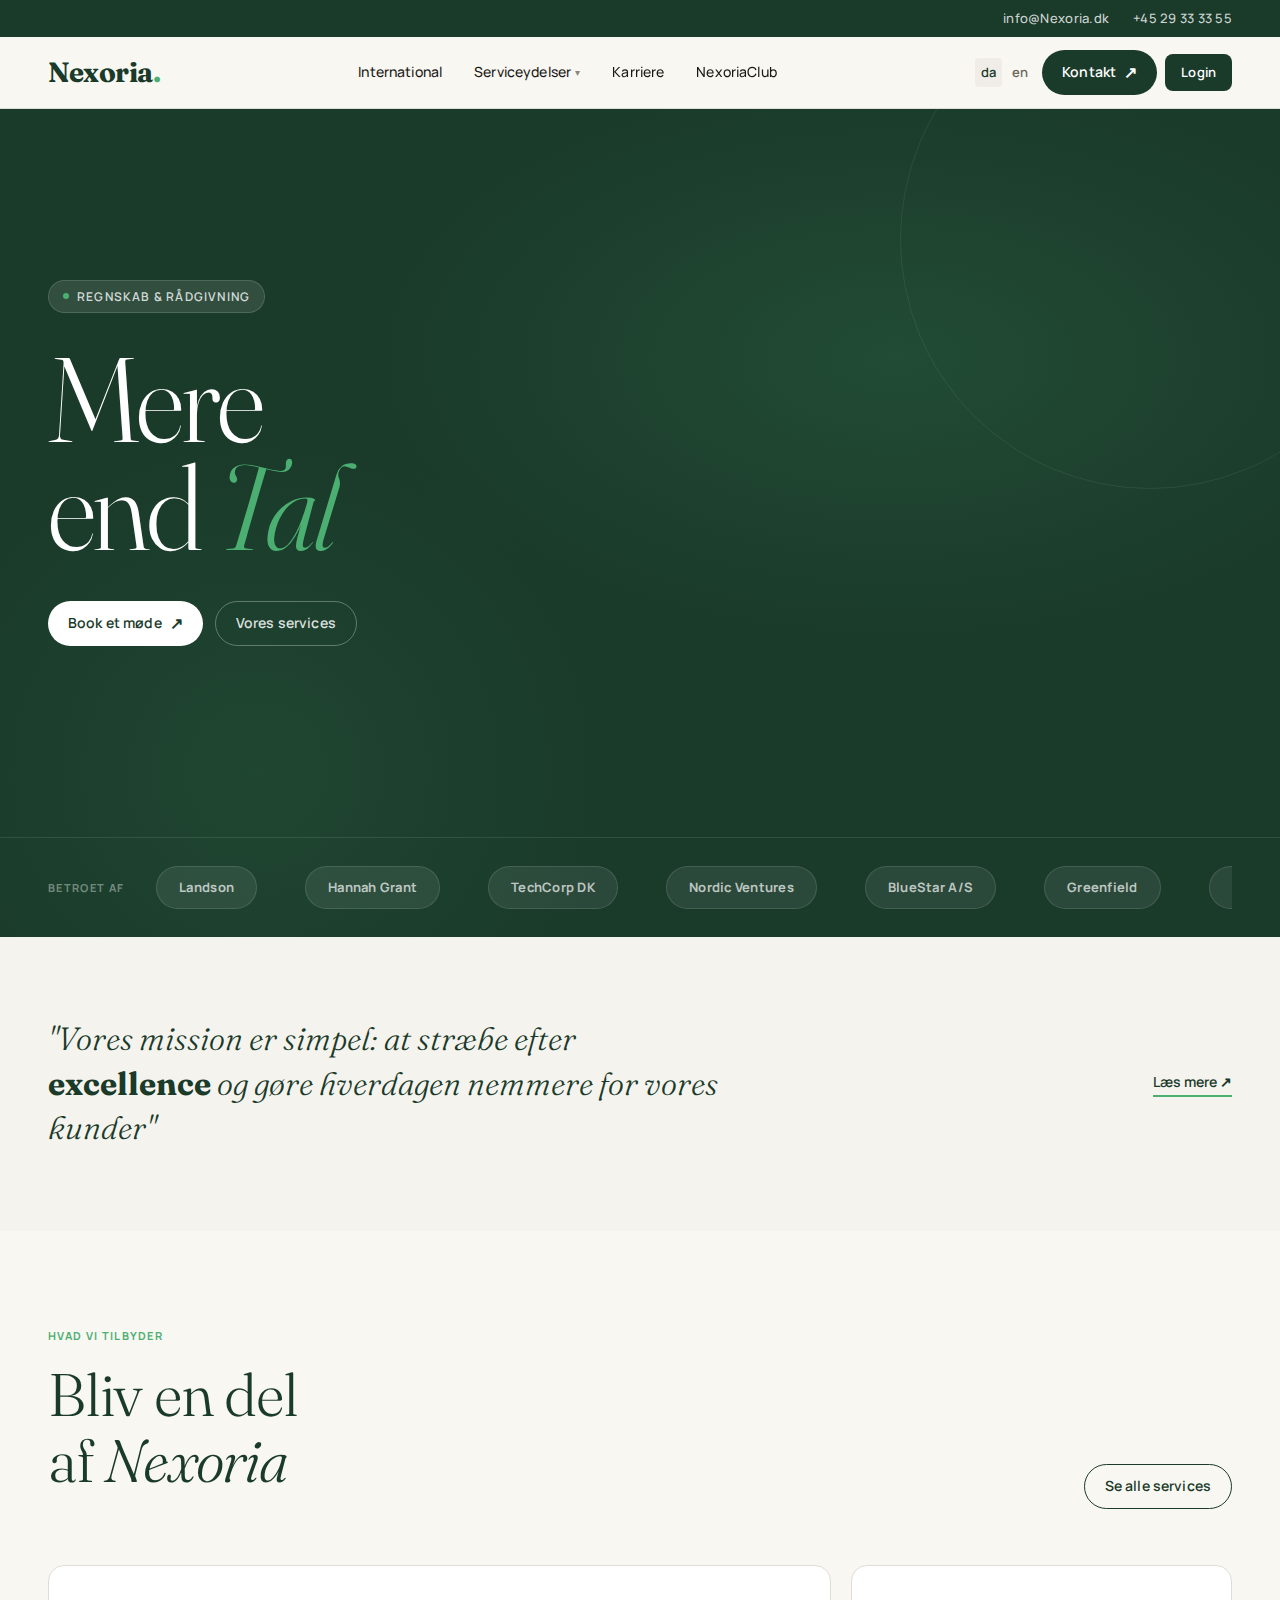
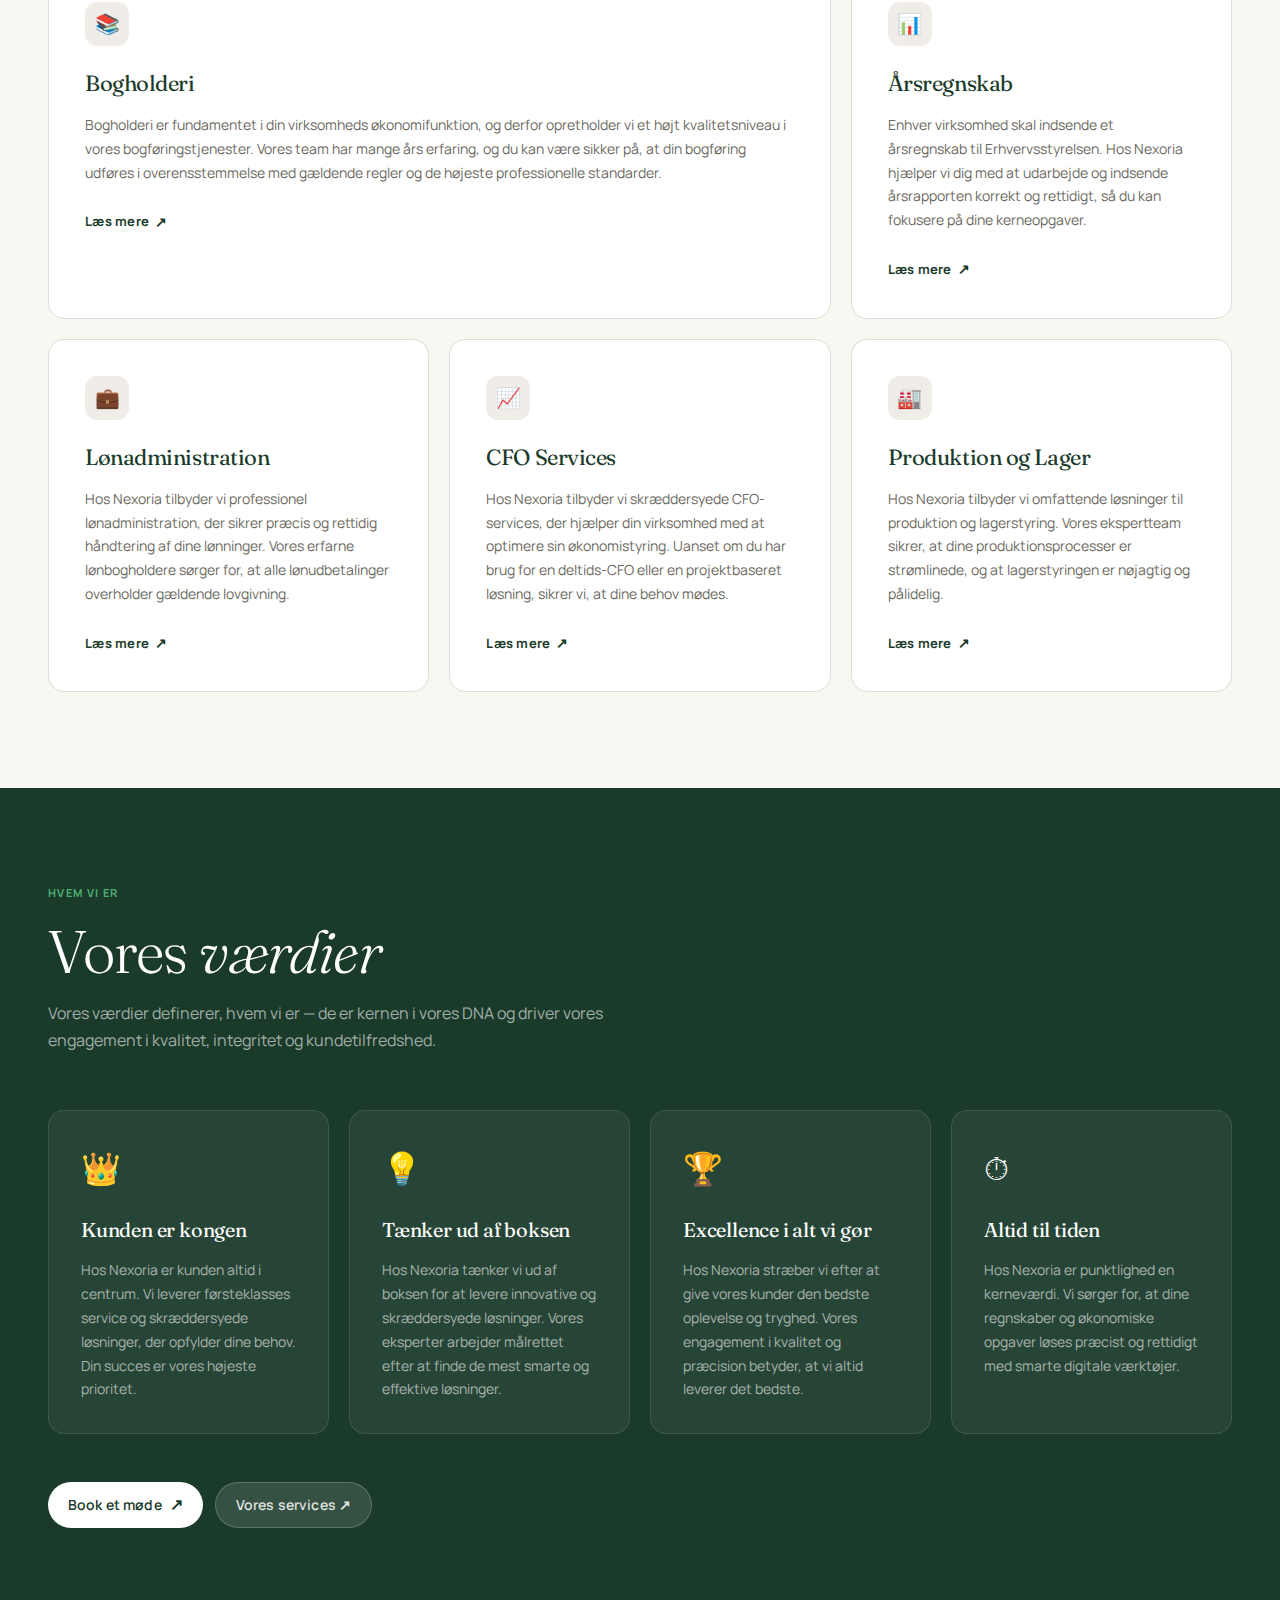
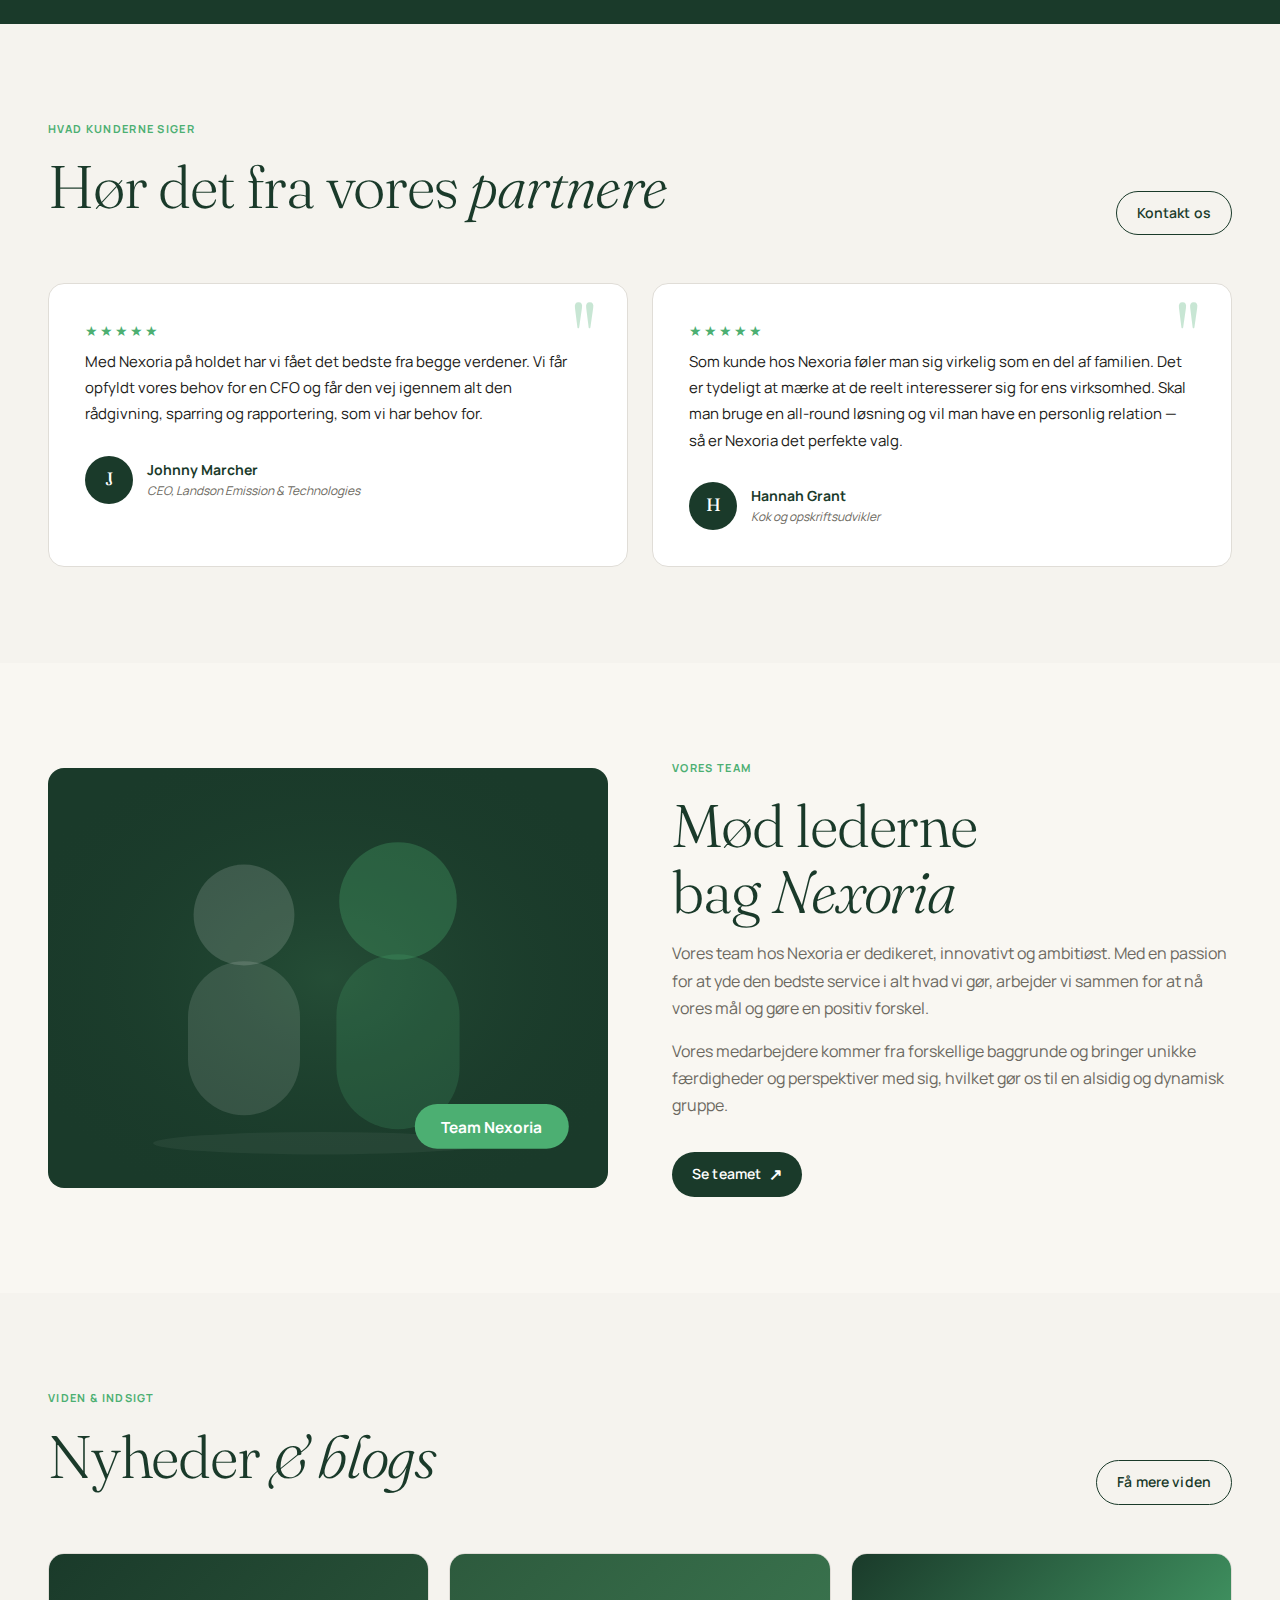
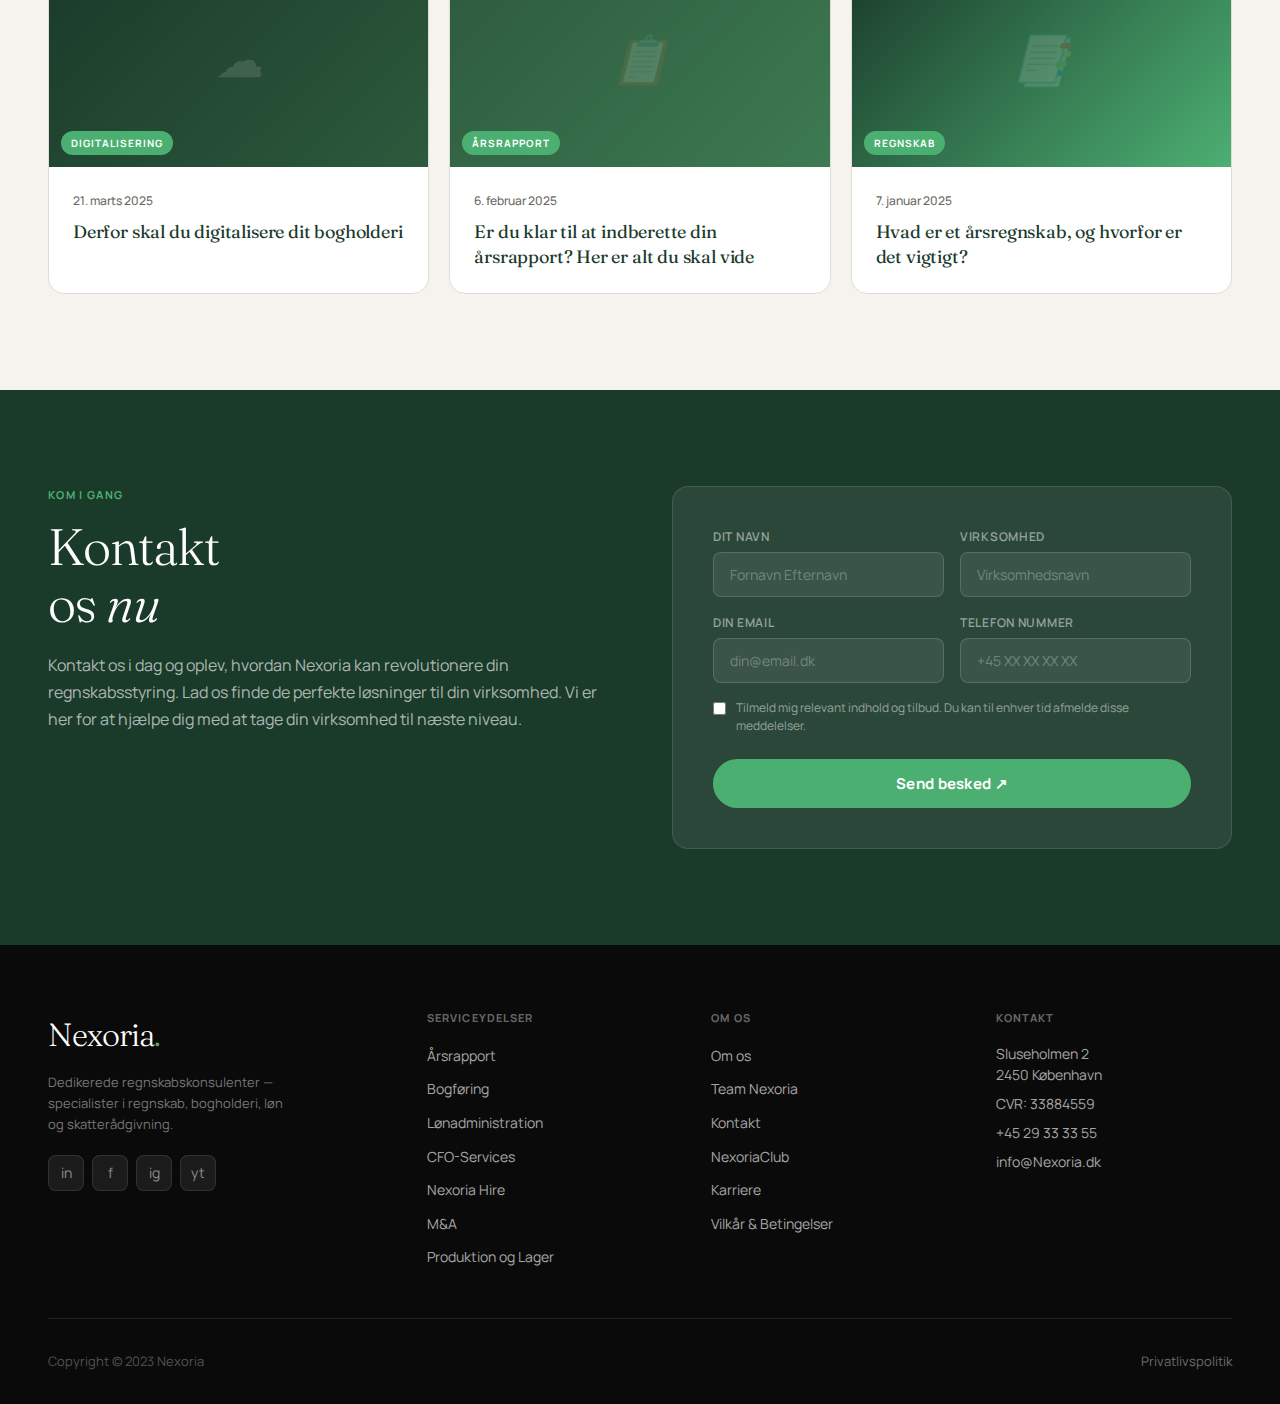
<file: Mockups/Nexoria/mockup-1.html>
<!DOCTYPE html>
<html lang="da">
<head>
<meta charset="UTF-8">
<meta name="viewport" content="width=device-width, initial-scale=1.0">
<title>Nexoria - Specialister i Regnskab, Bogholderi, Løn og Skatterådgivning</title>
<link rel="preconnect" href="https://fonts.googleapis.com">
<link rel="preconnect" href="https://fonts.gstatic.com" crossorigin>
<link href="https://fonts.googleapis.com/css2?family=Neue+Haas+Grotesk+Display+Pro:wght@400;500;600&family=DM+Sans:ital,opsz,wght@0,9..40,300;0,9..40,400;0,9..40,500;0,9..40,600;1,9..40,300&display=swap" rel="stylesheet">
<link href="https://fonts.googleapis.com/css2?family=Manrope:wght@300;400;500;600;700;800&family=Fraunces:ital,opsz,wght@0,9..144,300;0,9..144,400;0,9..144,700;1,9..144,300;1,9..144,400&display=swap" rel="stylesheet">

<style>
  *, *::before, *::after { box-sizing: border-box; margin: 0; padding: 0; }

  :root {
    --black: #0a0a0a;
    --white: #ffffff;
    --off-white: #f5f3ee;
    --cream: #f9f7f2;
    --green: #1a3a2a;
    --green-mid: #2d5a3d;
    --green-light: #3d7a52;
    --green-accent: #4CAF72;
    --gray-100: #f0ede8;
    --gray-200: #e0ddd7;
    --gray-400: #9a9690;
    --gray-600: #5a5650;
    --text: #1a1916;
    --text-muted: #6b6860;
    --font-display: 'Fraunces', serif;
    --font-body: 'Manrope', sans-serif;
    --radius: 16px;
    --radius-sm: 8px;
  }

  html { scroll-behavior: smooth; }

  body {
    font-family: var(--font-body);
    background: var(--cream);
    color: var(--text);
    line-height: 1.6;
    overflow-x: hidden;
  }

  /* ── TOP BAR ── */
  .topbar {
    background: var(--green);
    color: rgba(255,255,255,0.7);
    display: flex;
    justify-content: flex-end;
    align-items: center;
    gap: 24px;
    padding: 8px 48px;
    font-size: 13px;
    font-weight: 500;
    letter-spacing: 0.02em;
  }
  .topbar a { color: rgba(255,255,255,0.8); text-decoration: none; transition: color .2s; }
  .topbar a:hover { color: #fff; }

  /* ── NAVBAR ── */
  nav {
    position: sticky;
    top: 0;
    z-index: 100;
    background: var(--cream);
    border-bottom: 1px solid var(--gray-200);
    display: flex;
    align-items: center;
    justify-content: space-between;
    padding: 0 48px;
    height: 72px;
    backdrop-filter: blur(12px);
  }

  .nav-logo {
    font-family: var(--font-display);
    font-size: 28px;
    font-weight: 700;
    color: var(--green);
    text-decoration: none;
    letter-spacing: -0.5px;
  }
  .nav-logo span { color: var(--green-accent); }

  .nav-links {
    display: flex;
    align-items: center;
    gap: 4px;
    list-style: none;
  }
  .nav-links > li { position: relative; }
  .nav-links > li > a {
    display: flex;
    align-items: center;
    gap: 4px;
    padding: 8px 14px;
    font-size: 14px;
    font-weight: 500;
    color: var(--text);
    text-decoration: none;
    border-radius: var(--radius-sm);
    transition: background .2s, color .2s;
    letter-spacing: 0.01em;
  }
  .nav-links > li > a:hover { background: var(--gray-100); }
  .nav-links > li > a .chevron { font-size: 10px; opacity: 0.5; }

  /* Dropdown */
  .dropdown {
    position: absolute;
    top: calc(100% + 8px);
    left: 0;
    background: var(--white);
    border: 1px solid var(--gray-200);
    border-radius: var(--radius);
    padding: 8px;
    min-width: 220px;
    box-shadow: 0 12px 40px rgba(0,0,0,0.12);
    opacity: 0;
    pointer-events: none;
    transform: translateY(-8px);
    transition: opacity .2s, transform .2s;
  }
  .nav-links > li:hover .dropdown {
    opacity: 1;
    pointer-events: all;
    transform: translateY(0);
  }
  .dropdown-header {
    font-size: 10px;
    font-weight: 700;
    letter-spacing: 0.12em;
    text-transform: uppercase;
    color: var(--gray-400);
    padding: 8px 12px 4px;
  }
  .dropdown a {
    display: block;
    padding: 8px 12px;
    font-size: 14px;
    font-weight: 500;
    color: var(--text);
    text-decoration: none;
    border-radius: 8px;
    transition: background .15s;
  }
  .dropdown a:hover { background: var(--gray-100); }

  .nav-right {
    display: flex;
    align-items: center;
    gap: 8px;
  }
  .nav-lang {
    display: flex;
    align-items: center;
    gap: 4px;
    font-size: 13px;
    font-weight: 600;
  }
  .nav-lang a { color: var(--text-muted); text-decoration: none; padding: 4px 6px; border-radius: 4px; transition: background .2s; }
  .nav-lang a.active { color: var(--green); background: var(--gray-100); }
  .nav-lang a:hover { background: var(--gray-100); }

  .btn {
    display: inline-flex;
    align-items: center;
    gap: 8px;
    font-family: var(--font-body);
    font-size: 14px;
    font-weight: 600;
    padding: 10px 20px;
    border-radius: 100px;
    text-decoration: none;
    cursor: pointer;
    border: none;
    transition: all .22s cubic-bezier(.4,0,.2,1);
    letter-spacing: 0.01em;
  }
  .btn-primary {
    background: var(--green);
    color: var(--white);
  }
  .btn-primary:hover { background: var(--green-mid); transform: translateY(-1px); box-shadow: 0 6px 20px rgba(26,58,42,0.3); }

  .btn-outline {
    background: transparent;
    color: var(--green);
    border: 1.5px solid var(--green);
  }
  .btn-outline:hover { background: var(--green); color: white; }

  .btn-white {
    background: var(--white);
    color: var(--green);
  }
  .btn-white:hover { background: var(--cream); transform: translateY(-1px); }

  .btn-arrow::after { content: '↗'; font-size: 16px; }

  .btn-login {
    background: var(--green);
    color: white;
    border-radius: var(--radius-sm);
    padding: 8px 16px;
    font-size: 13px;
    font-weight: 600;
  }
  .btn-login:hover { background: var(--green-mid); }

  /* ── HERO ── */
  .hero {
    background: var(--green);
    color: var(--white);
    min-height: 92vh;
    display: grid;
    grid-template-rows: 1fr auto;
    position: relative;
    overflow: hidden;
  }

  .hero::before {
    content: '';
    position: absolute;
    inset: 0;
    background:
      radial-gradient(ellipse 60% 50% at 70% 30%, rgba(77,175,114,0.15) 0%, transparent 70%),
      radial-gradient(ellipse 40% 60% at 20% 80%, rgba(77,175,114,0.1) 0%, transparent 70%);
    pointer-events: none;
  }

  /* Decorative circles */
  .hero::after {
    content: '';
    position: absolute;
    right: -120px;
    top: -120px;
    width: 500px;
    height: 500px;
    border-radius: 50%;
    border: 1px solid rgba(255,255,255,0.07);
    pointer-events: none;
  }

  .hero-inner {
    position: relative;
    z-index: 1;
    display: flex;
    flex-direction: column;
    justify-content: center;
    align-items: flex-start;
    padding: 80px 48px 40px;
    max-width: 800px;
  }

  .hero-tag {
    display: inline-flex;
    align-items: center;
    gap: 8px;
    background: rgba(255,255,255,0.1);
    border: 1px solid rgba(255,255,255,0.15);
    color: rgba(255,255,255,0.8);
    font-size: 12px;
    font-weight: 600;
    letter-spacing: 0.1em;
    text-transform: uppercase;
    padding: 6px 14px;
    border-radius: 100px;
    margin-bottom: 32px;
  }
  .hero-tag .dot { width: 6px; height: 6px; border-radius: 50%; background: var(--green-accent); }

  .hero h1 {
    font-family: var(--font-display);
    font-size: clamp(64px, 10vw, 120px);
    font-weight: 300;
    line-height: 0.9;
    letter-spacing: -0.03em;
    margin-bottom: 40px;
    color: var(--white);
  }
  .hero h1 em {
    font-style: italic;
    color: var(--green-accent);
  }

  .hero-cta { display: flex; gap: 12px; flex-wrap: wrap; margin-bottom: 60px; }

  /* Trusted by logos */
  .trusted-strip {
    position: relative;
    z-index: 1;
    border-top: 1px solid rgba(255,255,255,0.1);
    padding: 28px 48px;
    display: flex;
    align-items: center;
    gap: 32px;
    overflow: hidden;
  }
  .trusted-label {
    font-size: 11px;
    font-weight: 700;
    letter-spacing: 0.12em;
    text-transform: uppercase;
    color: rgba(255,255,255,0.4);
    white-space: nowrap;
    flex-shrink: 0;
  }
  .logos-track-wrap { overflow: hidden; flex: 1; }
  .logos-track {
    display: flex;
    gap: 48px;
    align-items: center;
    animation: scroll-logos 22s linear infinite;
    width: max-content;
  }
  .logos-track:hover { animation-play-state: paused; }
  @keyframes scroll-logos {
    0% { transform: translateX(0); }
    100% { transform: translateX(-50%); }
  }
  .logo-pill {
    background: rgba(255,255,255,0.08);
    border: 1px solid rgba(255,255,255,0.12);
    border-radius: 100px;
    padding: 10px 22px;
    font-size: 13px;
    font-weight: 700;
    color: rgba(255,255,255,0.7);
    white-space: nowrap;
    letter-spacing: 0.02em;
  }

  /* ── MISSION QUOTE ── */
  .mission {
    background: var(--off-white);
    padding: 80px 48px;
    display: flex;
    align-items: center;
    justify-content: space-between;
    gap: 40px;
  }
  .mission-quote {
    font-family: var(--font-display);
    font-size: clamp(20px, 2.5vw, 32px);
    font-style: italic;
    font-weight: 300;
    line-height: 1.4;
    color: var(--green);
    max-width: 680px;
  }
  .mission-quote strong { font-style: normal; font-weight: 700; }
  .mission-link {
    display: inline-flex;
    align-items: center;
    gap: 8px;
    font-size: 14px;
    font-weight: 600;
    color: var(--green);
    text-decoration: none;
    white-space: nowrap;
    border-bottom: 2px solid var(--green-accent);
    padding-bottom: 2px;
  }
  .mission-link:hover { color: var(--green-accent); }

  /* ── SECTION GENERIC ── */
  section { padding: 96px 48px; }
  .section-label {
    font-size: 11px;
    font-weight: 700;
    letter-spacing: 0.12em;
    text-transform: uppercase;
    color: var(--green-accent);
    margin-bottom: 16px;
  }
  .section-title {
    font-family: var(--font-display);
    font-size: clamp(36px, 5vw, 60px);
    font-weight: 300;
    line-height: 1.1;
    letter-spacing: -0.02em;
    color: var(--green);
    margin-bottom: 16px;
  }
  .section-title em { font-style: italic; }
  .section-sub {
    font-size: 16px;
    color: var(--text-muted);
    max-width: 560px;
    line-height: 1.7;
  }

  /* ── SERVICES ── */
  .services { background: var(--cream); }

  .services-header {
    display: flex;
    justify-content: space-between;
    align-items: flex-end;
    margin-bottom: 56px;
    gap: 24px;
  }

  .services-grid {
    display: grid;
    grid-template-columns: repeat(3, 1fr);
    gap: 20px;
  }
  .services-grid .card:first-child { grid-column: span 2; }

  .card {
    background: var(--white);
    border: 1px solid var(--gray-200);
    border-radius: var(--radius);
    padding: 36px;
    transition: box-shadow .25s, transform .25s, border-color .25s;
    position: relative;
    overflow: hidden;
  }
  .card::before {
    content: '';
    position: absolute;
    bottom: 0; left: 0; right: 0;
    height: 3px;
    background: linear-gradient(90deg, var(--green), var(--green-accent));
    transform: scaleX(0);
    transform-origin: left;
    transition: transform .3s cubic-bezier(.4,0,.2,1);
  }
  .card:hover { box-shadow: 0 12px 48px rgba(26,58,42,0.1); transform: translateY(-3px); border-color: transparent; }
  .card:hover::before { transform: scaleX(1); }

  .card-icon {
    width: 44px;
    height: 44px;
    border-radius: 12px;
    background: var(--gray-100);
    display: flex;
    align-items: center;
    justify-content: center;
    font-size: 20px;
    margin-bottom: 20px;
  }
  .card h3 {
    font-family: var(--font-display);
    font-size: 22px;
    font-weight: 400;
    color: var(--green);
    margin-bottom: 12px;
    letter-spacing: -0.02em;
  }
  .card p {
    font-size: 14px;
    color: var(--text-muted);
    line-height: 1.7;
    margin-bottom: 24px;
  }
  .card-link {
    display: inline-flex;
    align-items: center;
    gap: 6px;
    font-size: 13px;
    font-weight: 700;
    color: var(--green);
    text-decoration: none;
    letter-spacing: 0.02em;
    transition: gap .2s;
  }
  .card-link:hover { gap: 10px; }
  .card-link::after { content: '↗'; font-size: 14px; }

  /* ── VALUES ── */
  .values { background: var(--green); color: var(--white); }
  .values .section-title { color: var(--white); }
  .values .section-sub { color: rgba(255,255,255,0.6); }
  .values .section-label { color: var(--green-accent); }

  .values-grid {
    display: grid;
    grid-template-columns: repeat(4, 1fr);
    gap: 20px;
    margin-top: 56px;
  }
  .value-card {
    background: rgba(255,255,255,0.06);
    border: 1px solid rgba(255,255,255,0.1);
    border-radius: var(--radius);
    padding: 32px;
    transition: background .25s, transform .25s;
  }
  .value-card:hover { background: rgba(255,255,255,0.1); transform: translateY(-4px); }
  .value-icon {
    font-size: 32px;
    margin-bottom: 20px;
    display: block;
  }
  .value-card h3 {
    font-family: var(--font-display);
    font-size: 20px;
    font-weight: 400;
    color: var(--white);
    margin-bottom: 12px;
    letter-spacing: -0.01em;
  }
  .value-card p {
    font-size: 14px;
    color: rgba(255,255,255,0.6);
    line-height: 1.7;
  }

  .values-cta {
    display: flex;
    gap: 12px;
    margin-top: 48px;
    flex-wrap: wrap;
  }

  /* ── TESTIMONIALS ── */
  .testimonials { background: var(--off-white); }
  .testimonials-header {
    display: flex;
    justify-content: space-between;
    align-items: flex-end;
    margin-bottom: 48px;
    gap: 24px;
  }
  .testimonials-grid {
    display: grid;
    grid-template-columns: repeat(2, 1fr);
    gap: 24px;
  }
  .testimonial-card {
    background: var(--white);
    border: 1px solid var(--gray-200);
    border-radius: var(--radius);
    padding: 36px;
    position: relative;
  }
  .quote-mark {
    font-family: var(--font-display);
    font-size: 80px;
    line-height: 0.7;
    color: var(--green-accent);
    opacity: 0.3;
    position: absolute;
    top: 24px;
    right: 32px;
  }
  .testimonial-text {
    font-size: 15px;
    line-height: 1.75;
    color: var(--text);
    margin-bottom: 28px;
    font-weight: 400;
  }
  .testimonial-author {
    display: flex;
    align-items: center;
    gap: 14px;
  }
  .author-avatar {
    width: 48px;
    height: 48px;
    border-radius: 50%;
    background: var(--green);
    display: flex;
    align-items: center;
    justify-content: center;
    font-family: var(--font-display);
    font-size: 18px;
    color: white;
    font-weight: 400;
    flex-shrink: 0;
    overflow: hidden;
  }
  .author-avatar img { width: 100%; height: 100%; object-fit: cover; }
  .author-name { font-size: 14px; font-weight: 700; color: var(--green); }
  .author-role { font-size: 12px; color: var(--text-muted); font-style: italic; }
  .stars { color: var(--green-accent); font-size: 14px; letter-spacing: 2px; margin-bottom: 6px; }

  /* ── TEAM ── */
  .team { background: var(--cream); }
  .team-inner {
    display: grid;
    grid-template-columns: 1fr 1fr;
    gap: 64px;
    align-items: center;
  }
  .team-image {
    background: var(--green);
    border-radius: var(--radius);
    aspect-ratio: 4/3;
    position: relative;
    overflow: hidden;
    display: flex;
    align-items: center;
    justify-content: center;
  }
  .team-illustration {
    width: 80%;
    height: 80%;
    display: flex;
    align-items: flex-end;
    justify-content: center;
    gap: 20px;
  }
  .team-person {
    width: 90px;
    height: 130px;
    background: rgba(255,255,255,0.15);
    border-radius: 60px 60px 20px 20px;
    position: relative;
    display: flex;
    flex-direction: column;
    align-items: center;
  }
  .team-person::before {
    content: '';
    position: absolute;
    top: -30px;
    width: 50px;
    height: 50px;
    border-radius: 50%;
    background: rgba(255,255,255,0.2);
  }
  .team-person:nth-child(2) { height: 150px; background: rgba(77,175,114,0.3); }
  .team-badge {
    position: absolute;
    bottom: 24px;
    right: 24px;
    background: var(--green-accent);
    color: white;
    border-radius: 100px;
    padding: 8px 18px;
    font-size: 12px;
    font-weight: 700;
    letter-spacing: 0.05em;
  }

  /* ── BLOG ── */
  .blog { background: var(--off-white); }
  .blog-header {
    display: flex;
    justify-content: space-between;
    align-items: flex-end;
    margin-bottom: 48px;
    gap: 24px;
  }
  .blog-grid {
    display: grid;
    grid-template-columns: repeat(3, 1fr);
    gap: 20px;
  }
  .blog-card {
    background: var(--white);
    border: 1px solid var(--gray-200);
    border-radius: var(--radius);
    overflow: hidden;
    text-decoration: none;
    color: inherit;
    transition: transform .25s, box-shadow .25s;
    display: flex;
    flex-direction: column;
  }
  .blog-card:hover { transform: translateY(-4px); box-shadow: 0 12px 40px rgba(26,58,42,0.1); }
  .blog-thumb {
    aspect-ratio: 16/9;
    background: var(--green);
    position: relative;
    overflow: hidden;
    display: flex;
    align-items: center;
    justify-content: center;
  }
  .blog-thumb-inner {
    font-family: var(--font-display);
    font-size: 48px;
    color: rgba(255,255,255,0.15);
    font-style: italic;
  }
  .blog-thumb .blog-tag {
    position: absolute;
    bottom: 12px;
    left: 12px;
    background: var(--green-accent);
    color: white;
    font-size: 10px;
    font-weight: 700;
    letter-spacing: 0.1em;
    text-transform: uppercase;
    padding: 4px 10px;
    border-radius: 100px;
  }
  .blog-body { padding: 24px; flex: 1; display: flex; flex-direction: column; }
  .blog-date { font-size: 12px; color: var(--text-muted); font-weight: 500; margin-bottom: 10px; }
  .blog-title { font-family: var(--font-display); font-size: 18px; font-weight: 400; color: var(--green); line-height: 1.35; letter-spacing: -0.01em; }

  /* ── CTA SECTION ── */
  .cta-section {
    background: var(--green);
    padding: 96px 48px;
    display: grid;
    grid-template-columns: 1fr 1fr;
    gap: 64px;
    align-items: start;
  }
  .cta-left .section-title { color: var(--white); }
  .cta-left .section-label { color: var(--green-accent); }
  .cta-left p { color: rgba(255,255,255,0.65); font-size: 16px; line-height: 1.7; margin-top: 20px; }

  .cta-form {
    background: rgba(255,255,255,0.07);
    border: 1px solid rgba(255,255,255,0.12);
    border-radius: var(--radius);
    padding: 40px;
  }
  .form-row { margin-bottom: 16px; }
  .form-row label {
    display: block;
    font-size: 12px;
    font-weight: 600;
    letter-spacing: 0.06em;
    text-transform: uppercase;
    color: rgba(255,255,255,0.5);
    margin-bottom: 6px;
  }
  .form-row input {
    width: 100%;
    padding: 12px 16px;
    background: rgba(255,255,255,0.08);
    border: 1px solid rgba(255,255,255,0.15);
    border-radius: var(--radius-sm);
    color: white;
    font-family: var(--font-body);
    font-size: 14px;
    outline: none;
    transition: border-color .2s, background .2s;
  }
  .form-row input::placeholder { color: rgba(255,255,255,0.3); }
  .form-row input:focus { border-color: var(--green-accent); background: rgba(255,255,255,0.12); }
  .form-grid { display: grid; grid-template-columns: 1fr 1fr; gap: 16px; }

  .checkbox-row {
    display: flex;
    align-items: flex-start;
    gap: 10px;
    margin-bottom: 24px;
  }
  .checkbox-row input[type="checkbox"] { margin-top: 3px; accent-color: var(--green-accent); flex-shrink: 0; }
  .checkbox-row label {
    font-size: 12px;
    color: rgba(255,255,255,0.5);
    line-height: 1.5;
    text-transform: none;
    letter-spacing: 0;
  }

  .btn-submit {
    width: 100%;
    background: var(--green-accent);
    color: white;
    padding: 14px;
    font-size: 15px;
    font-weight: 700;
    border: none;
    border-radius: 100px;
    cursor: pointer;
    font-family: var(--font-body);
    transition: background .2s, transform .2s;
    letter-spacing: 0.02em;
  }
  .btn-submit:hover { background: #3d9a60; transform: translateY(-1px); }

  /* ── FOOTER ── */
  footer {
    background: var(--black);
    color: rgba(255,255,255,0.7);
    padding: 64px 48px 32px;
  }
  .footer-top {
    display: grid;
    grid-template-columns: 1.4fr 1fr 1fr 1fr;
    gap: 48px;
    padding-bottom: 48px;
    border-bottom: 1px solid rgba(255,255,255,0.1);
    margin-bottom: 32px;
  }
  .footer-brand .logo {
    font-family: var(--font-display);
    font-size: 32px;
    font-weight: 300;
    color: var(--white);
    letter-spacing: -0.03em;
    display: block;
    margin-bottom: 12px;
  }
  .footer-brand .logo span { color: var(--green-accent); }
  .footer-brand p { font-size: 13px; line-height: 1.6; max-width: 240px; color: rgba(255,255,255,0.45); }
  .footer-col h4 {
    font-size: 11px;
    font-weight: 700;
    letter-spacing: 0.1em;
    text-transform: uppercase;
    color: rgba(255,255,255,0.4);
    margin-bottom: 16px;
  }
  .footer-col ul { list-style: none; display: flex; flex-direction: column; gap: 8px; }
  .footer-col ul a {
    font-size: 14px;
    color: rgba(255,255,255,0.65);
    text-decoration: none;
    transition: color .2s;
  }
  .footer-col ul a:hover { color: var(--white); }
  .footer-contact-item {
    font-size: 14px;
    color: rgba(255,255,255,0.65);
    margin-bottom: 8px;
    line-height: 1.5;
  }
  .footer-contact-item a {
    color: rgba(255,255,255,0.65);
    text-decoration: none;
    transition: color .2s;
  }
  .footer-contact-item a:hover { color: white; }

  .footer-bottom {
    display: flex;
    justify-content: space-between;
    align-items: center;
    gap: 16px;
    font-size: 13px;
    color: rgba(255,255,255,0.3);
  }
  .footer-bottom a { color: rgba(255,255,255,0.4); text-decoration: none; transition: color .2s; }
  .footer-bottom a:hover { color: rgba(255,255,255,0.8); }

  .social-links { display: flex; gap: 8px; }
  .social-link {
    width: 36px; height: 36px;
    border-radius: 8px;
    background: rgba(255,255,255,0.07);
    border: 1px solid rgba(255,255,255,0.1);
    display: flex; align-items: center; justify-content: center;
    color: rgba(255,255,255,0.5);
    text-decoration: none;
    font-size: 14px;
    transition: background .2s, color .2s;
  }
  .social-link:hover { background: var(--green-mid); color: white; }

  /* ── ANIMATIONS ── */
  @keyframes fadeUp {
    from { opacity: 0; transform: translateY(24px); }
    to { opacity: 1; transform: translateY(0); }
  }
  .fade-up { animation: fadeUp .7s cubic-bezier(.4,0,.2,1) both; }
  .fade-up-1 { animation-delay: .1s; }
  .fade-up-2 { animation-delay: .2s; }
  .fade-up-3 { animation-delay: .3s; }
  .fade-up-4 { animation-delay: .4s; }

  /* ── RESPONSIVE BASICS ── */
  @media (max-width: 900px) {
    nav { padding: 0 20px; }
    .nav-links { display: none; }
    section, .hero-inner, .trusted-strip { padding-left: 20px; padding-right: 20px; }
    .services-grid { grid-template-columns: 1fr; }
    .services-grid .card:first-child { grid-column: span 1; }
    .values-grid { grid-template-columns: 1fr 1fr; }
    .testimonials-grid { grid-template-columns: 1fr; }
    .team-inner { grid-template-columns: 1fr; }
    .blog-grid { grid-template-columns: 1fr; }
    .cta-section { grid-template-columns: 1fr; }
    .footer-top { grid-template-columns: 1fr 1fr; }
    .mission { flex-direction: column; }
  }
</style>
</head>
<body>

<!-- TOP BAR -->
<div class="topbar">
  <a href="mailto:info@Nexoria.dk">info@Nexoria.dk</a>
  <a href="tel:+4529333355">+45 29 33 33 55</a>
</div>

<!-- NAVBAR -->
<nav>
  <a href="#" class="nav-logo">Nexoria<span>.</span></a>

  <ul class="nav-links">
    <li><a href="#">International</a></li>
    <li>
      <a href="#services">Serviceydelser <span class="chevron">▾</span></a>
      <div class="dropdown">
        <div class="dropdown-header">Serviceydelser</div>
        <a href="#">Alle serviceydelser</a>
        <a href="#">Årsregnskab</a>
        <a href="#">Bogholderi</a>
        <a href="#">Lønadministration</a>
        <a href="#">CFO-Services</a>
        <a href="#">Outsourcing</a>
        <a href="#">Nexoria Hire</a>
        <a href="#">Skatterådgivning</a>
        <a href="#">M&A</a>
        <a href="#">Produktion og Lager</a>
      </div>
    </li>
    <li><a href="#">Karriere</a></li>
    <li><a href="#">NexoriaClub</a></li>
  </ul>

  <div class="nav-right">
    <div class="nav-lang">
      <a href="#" class="active">da</a>
      <a href="#">en</a>
    </div>
    <a href="#kontakt" class="btn btn-primary btn-arrow">Kontakt</a>
    <a href="#" class="btn btn-login">Login</a>
  </div>
</nav>

<!-- HERO -->
<section class="hero" style="padding:0;">
  <div class="hero-inner">
    <div class="hero-tag fade-up"><span class="dot"></span>Regnskab & Rådgivning</div>
    <h1 class="fade-up fade-up-1">Mere<br>end <em>Tal</em></h1>
    <div class="hero-cta fade-up fade-up-2">
      <a href="#kontakt" class="btn btn-white btn-arrow">Book et møde</a>
      <a href="#services" class="btn btn-outline" style="border-color:rgba(255,255,255,0.3);color:rgba(255,255,255,0.85);">Vores services</a>
    </div>
  </div>

  <div class="trusted-strip fade-up fade-up-3">
    <span class="trusted-label">Betroet af</span>
    <div class="logos-track-wrap">
      <div class="logos-track">
        <div class="logo-pill">Landson</div>
        <div class="logo-pill">Hannah Grant</div>
        <div class="logo-pill">TechCorp DK</div>
        <div class="logo-pill">Nordic Ventures</div>
        <div class="logo-pill">BlueStar A/S</div>
        <div class="logo-pill">Greenfield</div>
        <div class="logo-pill">Alpha Group</div>
        <!-- duplicate for infinite loop -->
        <div class="logo-pill">Landson</div>
        <div class="logo-pill">Hannah Grant</div>
        <div class="logo-pill">TechCorp DK</div>
        <div class="logo-pill">Nordic Ventures</div>
        <div class="logo-pill">BlueStar A/S</div>
        <div class="logo-pill">Greenfield</div>
        <div class="logo-pill">Alpha Group</div>
      </div>
    </div>
  </div>
</section>

<!-- MISSION -->
<div class="mission">
  <p class="mission-quote">
    "Vores mission er simpel: at stræbe efter <strong>excellence</strong> og gøre hverdagen nemmere for vores kunder"
  </p>
  <a href="#services" class="mission-link">Læs mere ↗</a>
</div>

<!-- SERVICES -->
<section class="services" id="services">
  <div class="services-header">
    <div>
      <div class="section-label">Hvad vi tilbyder</div>
      <h2 class="section-title">Bliv en del<br>af <em>Nexoria</em></h2>
    </div>
    <a href="#services" class="btn btn-outline">Se alle services</a>
  </div>

  <div class="services-grid">
    <div class="card">
      <div class="card-icon">📚</div>
      <h3>Bogholderi</h3>
      <p>Bogholderi er fundamentet i din virksomheds økonomifunktion, og derfor opretholder vi et højt kvalitetsniveau i vores bogføringstjenester. Vores team har mange års erfaring, og du kan være sikker på, at din bogføring udføres i overensstemmelse med gældende regler og de højeste professionelle standarder.</p>
      <a href="#" class="card-link">Læs mere</a>
    </div>
    <div class="card">
      <div class="card-icon">📊</div>
      <h3>Årsregnskab</h3>
      <p>Enhver virksomhed skal indsende et årsregnskab til Erhvervsstyrelsen. Hos Nexoria hjælper vi dig med at udarbejde og indsende årsrapporten korrekt og rettidigt, så du kan fokusere på dine kerneopgaver.</p>
      <a href="#" class="card-link">Læs mere</a>
    </div>
    <div class="card">
      <div class="card-icon">💼</div>
      <h3>Lønadministration</h3>
      <p>Hos Nexoria tilbyder vi professionel lønadministration, der sikrer præcis og rettidig håndtering af dine lønninger. Vores erfarne lønbogholdere sørger for, at alle lønudbetalinger overholder gældende lovgivning.</p>
      <a href="#" class="card-link">Læs mere</a>
    </div>
    <div class="card">
      <div class="card-icon">📈</div>
      <h3>CFO Services</h3>
      <p>Hos Nexoria tilbyder vi skræddersyede CFO-services, der hjælper din virksomhed med at optimere sin økonomistyring. Uanset om du har brug for en deltids-CFO eller en projektbaseret løsning, sikrer vi, at dine behov mødes.</p>
      <a href="#" class="card-link">Læs mere</a>
    </div>
    <div class="card">
      <div class="card-icon">🏭</div>
      <h3>Produktion og Lager</h3>
      <p>Hos Nexoria tilbyder vi omfattende løsninger til produktion og lagerstyring. Vores ekspertteam sikrer, at dine produktionsprocesser er strømlinede, og at lagerstyringen er nøjagtig og pålidelig.</p>
      <a href="#" class="card-link">Læs mere</a>
    </div>
  </div>
</section>

<!-- VALUES -->
<section class="values">
  <div class="section-label">Hvem vi er</div>
  <h2 class="section-title" style="max-width:500px;">Vores <em>værdier</em></h2>
  <p class="section-sub">Vores værdier definerer, hvem vi er — de er kernen i vores DNA og driver vores engagement i kvalitet, integritet og kundetilfredshed.</p>

  <div class="values-grid">
    <div class="value-card">
      <span class="value-icon">👑</span>
      <h3>Kunden er kongen</h3>
      <p>Hos Nexoria er kunden altid i centrum. Vi leverer førsteklasses service og skræddersyede løsninger, der opfylder dine behov. Din succes er vores højeste prioritet.</p>
    </div>
    <div class="value-card">
      <span class="value-icon">💡</span>
      <h3>Tænker ud af boksen</h3>
      <p>Hos Nexoria tænker vi ud af boksen for at levere innovative og skræddersyede løsninger. Vores eksperter arbejder målrettet efter at finde de mest smarte og effektive løsninger.</p>
    </div>
    <div class="value-card">
      <span class="value-icon">🏆</span>
      <h3>Excellence i alt vi gør</h3>
      <p>Hos Nexoria stræber vi efter at give vores kunder den bedste oplevelse og tryghed. Vores engagement i kvalitet og præcision betyder, at vi altid leverer det bedste.</p>
    </div>
    <div class="value-card">
      <span class="value-icon">⏱</span>
      <h3>Altid til tiden</h3>
      <p>Hos Nexoria er punktlighed en kerneværdi. Vi sørger for, at dine regnskaber og økonomiske opgaver løses præcist og rettidigt med smarte digitale værktøjer.</p>
    </div>
  </div>

  <div class="values-cta">
    <a href="#kontakt" class="btn btn-white btn-arrow">Book et møde</a>
    <a href="#services" class="btn" style="background:rgba(255,255,255,0.12);color:rgba(255,255,255,0.85);border:1px solid rgba(255,255,255,0.2);">Vores services ↗</a>
  </div>
</section>

<!-- TESTIMONIALS -->
<section class="testimonials">
  <div class="testimonials-header">
    <div>
      <div class="section-label">Hvad kunderne siger</div>
      <h2 class="section-title">Hør det fra vores <em>partnere</em></h2>
    </div>
    <a href="#kontakt" class="btn btn-outline">Kontakt os</a>
  </div>

  <div class="testimonials-grid">
    <div class="testimonial-card">
      <div class="quote-mark">"</div>
      <div class="stars">★★★★★</div>
      <p class="testimonial-text">Med Nexoria på holdet har vi fået det bedste fra begge verdener. Vi får opfyldt vores behov for en CFO og får den vej igennem alt den rådgivning, sparring og rapportering, som vi har behov for.</p>
      <div class="testimonial-author">
        <div class="author-avatar">J</div>
        <div>
          <div class="author-name">Johnny Marcher</div>
          <div class="author-role">CEO, Landson Emission &amp; Technologies</div>
        </div>
      </div>
    </div>
    <div class="testimonial-card">
      <div class="quote-mark">"</div>
      <div class="stars">★★★★★</div>
      <p class="testimonial-text">Som kunde hos Nexoria føler man sig virkelig som en del af familien. Det er tydeligt at mærke at de reelt interesserer sig for ens virksomhed. Skal man bruge en all-round løsning og vil man have en personlig relation — så er Nexoria det perfekte valg.</p>
      <div class="testimonial-author">
        <div class="author-avatar">H</div>
        <div>
          <div class="author-name">Hannah Grant</div>
          <div class="author-role">Kok og opskriftsudvikler</div>
        </div>
      </div>
    </div>
  </div>
</section>

<!-- TEAM -->
<section class="team" id="team">
  <div class="team-inner">
    <div class="team-image">
      <!-- SVG illustration of two team members -->
      <svg viewBox="0 0 400 300" xmlns="http://www.w3.org/2000/svg" width="100%">
        <defs>
          <radialGradient id="bg-grad" cx="50%" cy="50%" r="60%">
            <stop offset="0%" stop-color="#3d7a52" stop-opacity="0.3"/>
            <stop offset="100%" stop-color="#1a3a2a" stop-opacity="0"/>
          </radialGradient>
        </defs>
        <rect width="400" height="300" fill="url(#bg-grad)"/>
        <!-- Person 1 -->
        <circle cx="140" cy="105" r="36" fill="rgba(255,255,255,0.15)"/>
        <rect x="100" y="138" width="80" height="110" rx="40" fill="rgba(255,255,255,0.12)"/>
        <!-- Person 2 (taller) -->
        <circle cx="250" cy="95" r="42" fill="rgba(77,175,114,0.3)"/>
        <rect x="206" y="133" width="88" height="125" rx="44" fill="rgba(77,175,114,0.2)"/>
        <!-- Ground -->
        <ellipse cx="195" cy="268" rx="120" ry="8" fill="rgba(255,255,255,0.05)"/>
        <!-- Badge -->
        <rect x="262" y="240" width="110" height="32" rx="16" fill="#4CAF72"/>
        <text x="317" y="261" text-anchor="middle" font-family="Manrope,sans-serif" font-size="11" font-weight="700" fill="white">Team Nexoria</text>
      </svg>
    </div>
    <div>
      <div class="section-label">Vores team</div>
      <h2 class="section-title">Mød lederne<br>bag <em>Nexoria</em></h2>
      <p class="section-sub">Vores team hos Nexoria er dedikeret, innovativt og ambitiøst. Med en passion for at yde den bedste service i alt hvad vi gør, arbejder vi sammen for at nå vores mål og gøre en positiv forskel.</p>
      <p class="section-sub" style="margin-top:16px;">Vores medarbejdere kommer fra forskellige baggrunde og bringer unikke færdigheder og perspektiver med sig, hvilket gør os til en alsidig og dynamisk gruppe.</p>
      <a href="#team" class="btn btn-primary btn-arrow" style="margin-top:32px;">Se teamet</a>
    </div>
  </div>
</section>

<!-- BLOG -->
<section class="blog" id="blog">
  <div class="blog-header">
    <div>
      <div class="section-label">Viden & Indsigt</div>
      <h2 class="section-title">Nyheder <em>&amp; blogs</em></h2>
    </div>
    <a href="#blog" class="btn btn-outline">Få mere viden</a>
  </div>

  <div class="blog-grid">
    <a href="#" class="blog-card">
      <div class="blog-thumb" style="background:linear-gradient(135deg,#1a3a2a,#2d5a3d);">
        <div class="blog-thumb-inner">☁</div>
        <span class="blog-tag">Digitalisering</span>
      </div>
      <div class="blog-body">
        <div class="blog-date">21. marts 2025</div>
        <div class="blog-title">Derfor skal du digitalisere dit bogholderi</div>
      </div>
    </a>
    <a href="#" class="blog-card">
      <div class="blog-thumb" style="background:linear-gradient(135deg,#2d5a3d,#3d7a52);">
        <div class="blog-thumb-inner">📋</div>
        <span class="blog-tag">Årsrapport</span>
      </div>
      <div class="blog-body">
        <div class="blog-date">6. februar 2025</div>
        <div class="blog-title">Er du klar til at indberette din årsrapport? Her er alt du skal vide</div>
      </div>
    </a>
    <a href="#" class="blog-card">
      <div class="blog-thumb" style="background:linear-gradient(135deg,#1a3a2a,#4CAF72);">
        <div class="blog-thumb-inner">📑</div>
        <span class="blog-tag">Regnskab</span>
      </div>
      <div class="blog-body">
        <div class="blog-date">7. januar 2025</div>
        <div class="blog-title">Hvad er et årsregnskab, og hvorfor er det vigtigt?</div>
      </div>
    </a>
  </div>
</section>

<!-- CTA / CONTACT FORM -->
<div class="cta-section">
  <div class="cta-left">
    <div class="section-label">Kom i gang</div>
    <h2 class="section-title" style="font-size:clamp(32px,4vw,52px);">Kontakt<br>os <em>nu</em></h2>
    <p>Kontakt os i dag og oplev, hvordan Nexoria kan revolutionere din regnskabsstyring. Lad os finde de perfekte løsninger til din virksomhed. Vi er her for at hjælpe dig med at tage din virksomhed til næste niveau.</p>
  </div>
  <div class="cta-form">
    <div class="form-grid">
      <div class="form-row">
        <label>Dit navn</label>
        <input type="text" placeholder="Fornavn Efternavn">
      </div>
      <div class="form-row">
        <label>Virksomhed</label>
        <input type="text" placeholder="Virksomhedsnavn">
      </div>
    </div>
    <div class="form-grid">
      <div class="form-row">
        <label>Din Email</label>
        <input type="email" placeholder="din@email.dk">
      </div>
      <div class="form-row">
        <label>Telefon nummer</label>
        <input type="tel" placeholder="+45 XX XX XX XX">
      </div>
    </div>
    <div class="checkbox-row">
      <input type="checkbox" id="consent">
      <label for="consent">Tilmeld mig relevant indhold og tilbud. Du kan til enhver tid afmelde disse meddelelser.</label>
    </div>
    <button class="btn-submit">Send besked ↗</button>
  </div>
</div>

<!-- FOOTER -->
<footer id="kontakt">
  <div class="footer-top">
    <div class="footer-brand">
      <span class="logo">Nexoria<span>.</span></span>
      <p>Dedikerede regnskabskonsulenter — specialister i regnskab, bogholderi, løn og skatterådgivning.</p>
      <div class="social-links" style="margin-top:20px;">
        <a href="#" class="social-link" title="LinkedIn">in</a>
        <a href="#" class="social-link" title="Facebook">f</a>
        <a href="#" class="social-link" title="Instagram">ig</a>
        <a href="#" class="social-link" title="YouTube">yt</a>
      </div>
    </div>
    <div class="footer-col">
      <h4>Serviceydelser</h4>
      <ul>
        <li><a href="#">Årsrapport</a></li>
        <li><a href="#">Bogføring</a></li>
        <li><a href="#">Lønadministration</a></li>
        <li><a href="#">CFO-Services</a></li>
        <li><a href="#">Nexoria Hire</a></li>
        <li><a href="#">M&amp;A</a></li>
        <li><a href="#">Produktion og Lager</a></li>
      </ul>
    </div>
    <div class="footer-col">
      <h4>Om Os</h4>
      <ul>
        <li><a href="#">Om os</a></li>
        <li><a href="#">Team Nexoria</a></li>
        <li><a href="#">Kontakt</a></li>
        <li><a href="#">NexoriaClub</a></li>
        <li><a href="#">Karriere</a></li>
        <li><a href="#">Vilkår &amp; Betingelser</a></li>
      </ul>
    </div>
    <div class="footer-col">
      <h4>Kontakt</h4>
      <div class="footer-contact-item">Sluseholmen 2<br>2450 København</div>
      <div class="footer-contact-item">CVR: 33884559</div>
      <div class="footer-contact-item"><a href="tel:+4529333355">+45 29 33 33 55</a></div>
      <div class="footer-contact-item"><a href="mailto:info@Nexoria.dk">info@Nexoria.dk</a></div>
    </div>
  </div>
  <div class="footer-bottom">
    <span>Copyright © 2023 Nexoria</span>
    <a href="#">Privatlivspolitik</a>
  </div>
</footer>

</body>
</html>
</file>
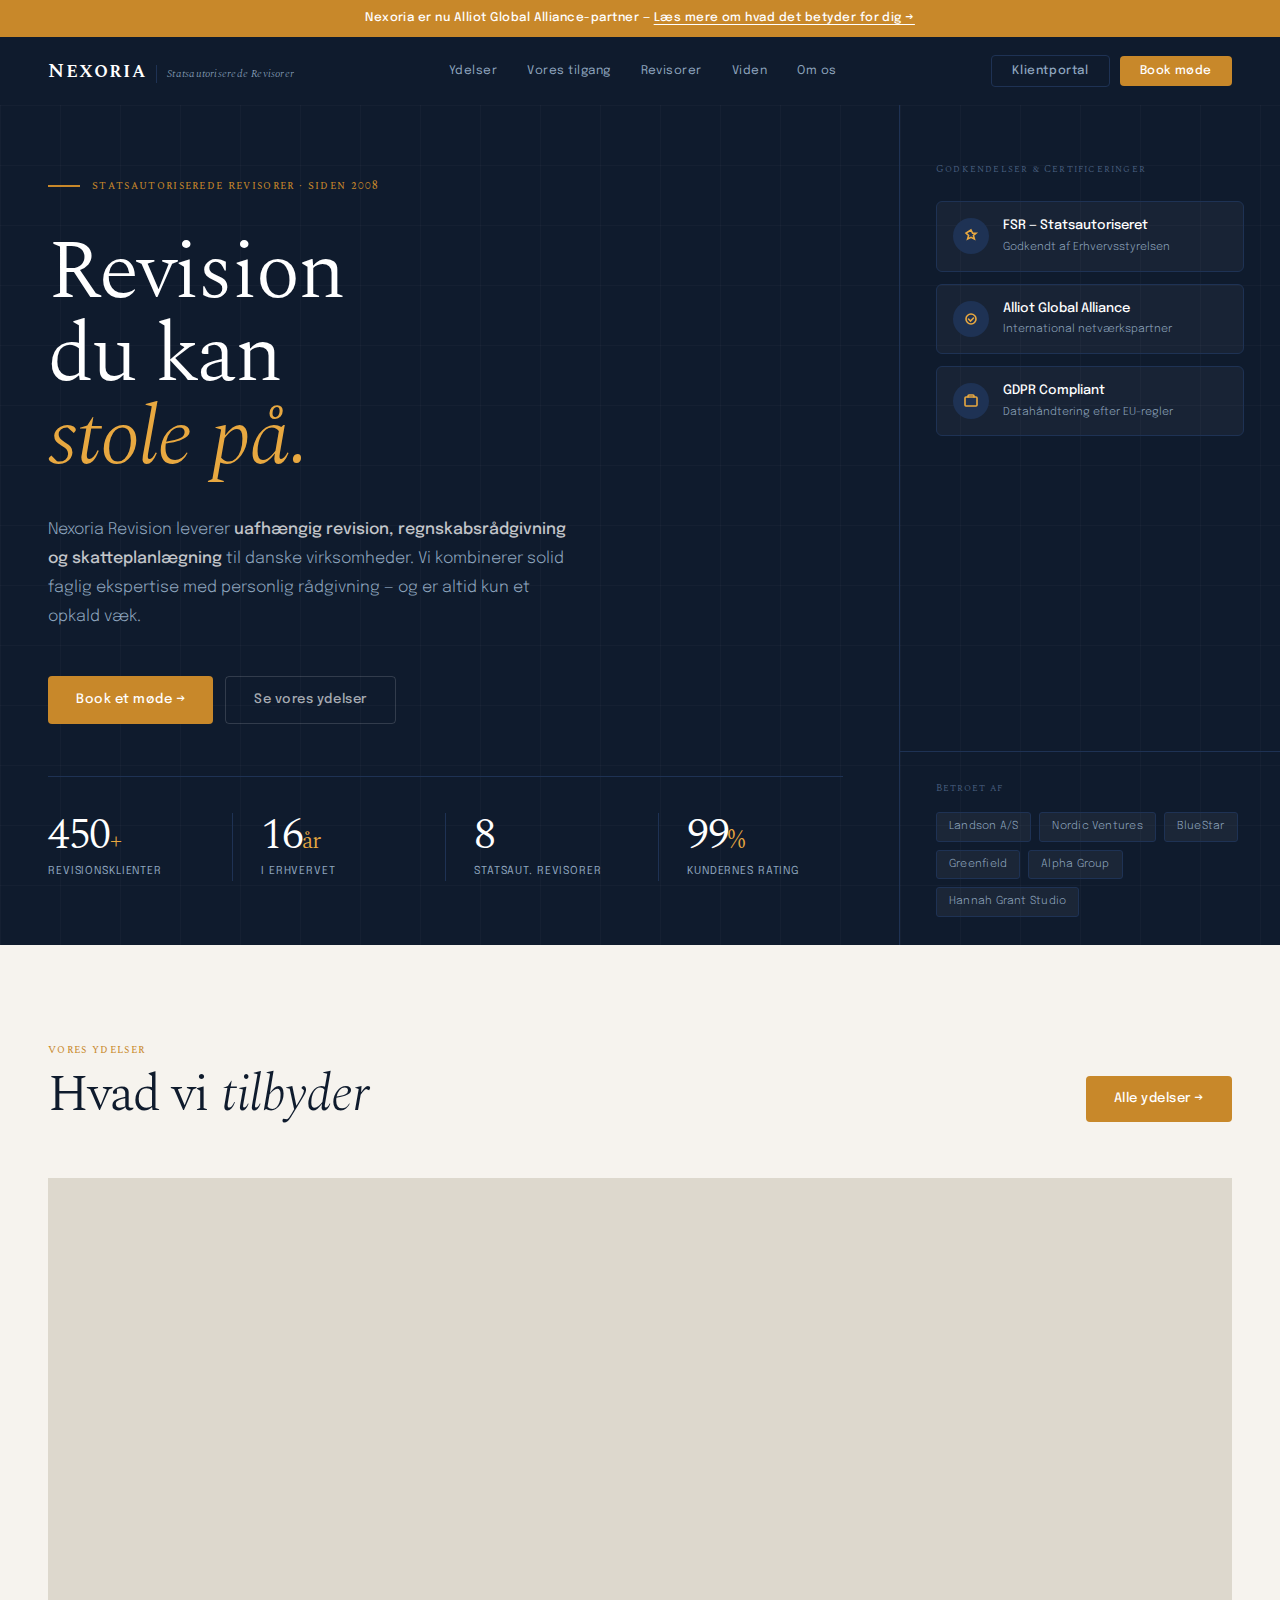
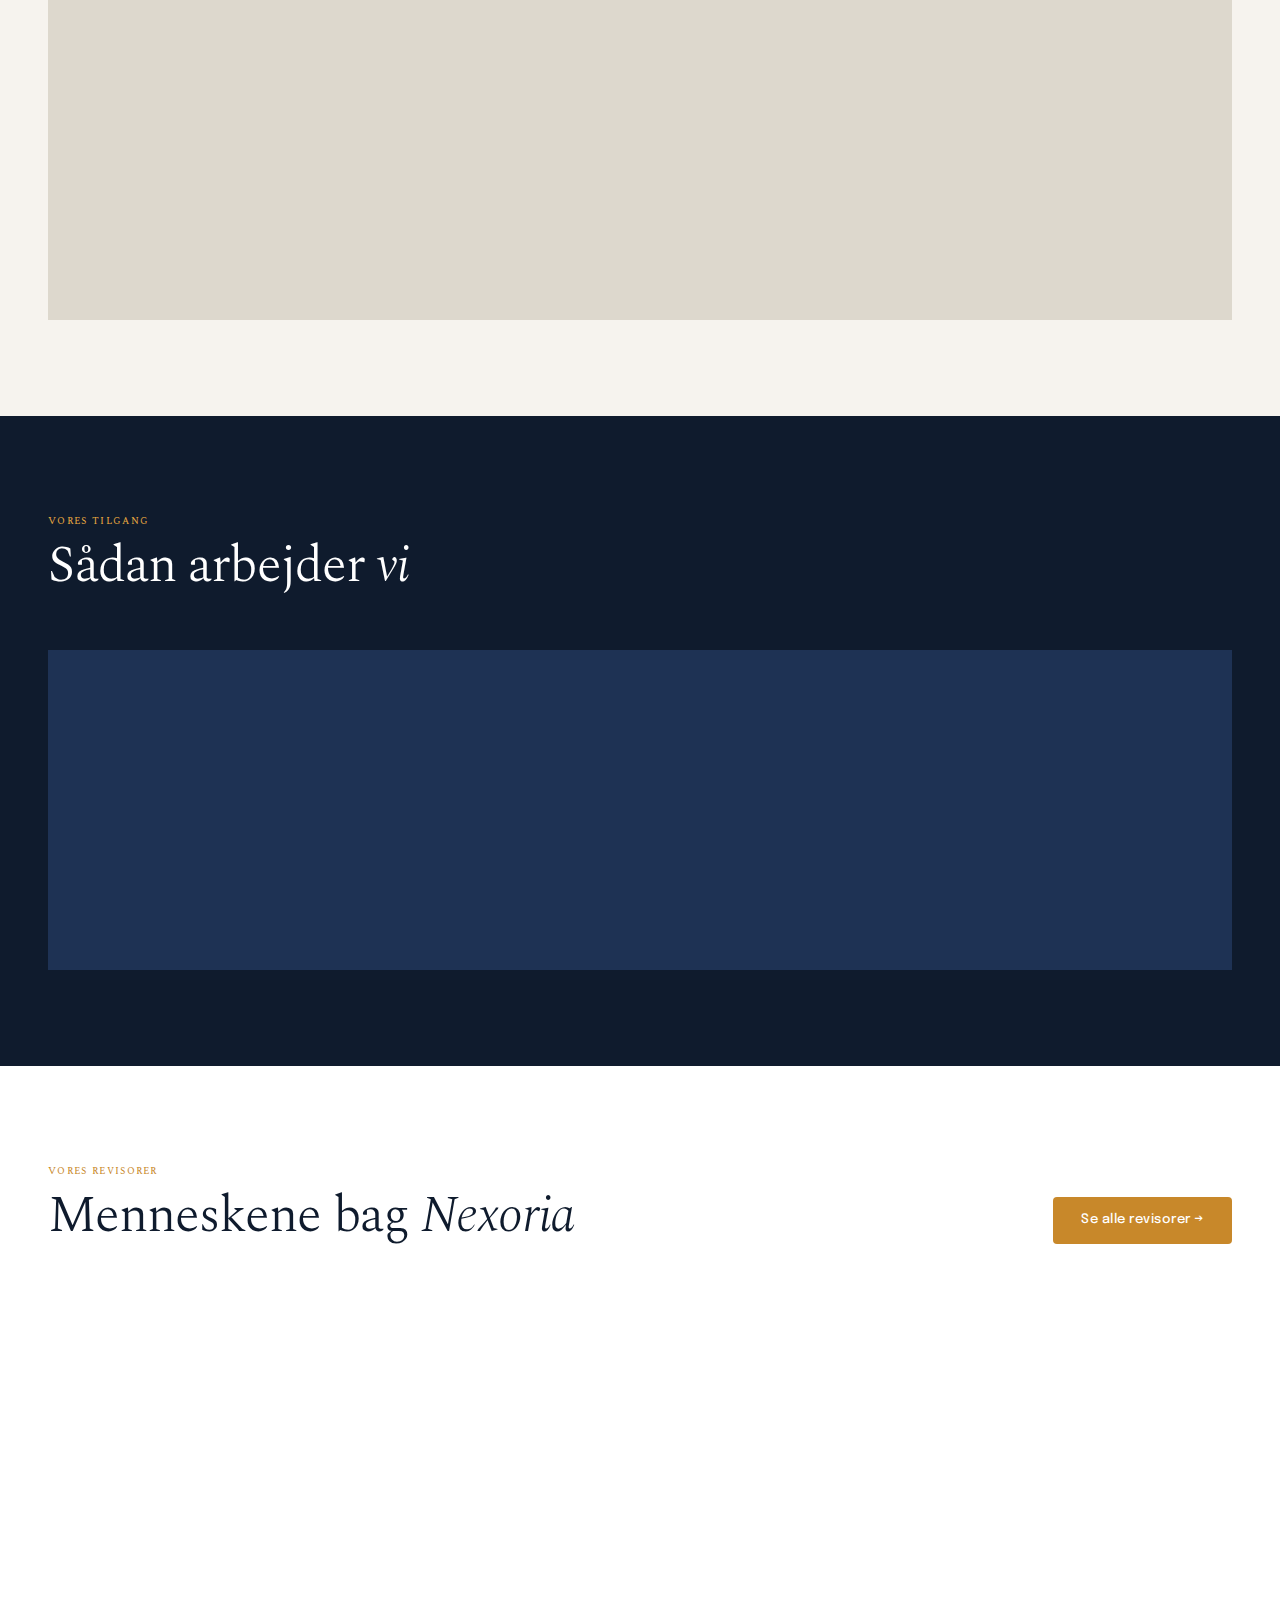
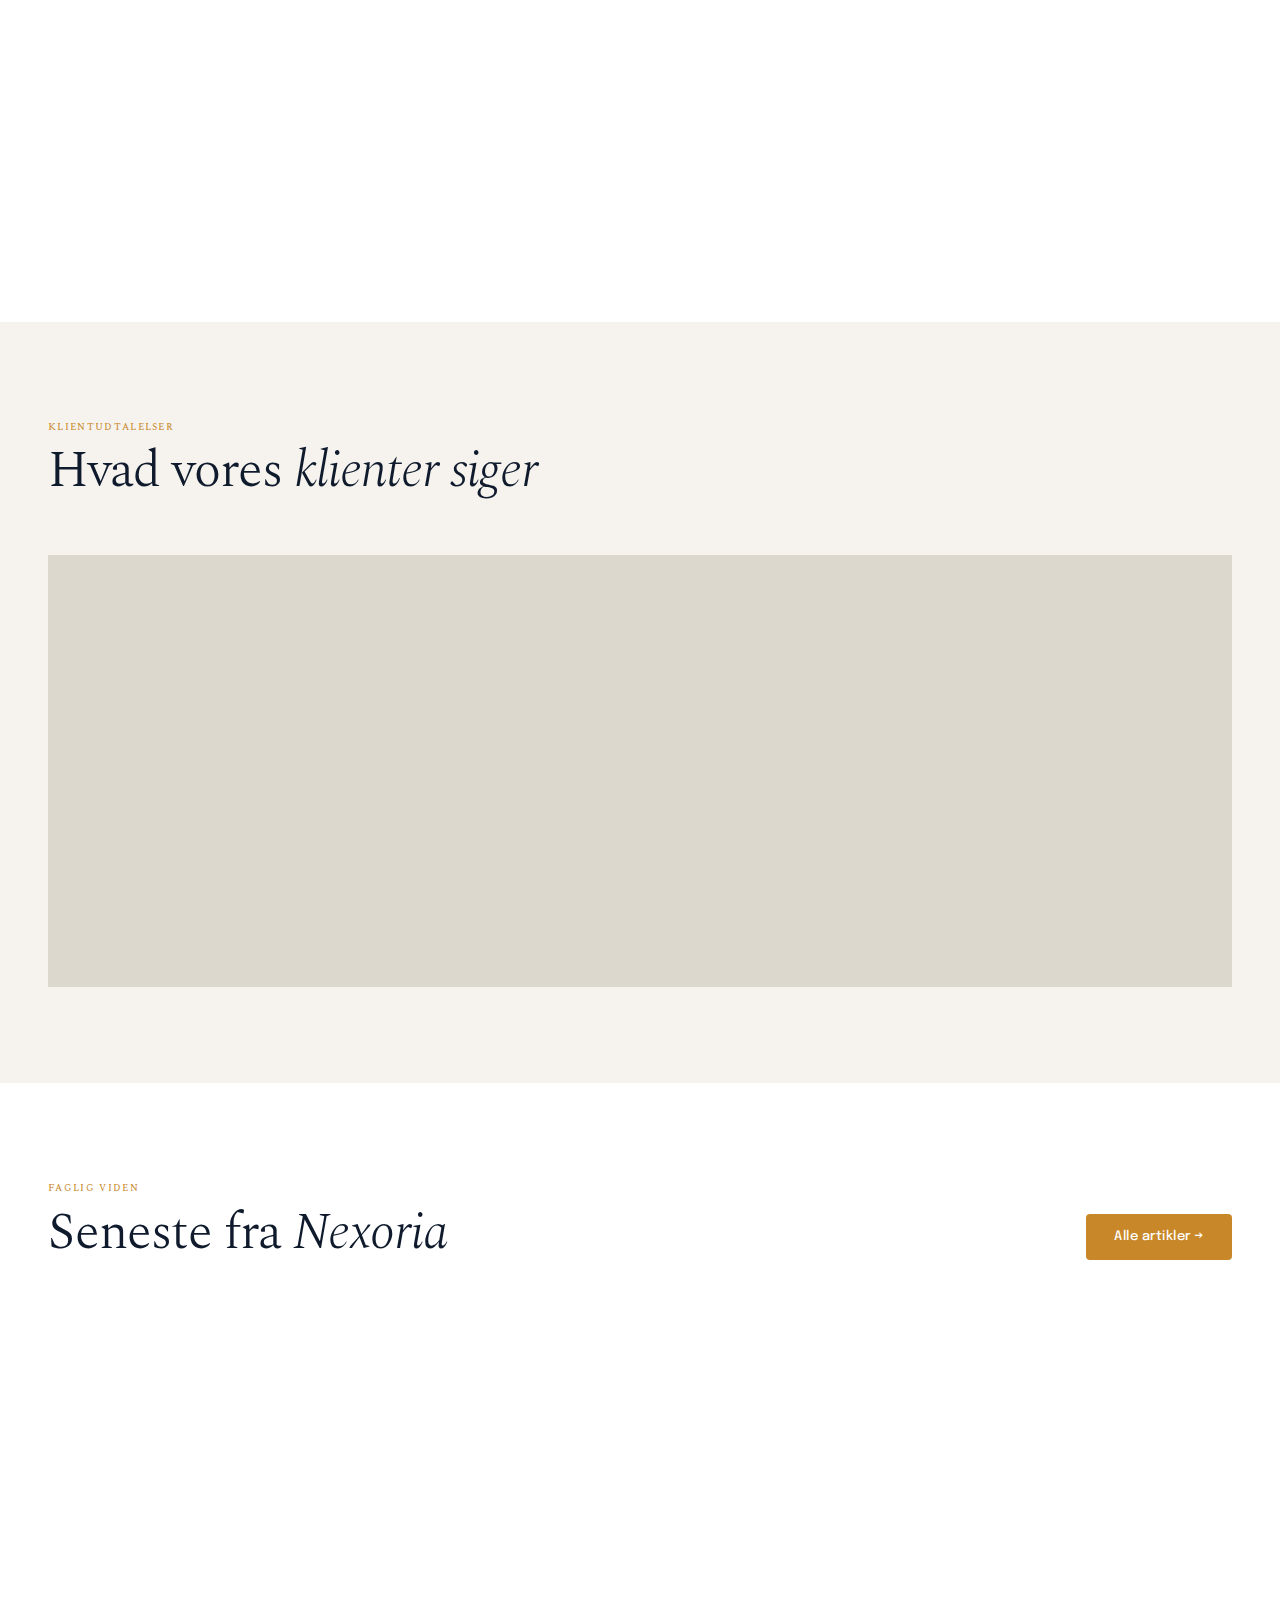
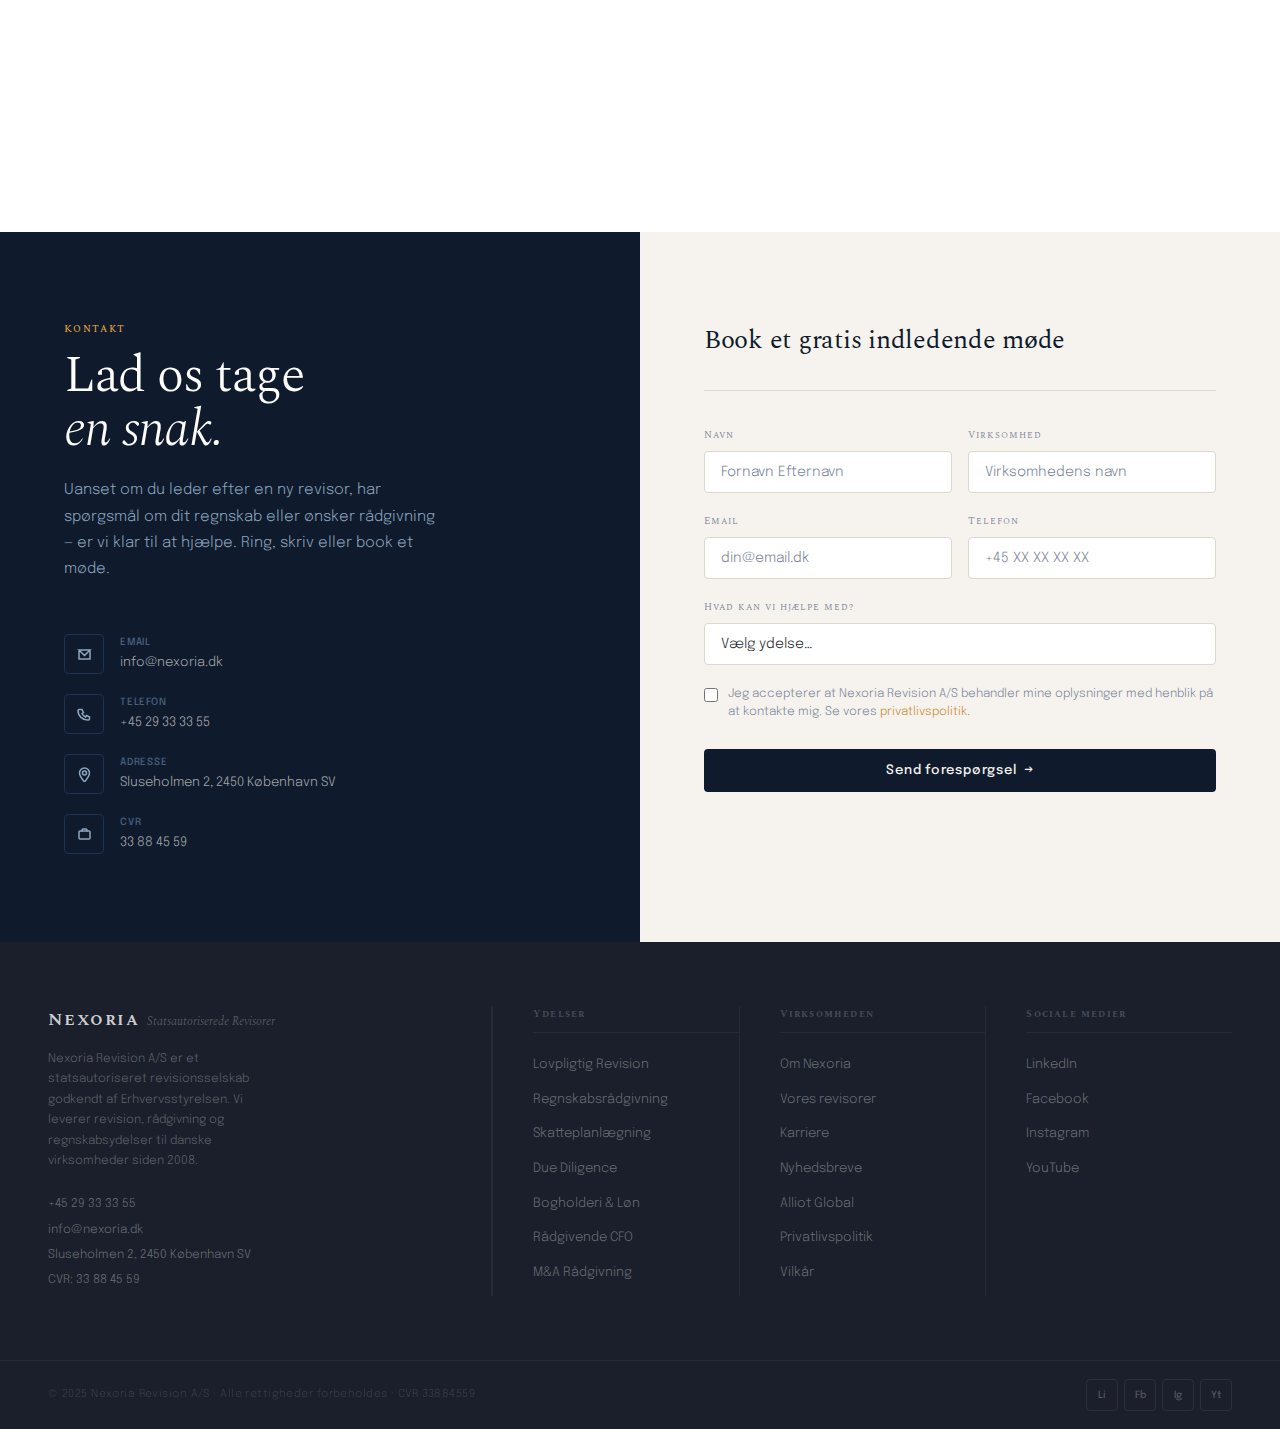
<file: Mockups/Nexoria/mockup-2.html>
<!DOCTYPE html>
<html lang="da">
<head>
<meta charset="UTF-8">
<meta name="viewport" content="width=device-width, initial-scale=1.0">
<title>Nexoria Revision — Statsautoriserede Revisorer</title>
<link rel="preconnect" href="https://fonts.googleapis.com">
<link rel="preconnect" href="https://fonts.gstatic.com" crossorigin>
<link href="https://fonts.googleapis.com/css2?family=Spectral:ital,wght@0,300;0,400;0,500;0,600;1,300;1,400&family=Epilogue:wght@300;400;500;600&family=Spectral+SC:wght@400;600&display=swap" rel="stylesheet">

<style>
*, *::before, *::after { box-sizing: border-box; margin: 0; padding: 0; }
:root {
  --navy:     #0f1b2d;
  --navy-2:   #162540;
  --navy-3:   #1e3254;
  --slate:    #4a6080;
  --mist:     #8ea5be;
  --linen:    #f6f3ee;
  --linen-2:  #ede9e1;
  --linen-3:  #ddd8cd;
  --white:    #ffffff;
  --ink:      #1a1f2b;
  --ink-2:    #3a4155;
  --ink-3:    #7a8399;
  --amber:    #c8882a;
  --amber-2:  #e8a840;
  --f-serif:  'Spectral', serif;
  --f-sc:     'Spectral SC', serif;
  --f-sans:   'Epilogue', sans-serif;
}
html { scroll-behavior: smooth; }
body { background: var(--linen); color: var(--ink); font-family: var(--f-sans); font-weight: 300; line-height: 1.6; overflow-x: hidden; }
a { text-decoration: none; color: inherit; }

/* ── ANNOUNCEMENT BAR ── */
.announce {
  background: var(--amber);
  text-align: center;
  padding: 9px 24px;
  font-size: 12px;
  font-weight: 500;
  color: #fff;
  letter-spacing: 0.04em;
}
.announce a { color: #fff; text-decoration: underline; text-underline-offset: 3px; }

/* ── NAV ── */
nav {
  background: var(--navy);
  display: flex;
  align-items: center;
  justify-content: space-between;
  padding: 0 48px;
  height: 68px;
  position: sticky;
  top: 0;
  z-index: 100;
}
.nav-logo {
  display: flex;
  align-items: baseline;
  gap: 10px;
}
.nav-logo-word {
  font-family: var(--f-sc);
  font-size: 20px;
  font-weight: 600;
  color: var(--white);
  letter-spacing: 0.08em;
}
.nav-logo-tag {
  font-family: var(--f-serif);
  font-size: 11px;
  font-style: italic;
  color: var(--mist);
  letter-spacing: 0.02em;
  border-left: 1px solid var(--navy-3);
  padding-left: 10px;
}
.nav-links { display: flex; gap: 2px; }
.nav-links a {
  font-size: 12px;
  font-weight: 400;
  letter-spacing: 0.04em;
  color: var(--mist);
  padding: 7px 14px;
  border-radius: 4px;
  transition: background .18s, color .18s;
}
.nav-links a:hover { background: var(--navy-2); color: #fff; }
.nav-right { display: flex; align-items: center; gap: 10px; }
.btn-nav {
  font-family: var(--f-sans);
  font-size: 12px;
  font-weight: 500;
  letter-spacing: 0.05em;
  padding: 9px 20px;
  border-radius: 4px;
  cursor: pointer;
  border: none;
  transition: all .18s;
}
.btn-ghost-nav {
  background: transparent;
  border: 1px solid var(--navy-3);
  color: var(--mist);
}
.btn-ghost-nav:hover { border-color: var(--mist); color: #fff; }
.btn-amber { background: var(--amber); color: #fff; }
.btn-amber:hover { background: var(--amber-2); }

/* ── HERO ── */
.hero {
  background: var(--navy);
  display: grid;
  grid-template-columns: 1fr 380px;
  min-height: 86vh;
  position: relative;
  overflow: hidden;
}
/* Subtle grid overlay */
.hero::before {
  content: '';
  position: absolute;
  inset: 0;
  background-image:
    linear-gradient(rgba(255,255,255,0.025) 1px, transparent 1px),
    linear-gradient(90deg, rgba(255,255,255,0.025) 1px, transparent 1px);
  background-size: 60px 60px;
  pointer-events: none;
}
.hero-body {
  padding: 72px 56px 64px 48px;
  display: flex;
  flex-direction: column;
  justify-content: space-between;
  position: relative;
  z-index: 1;
  border-right: 1px solid var(--navy-3);
}
.hero-kicker {
  display: flex;
  align-items: center;
  gap: 12px;
  margin-bottom: 36px;
}
.kicker-rule { width: 32px; height: 2px; background: var(--amber); }
.kicker-text {
  font-family: var(--f-sc);
  font-size: 11px;
  font-weight: 400;
  letter-spacing: 0.12em;
  color: var(--amber);
}
.hero-h1 {
  font-family: var(--f-serif);
  font-size: clamp(48px, 6.5vw, 92px);
  font-weight: 300;
  line-height: 1.0;
  letter-spacing: -0.02em;
  color: var(--white);
  margin-bottom: 36px;
}
.hero-h1 em { font-style: italic; color: var(--amber-2); }
.hero-h1 span { display: block; }
.hero-lead {
  font-size: 16px;
  font-weight: 300;
  color: var(--mist);
  line-height: 1.8;
  max-width: 520px;
  margin-bottom: 44px;
}
.hero-lead strong { font-weight: 500; color: rgba(255,255,255,0.75); }
.hero-btns { display: flex; gap: 12px; flex-wrap: wrap; }
.btn {
  display: inline-flex;
  align-items: center;
  gap: 8px;
  font-family: var(--f-sans);
  font-size: 13px;
  font-weight: 500;
  letter-spacing: 0.04em;
  padding: 13px 28px;
  border-radius: 4px;
  border: none;
  cursor: pointer;
  transition: all .2s;
}
.btn-primary { background: var(--amber); color: #fff; }
.btn-primary:hover { background: var(--amber-2); transform: translateY(-1px); }
.btn-outline-light {
  background: transparent;
  border: 1px solid rgba(255,255,255,0.15);
  color: rgba(255,255,255,0.65);
}
.btn-outline-light:hover { border-color: rgba(255,255,255,0.4); color: #fff; }

/* Hero facts bar */
.hero-facts {
  display: flex;
  gap: 0;
  border-top: 1px solid var(--navy-3);
  padding-top: 36px;
  margin-top: 52px;
}
.fact {
  flex: 1;
  padding-right: 28px;
  border-right: 1px solid var(--navy-3);
  margin-right: 28px;
}
.fact:last-child { border-right: none; padding-right: 0; margin-right: 0; }
.fact-n {
  font-family: var(--f-serif);
  font-size: 44px;
  font-weight: 300;
  color: var(--white);
  line-height: 1;
  letter-spacing: -0.03em;
}
.fact-n em { color: var(--amber-2); font-style: normal; font-size: 24px; }
.fact-l {
  font-size: 11px;
  font-weight: 400;
  color: var(--mist);
  letter-spacing: 0.08em;
  text-transform: uppercase;
  margin-top: 6px;
}

/* Hero sidebar */
.hero-side {
  display: flex;
  flex-direction: column;
  position: relative;
  z-index: 1;
}
.hero-side-inner {
  flex: 1;
  padding: 56px 36px;
  border-bottom: 1px solid var(--navy-3);
}
.side-label {
  font-family: var(--f-sc);
  font-size: 10px;
  letter-spacing: 0.12em;
  color: var(--slate);
  margin-bottom: 24px;
}
.cert-badges { display: flex; flex-direction: column; gap: 12px; margin-bottom: 36px; }
.cert-badge {
  display: flex;
  align-items: center;
  gap: 14px;
  background: rgba(255,255,255,0.04);
  border: 1px solid var(--navy-3);
  border-radius: 6px;
  padding: 14px 16px;
  transition: border-color .2s;
}
.cert-badge:hover { border-color: var(--amber); }
.cert-badge-icon {
  width: 36px; height: 36px;
  background: var(--navy-3);
  border-radius: 50%;
  display: flex; align-items: center; justify-content: center;
  flex-shrink: 0;
}
.cert-badge-icon svg { width: 16px; height: 16px; fill: none; stroke: var(--amber-2); stroke-width: 1.6; stroke-linecap: round; }
.cert-badge-title { font-size: 13px; font-weight: 500; color: var(--white); }
.cert-badge-sub { font-size: 11px; color: var(--mist); margin-top: 2px; }

.hero-side-logos { padding: 28px 36px; }
.trusted-lbl {
  font-family: var(--f-sc);
  font-size: 10px;
  letter-spacing: 0.1em;
  color: var(--slate);
  margin-bottom: 16px;
}
.trusted-grid { display: flex; flex-wrap: wrap; gap: 8px; }
.trusted-pill {
  font-size: 11px;
  color: var(--mist);
  background: rgba(255,255,255,0.05);
  border: 1px solid var(--navy-3);
  border-radius: 3px;
  padding: 5px 12px;
  letter-spacing: 0.02em;
  transition: color .2s;
}
.trusted-pill:hover { color: #fff; }

/* ── SERVICES ── */
.services { background: var(--linen); padding: 96px 48px; }
.sec-head {
  display: flex;
  justify-content: space-between;
  align-items: flex-end;
  margin-bottom: 56px;
  gap: 24px;
}
.sec-eyebrow {
  font-family: var(--f-sc);
  font-size: 11px;
  font-weight: 400;
  letter-spacing: 0.12em;
  color: var(--amber);
  margin-bottom: 10px;
}
.sec-h2 {
  font-family: var(--f-serif);
  font-size: clamp(32px, 4vw, 52px);
  font-weight: 300;
  letter-spacing: -0.02em;
  color: var(--navy);
  line-height: 1.05;
}
.sec-h2 em { font-style: italic; }

/* 3-col service cards */
.svc-grid { display: grid; grid-template-columns: repeat(3, 1fr); gap: 2px; background: var(--linen-3); }
.svc-card {
  background: var(--linen);
  padding: 40px 36px;
  display: flex;
  flex-direction: column;
  transition: background .2s;
}
.svc-card:hover { background: var(--white); }
.svc-num {
  font-family: var(--f-sc);
  font-size: 11px;
  color: var(--linen-3);
  letter-spacing: 0.1em;
  margin-bottom: 20px;
}
.svc-icon {
  width: 48px; height: 48px;
  border: 1px solid var(--linen-3);
  border-radius: 8px;
  display: flex; align-items: center; justify-content: center;
  margin-bottom: 20px;
  transition: border-color .2s, background .2s;
}
.svc-card:hover .svc-icon { border-color: var(--amber); background: rgba(200,136,42,0.06); }
.svc-icon svg { width: 20px; height: 20px; fill: none; stroke: var(--ink-2); stroke-width: 1.5; stroke-linecap: round; transition: stroke .2s; }
.svc-card:hover .svc-icon svg { stroke: var(--amber); }
.svc-card h3 {
  font-family: var(--f-serif);
  font-size: 22px;
  font-weight: 400;
  color: var(--navy);
  margin-bottom: 12px;
  letter-spacing: -0.01em;
}
.svc-card p {
  font-size: 13px;
  color: var(--ink-3);
  line-height: 1.75;
  font-weight: 300;
  flex: 1;
  margin-bottom: 24px;
}
.svc-link {
  font-size: 12px;
  font-weight: 500;
  color: var(--amber);
  letter-spacing: 0.04em;
  display: inline-flex;
  align-items: center;
  gap: 6px;
  transition: gap .2s;
  border-bottom: 1px solid transparent;
  padding-bottom: 2px;
  transition: border-color .2s, gap .2s;
}
.svc-card:hover .svc-link { border-color: var(--amber); gap: 10px; }

/* ── PROCESS / HOW WE WORK ── */
.process { background: var(--navy); padding: 96px 48px; }
.process .sec-h2 { color: var(--white); }
.process .sec-eyebrow { color: var(--amber-2); }
.process-steps {
  display: grid;
  grid-template-columns: repeat(4, 1fr);
  gap: 2px;
  background: var(--navy-3);
  margin-top: 56px;
}
.step {
  background: var(--navy);
  padding: 44px 36px;
  position: relative;
  transition: background .2s;
}
.step:hover { background: var(--navy-2); }
.step-n {
  font-family: var(--f-serif);
  font-size: 56px;
  font-weight: 300;
  color: var(--navy-3);
  line-height: 1;
  letter-spacing: -0.04em;
  margin-bottom: 24px;
}
.step h3 {
  font-family: var(--f-serif);
  font-size: 19px;
  font-weight: 400;
  color: var(--white);
  margin-bottom: 12px;
  letter-spacing: -0.01em;
}
.step p { font-size: 13px; color: var(--mist); line-height: 1.7; font-weight: 300; }
.step-arrow {
  position: absolute;
  top: 44px; right: -14px;
  width: 28px; height: 28px;
  background: var(--navy);
  border: 1px solid var(--navy-3);
  border-radius: 50%;
  display: flex; align-items: center; justify-content: center;
  font-size: 12px;
  color: var(--amber);
  z-index: 1;
}
.step:last-child .step-arrow { display: none; }

/* ── TEAM ── */
.team { background: var(--white); padding: 96px 48px; }
.team-grid {
  display: grid;
  grid-template-columns: repeat(4, 1fr);
  gap: 24px;
  margin-top: 56px;
}
.team-card {
  position: relative;
  overflow: hidden;
  border-radius: 2px;
}
.team-photo {
  aspect-ratio: 3/4;
  background: var(--navy-2);
  position: relative;
  overflow: hidden;
  display: flex; align-items: flex-end; justify-content: center;
}
.team-photo-initials {
  font-family: var(--f-serif);
  font-size: 72px;
  font-weight: 300;
  color: rgba(255,255,255,0.08);
  position: absolute;
  top: 50%; left: 50%;
  transform: translate(-50%,-60%);
  letter-spacing: -0.04em;
  user-select: none;
}
.team-photo-bar {
  position: absolute;
  bottom: 0; left: 0; right: 0;
  background: linear-gradient(transparent, rgba(15,27,45,0.9));
  padding: 24px 20px 20px;
}
.team-role {
  font-family: var(--f-sc);
  font-size: 9px;
  letter-spacing: 0.1em;
  color: var(--amber-2);
  margin-bottom: 4px;
}
.team-name {
  font-family: var(--f-serif);
  font-size: 18px;
  font-weight: 400;
  color: #fff;
  letter-spacing: -0.01em;
}
.team-body { padding: 20px 0; }
.team-bio { font-size: 12px; color: var(--ink-3); line-height: 1.65; font-weight: 300; }
.team-edu {
  display: inline-flex;
  align-items: center;
  gap: 6px;
  font-size: 10px;
  font-weight: 500;
  letter-spacing: 0.06em;
  color: var(--amber);
  background: rgba(200,136,42,0.08);
  padding: 4px 10px;
  border-radius: 3px;
  margin-top: 10px;
  border: 1px solid rgba(200,136,42,0.2);
}

/* ── TESTIMONIALS ── */
.testimonials { background: var(--linen); padding: 96px 48px; }
.testi-layout {
  display: grid;
  grid-template-columns: 1fr 1fr;
  gap: 2px;
  background: var(--linen-3);
  margin-top: 56px;
}
.testi-card {
  background: var(--linen);
  padding: 52px 48px;
  display: flex;
  flex-direction: column;
  gap: 0;
  transition: background .2s;
}
.testi-card:hover { background: var(--white); }
.testi-card.dark {
  background: var(--navy);
}
.testi-card.dark:hover { background: var(--navy-2); }
.testi-qmark {
  font-family: var(--f-serif);
  font-size: 72px;
  line-height: 0.7;
  color: var(--linen-3);
  margin-bottom: 20px;
  display: block;
}
.testi-card.dark .testi-qmark { color: var(--navy-3); }
.testi-stars { font-size: 14px; letter-spacing: 3px; color: var(--amber); margin-bottom: 16px; }
.testi-text {
  font-family: var(--f-serif);
  font-size: 17px;
  font-style: italic;
  font-weight: 300;
  color: var(--ink);
  line-height: 1.65;
  flex: 1;
  margin-bottom: 36px;
}
.testi-card.dark .testi-text { color: rgba(246,243,238,0.8); }
.testi-author { display: flex; align-items: center; gap: 14px; border-top: 1px solid var(--linen-2); padding-top: 24px; }
.testi-card.dark .testi-author { border-top-color: var(--navy-3); }
.testi-av {
  width: 46px; height: 46px; border-radius: 50%;
  background: var(--navy);
  display: flex; align-items: center; justify-content: center;
  font-family: var(--f-serif); font-size: 15px; font-weight: 300; color: var(--mist);
  flex-shrink: 0;
}
.testi-card.dark .testi-av { background: var(--navy-3); }
.testi-name { font-family: var(--f-serif); font-size: 15px; font-weight: 400; color: var(--navy); }
.testi-card.dark .testi-name { color: var(--white); }
.testi-role { font-size: 11px; color: var(--ink-3); font-style: italic; margin-top: 2px; }
.testi-card.dark .testi-role { color: var(--mist); }

/* ── BLOG ── */
.blog { background: var(--white); padding: 96px 48px; }
.blog-grid {
  display: grid;
  grid-template-columns: repeat(3, 1fr);
  gap: 32px;
  margin-top: 56px;
}
.blog-card { display: flex; flex-direction: column; }
.blog-thumb {
  aspect-ratio: 16/9;
  background: var(--navy);
  position: relative;
  overflow: hidden;
  border-radius: 2px;
  margin-bottom: 22px;
  display: flex; align-items: center; justify-content: center;
  transition: opacity .25s;
}
.blog-card:hover .blog-thumb { opacity: 0.88; }
.blog-thumb-bg {
  font-family: var(--f-serif);
  font-size: 110px;
  font-weight: 300;
  font-style: italic;
  color: rgba(255,255,255,0.04);
  user-select: none;
  line-height: 1;
}
.blog-cat {
  position: absolute; top: 14px; left: 14px;
  background: var(--amber);
  font-family: var(--f-sc);
  font-size: 9px;
  letter-spacing: 0.1em;
  color: #fff;
  padding: 5px 12px;
  border-radius: 2px;
}
.blog-date { font-size: 11px; color: var(--ink-3); margin-bottom: 10px; letter-spacing: 0.03em; }
.blog-title {
  font-family: var(--f-serif);
  font-size: 20px;
  font-weight: 400;
  color: var(--navy);
  line-height: 1.3;
  letter-spacing: -0.01em;
  margin-bottom: 10px;
  flex: 1;
}
.blog-excerpt { font-size: 13px; color: var(--ink-3); line-height: 1.7; margin-bottom: 16px; font-weight: 300; }
.blog-link {
  font-family: var(--f-sc);
  font-size: 10px;
  letter-spacing: 0.1em;
  color: var(--amber);
  display: inline-flex;
  align-items: center;
  gap: 6px;
  transition: gap .2s;
  margin-top: auto;
}
.blog-card:hover .blog-link { gap: 12px; }

/* ── CONTACT ── */
.contact { display: grid; grid-template-columns: 1fr 1fr; }
.contact-info {
  background: var(--navy);
  padding: 88px 64px;
  display: flex;
  flex-direction: column;
  justify-content: space-between;
}
.contact-info .sec-eyebrow { color: var(--amber-2); margin-bottom: 12px; }
.contact-info .sec-h2 { color: var(--white); margin-bottom: 24px; }
.contact-info-lead {
  font-size: 15px;
  color: var(--mist);
  line-height: 1.75;
  font-weight: 300;
  max-width: 380px;
  margin-bottom: 52px;
}
.contact-rows { display: flex; flex-direction: column; gap: 20px; }
.contact-row {
  display: flex;
  align-items: flex-start;
  gap: 16px;
}
.contact-icon-wrap {
  width: 40px; height: 40px;
  border: 1px solid var(--navy-3);
  border-radius: 4px;
  display: flex; align-items: center; justify-content: center;
  flex-shrink: 0;
}
.contact-icon-wrap svg { width: 15px; height: 15px; fill: none; stroke: var(--mist); stroke-width: 1.5; stroke-linecap: round; }
.contact-row-label { font-size: 10px; font-weight: 500; letter-spacing: 0.08em; text-transform: uppercase; color: var(--slate); margin-bottom: 3px; }
.contact-row-val { font-size: 13px; color: rgba(246,243,238,0.65); }
.contact-row-val a { color: rgba(246,243,238,0.65); transition: color .2s; }
.contact-row-val a:hover { color: #fff; }

.contact-form { background: var(--linen); padding: 88px 64px; }
.contact-form h3 {
  font-family: var(--f-serif);
  font-size: 26px;
  font-weight: 400;
  color: var(--navy);
  letter-spacing: -0.01em;
  margin-bottom: 36px;
  padding-bottom: 28px;
  border-bottom: 1px solid var(--linen-3);
}
.field { margin-bottom: 20px; }
.field label {
  display: block;
  font-family: var(--f-sc);
  font-size: 10px;
  letter-spacing: 0.1em;
  color: var(--ink-3);
  margin-bottom: 8px;
}
.field input, .field select {
  width: 100%;
  padding: 13px 16px;
  background: var(--white);
  border: 1px solid var(--linen-3);
  border-radius: 4px;
  font-family: var(--f-sans);
  font-size: 14px;
  font-weight: 300;
  color: var(--ink);
  outline: none;
  transition: border-color .2s;
  appearance: none;
}
.field input:focus, .field select:focus { border-color: var(--navy); }
.field input::placeholder { color: var(--ink-3); }
.field-2col { display: grid; grid-template-columns: 1fr 1fr; gap: 16px; }
.field-check { display: flex; align-items: flex-start; gap: 10px; margin-bottom: 28px; }
.field-check input { width: 14px; height: 14px; margin-top: 3px; accent-color: var(--navy); flex-shrink: 0; }
.field-check label { font-size: 12px; color: var(--ink-3); line-height: 1.5; font-family: var(--f-sans); letter-spacing: 0; text-transform: none; }
.form-submit {
  width: 100%;
  background: var(--navy);
  color: var(--linen);
  font-family: var(--f-sans);
  font-size: 13px;
  font-weight: 500;
  letter-spacing: 0.06em;
  padding: 15px;
  border: none;
  border-radius: 4px;
  cursor: pointer;
  transition: background .2s, transform .2s;
  display: flex; align-items: center; justify-content: center; gap: 10px;
}
.form-submit:hover { background: var(--navy-2); transform: translateY(-1px); }

/* ── FOOTER ── */
footer { background: var(--ink); }
.footer-body {
  display: grid;
  grid-template-columns: 1.8fr 1fr 1fr 1fr;
  gap: 0;
  padding: 64px 48px;
  border-bottom: 1px solid rgba(255,255,255,0.05);
}
.footer-brand { padding-right: 40px; border-right: 1px solid rgba(255,255,255,0.05); margin-right: 0; }
.footer-logo-row { display: flex; align-items: baseline; gap: 8px; margin-bottom: 14px; }
.f-logo-word {
  font-family: var(--f-sc);
  font-size: 18px;
  font-weight: 600;
  color: rgba(255,255,255,0.8);
  letter-spacing: 0.08em;
}
.f-logo-sub {
  font-family: var(--f-serif);
  font-size: 12px;
  font-style: italic;
  color: rgba(255,255,255,0.3);
}
.footer-about { font-size: 12px; color: rgba(255,255,255,0.3); line-height: 1.7; max-width: 240px; margin-bottom: 24px; }
.footer-contacts a { display: block; font-size: 12px; color: rgba(255,255,255,0.35); margin-bottom: 6px; transition: color .2s; }
.footer-contacts a:hover { color: rgba(255,255,255,0.7); }
.footer-col { padding: 0 0 0 40px; border-left: 1px solid rgba(255,255,255,0.05); }
.footer-col h4 {
  font-family: var(--f-sc);
  font-size: 10px;
  letter-spacing: 0.12em;
  color: rgba(255,255,255,0.2);
  margin-bottom: 18px;
  padding-bottom: 10px;
  border-bottom: 1px solid rgba(255,255,255,0.05);
}
.footer-col ul { list-style: none; display: flex; flex-direction: column; gap: 9px; }
.footer-col ul a { font-size: 13px; color: rgba(255,255,255,0.35); transition: color .2s; font-weight: 300; }
.footer-col ul a:hover { color: rgba(255,255,255,0.75); }
.footer-base {
  display: flex; justify-content: space-between; align-items: center;
  padding: 18px 48px;
}
.footer-copy { font-size: 11px; color: rgba(255,255,255,0.15); letter-spacing: 0.04em; }
.footer-socials { display: flex; gap: 6px; }
.soc {
  width: 32px; height: 32px;
  border-radius: 4px;
  border: 1px solid rgba(255,255,255,0.08);
  display: flex; align-items: center; justify-content: center;
  font-size: 10px; font-weight: 500; color: rgba(255,255,255,0.25);
  transition: all .18s;
}
.soc:hover { border-color: var(--amber); color: var(--amber); }

/* ── SCROLL REVEAL ── */
@keyframes up { from { opacity:0; transform:translateY(24px); } to { opacity:1; transform:translateY(0); } }
.r { opacity: 0; }
.r.on { animation: up .6s cubic-bezier(.4,0,.2,1) both; }

/* ── RESPONSIVE ── */
@media (max-width: 960px) {
  .hero { grid-template-columns: 1fr; }
  .hero-side { display: none; }
  .svc-grid { grid-template-columns: 1fr 1fr; }
  .process-steps { grid-template-columns: 1fr 1fr; }
  .team-grid { grid-template-columns: 1fr 1fr; }
  .testi-layout { grid-template-columns: 1fr; }
  .blog-grid { grid-template-columns: 1fr; }
  .contact { grid-template-columns: 1fr; }
  .footer-body { grid-template-columns: 1fr 1fr; gap: 32px; }
  nav { padding: 0 20px; }
  .nav-links { display: none; }
  .services, .process, .team, .testimonials, .blog { padding: 60px 24px; }
  .contact-info, .contact-form { padding: 60px 24px; }
}
</style>
</head>
<body>

<!-- ANNOUNCE -->
<div class="announce">
  Nexoria er nu Alliot Global Alliance-partner — <a href="#">Læs mere om hvad det betyder for dig →</a>
</div>

<!-- NAV -->
<nav>
  <div class="nav-logo">
    <span class="nav-logo-word">Nexoria</span>
    <span class="nav-logo-tag">Statsautoriserede Revisorer</span>
  </div>
  <div class="nav-links">
    <a href="#services">Ydelser</a>
    <a href="#process">Vores tilgang</a>
    <a href="#team">Revisorer</a>
    <a href="#blog">Viden</a>
    <a href="#">Om os</a>
  </div>
  <div class="nav-right">
    <button class="btn-nav btn-ghost-nav">Klientportal</button>
    <button class="btn-nav btn-amber" onclick="location.href='#kontakt'">Book møde</button>
  </div>
</nav>

<!-- HERO -->
<section class="hero">
  <div class="hero-body">
    <div>
      <div class="hero-kicker">
        <span class="kicker-rule"></span>
        <span class="kicker-text">Statsautoriserede Revisorer · Siden 2008</span>
      </div>
      <h1 class="hero-h1">
        <span>Revision</span>
        <span>du kan</span>
        <em>stole på.</em>
      </h1>
      <p class="hero-lead">
        Nexoria Revision leverer <strong>uafhængig revision, regnskabsrådgivning og skatteplanlægning</strong> til danske virksomheder. Vi kombinerer solid faglig ekspertise med personlig rådgivning — og er altid kun et opkald væk.
      </p>
      <div class="hero-btns">
        <a href="#kontakt" class="btn btn-primary">Book et møde →</a>
        <a href="#services" class="btn btn-outline-light">Se vores ydelser</a>
      </div>
    </div>
    <div class="hero-facts">
      <div class="fact">
        <div class="fact-n">450<em>+</em></div>
        <div class="fact-l">Revisionsklienter</div>
      </div>
      <div class="fact">
        <div class="fact-n">16<em>år</em></div>
        <div class="fact-l">I erhvervet</div>
      </div>
      <div class="fact">
        <div class="fact-n">8<em></em></div>
        <div class="fact-l">Statsaut. revisorer</div>
      </div>
      <div class="fact">
        <div class="fact-n">99<em>%</em></div>
        <div class="fact-l">Kundernes rating</div>
      </div>
    </div>
  </div>
  <div class="hero-side">
    <div class="hero-side-inner">
      <div class="side-label">Godkendelser &amp; Certificeringer</div>
      <div class="cert-badges">
        <div class="cert-badge">
          <div class="cert-badge-icon">
            <svg viewBox="0 0 16 16"><path d="M8 2l1.6 3.2H13l-2.6 2.3 1 3.5L8 9.4l-3.4 1.6 1-3.5L3 5.2z"/></svg>
          </div>
          <div>
            <div class="cert-badge-title">FSR — Statsautoriseret</div>
            <div class="cert-badge-sub">Godkendt af Erhvervsstyrelsen</div>
          </div>
        </div>
        <div class="cert-badge">
          <div class="cert-badge-icon">
            <svg viewBox="0 0 16 16"><circle cx="8" cy="8" r="5"/><path d="M5.5 8l2 2 3-3"/></svg>
          </div>
          <div>
            <div class="cert-badge-title">Alliot Global Alliance</div>
            <div class="cert-badge-sub">International netværkspartner</div>
          </div>
        </div>
        <div class="cert-badge">
          <div class="cert-badge-icon">
            <svg viewBox="0 0 16 16"><rect x="2" y="4" width="12" height="9" rx="1"/><path d="M5 4V3a1 1 0 0 1 1-1h4a1 1 0 0 1 1 1v1"/></svg>
          </div>
          <div>
            <div class="cert-badge-title">GDPR Compliant</div>
            <div class="cert-badge-sub">Datahåndtering efter EU-regler</div>
          </div>
        </div>
      </div>
    </div>
    <div class="hero-side-logos">
      <div class="trusted-lbl">Betroet af</div>
      <div class="trusted-grid">
        <span class="trusted-pill">Landson A/S</span>
        <span class="trusted-pill">Nordic Ventures</span>
        <span class="trusted-pill">BlueStar</span>
        <span class="trusted-pill">Greenfield</span>
        <span class="trusted-pill">Alpha Group</span>
        <span class="trusted-pill">Hannah Grant Studio</span>
      </div>
    </div>
  </div>
</section>

<!-- SERVICES -->
<section class="services" id="services">
  <div class="sec-head">
    <div>
      <div class="sec-eyebrow">Vores ydelser</div>
      <h2 class="sec-h2">Hvad vi <em>tilbyder</em></h2>
    </div>
    <a href="#" class="btn btn-primary" style="border-radius:4px">Alle ydelser →</a>
  </div>
  <div class="svc-grid">
    <div class="svc-card r">
      <div class="svc-num">§ 01</div>
      <div class="svc-icon">
        <svg viewBox="0 0 20 20"><rect x="3" y="2" width="14" height="16" rx="1"/><line x1="7" y1="7" x2="13" y2="7"/><line x1="7" y1="10" x2="13" y2="10"/><line x1="7" y1="13" x2="10" y2="13"/></svg>
      </div>
      <h3>Lovpligtig Revision</h3>
      <p>Uafhængig revision af årsregnskaber i henhold til årsregnskabsloven og internationale revisionsstandarder (ISA). Vi reviderer med omhu og integritet.</p>
      <span class="svc-link">Læs mere →</span>
    </div>
    <div class="svc-card r">
      <div class="svc-num">§ 02</div>
      <div class="svc-icon">
        <svg viewBox="0 0 20 20"><polyline points="3,14 7,9 11,11 17,5"/><polyline points="14,5 17,5 17,8"/></svg>
      </div>
      <h3>Regnskabsrådgivning</h3>
      <p>Professionel rådgivning om regnskabsprincipper, IFRS, årsrapportudarbejdelse og Erhvervsstyrelsens krav. Vi sikrer compliance i alle henseender.</p>
      <span class="svc-link">Læs mere →</span>
    </div>
    <div class="svc-card r">
      <div class="svc-num">§ 03</div>
      <div class="svc-icon">
        <svg viewBox="0 0 20 20"><circle cx="10" cy="10" r="7"/><path d="M10 6v4l3 2"/></svg>
      </div>
      <h3>Skatteplanlægning</h3>
      <p>Strategisk skatterådgivning, selvangivelse, moms og transfer pricing. Vi identificerer lovlige muligheder og minimerer din skatteeksponering.</p>
      <span class="svc-link">Læs mere →</span>
    </div>
    <div class="svc-card r">
      <div class="svc-num">§ 04</div>
      <div class="svc-icon">
        <svg viewBox="0 0 20 20"><rect x="3" y="8" width="6" height="9"/><rect x="11" y="4" width="6" height="13"/><line x1="1" y1="17" x2="19" y2="17"/></svg>
      </div>
      <h3>Due Diligence</h3>
      <p>Finansiel, skattemæssig og juridisk gennemgang ved virksomhedskøb og -salg. Vi giver dig det nødvendige beslutningsgrundlag til transaktioner.</p>
      <span class="svc-link">Læs mere →</span>
    </div>
    <div class="svc-card r">
      <div class="svc-num">§ 05</div>
      <div class="svc-icon">
        <svg viewBox="0 0 20 20"><path d="M4 17V9a2 2 0 0 1 2-2h8a2 2 0 0 1 2 2v8"/><path d="M2 17h16"/><path d="M8 17v-5h4v5"/></svg>
      </div>
      <h3>Bogholderi &amp; Løn</h3>
      <p>Løbende bogføring, afstemninger og lønadministration. Vi håndterer den daglige økonomi præcist og rettidigt, så du kan fokusere på forretningen.</p>
      <span class="svc-link">Læs mere →</span>
    </div>
    <div class="svc-card r">
      <div class="svc-num">§ 06</div>
      <div class="svc-icon">
        <svg viewBox="0 0 20 20"><circle cx="10" cy="7" r="3"/><path d="M4 17c0-3.3 2.7-6 6-6s6 2.7 6 6"/><path d="M15 4l2-2M5 4L3 2"/></svg>
      </div>
      <h3>Rådgivende CFO</h3>
      <p>Ekstern CFO-funktion til virksomheder der ønsker strategisk finansledelse uden en fuldtidsansættelse. Fleksibelt og skræddersyet til jeres behov.</p>
      <span class="svc-link">Læs mere →</span>
    </div>
  </div>
</section>

<!-- PROCESS -->
<section class="process" id="process">
  <div class="sec-head" style="margin-bottom:0">
    <div>
      <div class="sec-eyebrow">Vores tilgang</div>
      <h2 class="sec-h2" style="color:var(--white)">Sådan arbejder <em>vi</em></h2>
    </div>
  </div>
  <div class="process-steps">
    <div class="step r">
      <div class="step-n">01</div>
      <h3>Første samtale</h3>
      <p>Vi starter altid med en uforpligtende samtale for at forstå din virksomhed, dine behov og dine mål. Ingen standardløsninger — kun skræddersyet rådgivning.</p>
      <div class="step-arrow">→</div>
    </div>
    <div class="step r">
      <div class="step-n">02</div>
      <h3>Gennemgang &amp; plan</h3>
      <p>Vi gennemgår dit regnskabsmateriale grundigt og udarbejder en klar plan for vores samarbejde — med transparente priser og klare deadlines.</p>
      <div class="step-arrow">→</div>
    </div>
    <div class="step r">
      <div class="step-n">03</div>
      <h3>Revision &amp; rådgivning</h3>
      <p>Vores statsautoriserede revisorer udfører arbejdet med præcision og i henhold til gældende lovgivning og professionelle standarder.</p>
      <div class="step-arrow">→</div>
    </div>
    <div class="step r">
      <div class="step-n">04</div>
      <h3>Løbende samarbejde</h3>
      <p>Vi er din faste revisor og rådgiver hele året rundt. Du har altid adgang til din personlige kontaktperson — ikke bare i travle perioder.</p>
    </div>
  </div>
</section>

<!-- TEAM -->
<section class="team" id="team">
  <div class="sec-head">
    <div>
      <div class="sec-eyebrow">Vores revisorer</div>
      <h2 class="sec-h2">Menneskene bag <em>Nexoria</em></h2>
    </div>
    <a href="#" class="btn btn-primary" style="border-radius:4px">Se alle revisorer →</a>
  </div>
  <div class="team-grid">
    <div class="team-card r">
      <div class="team-photo">
        <div class="team-photo-initials">MK</div>
        <div class="team-photo-bar">
          <div class="team-role">Statsaut. Revisor · Partner</div>
          <div class="team-name">Mikkel Kjærgaard</div>
        </div>
      </div>
      <div class="team-body">
        <p class="team-bio">16 års erfaring inden for revision og selskabsret. Specialist i årsregnskaber for mellemstore virksomheder og koncernrevision.</p>
        <span class="team-edu">HD(R) · CBS</span>
      </div>
    </div>
    <div class="team-card r">
      <div class="team-photo" style="background:var(--navy-3)">
        <div class="team-photo-initials">SL</div>
        <div class="team-photo-bar">
          <div class="team-role">Statsaut. Revisor · Partner</div>
          <div class="team-name">Sofie Lindberg</div>
        </div>
      </div>
      <div class="team-body">
        <p class="team-bio">Ekspert i IFRS-rapportering og digital regnskabspraksis. Tidl. senior revisor hos Big Four i 8 år.</p>
        <span class="team-edu">Cand.merc.aud · SDU</span>
      </div>
    </div>
    <div class="team-card r">
      <div class="team-photo" style="background:#1a2e45">
        <div class="team-photo-initials">AH</div>
        <div class="team-photo-bar">
          <div class="team-role">Statsaut. Revisor</div>
          <div class="team-name">Anders Holm</div>
        </div>
      </div>
      <div class="team-body">
        <p class="team-bio">Skatteretlig specialist med 12 års erfaring. Håndterer komplekse transfer pricing-sager og internationale skattestrukturer.</p>
        <span class="team-edu">LL.M Skat · KU</span>
      </div>
    </div>
    <div class="team-card r">
      <div class="team-photo" style="background:#0d2233">
        <div class="team-photo-initials">KN</div>
        <div class="team-photo-bar">
          <div class="team-role">Statsaut. Revisor</div>
          <div class="team-name">Kamilla Nielsen</div>
        </div>
      </div>
      <div class="team-body">
        <p class="team-bio">Specialist i SMV-revision og finansiering. Rådgiver løbende vækstvirksomheder om kapitalstruktur og investeringsplanlægning.</p>
        <span class="team-edu">Cand.merc.aud · CBS</span>
      </div>
    </div>
  </div>
</section>

<!-- TESTIMONIALS -->
<section class="testimonials">
  <div class="sec-head">
    <div>
      <div class="sec-eyebrow">Klientudtalelser</div>
      <h2 class="sec-h2">Hvad vores <em>klienter siger</em></h2>
    </div>
  </div>
  <div class="testi-layout">
    <div class="testi-card dark r">
      <span class="testi-qmark">"</span>
      <div class="testi-stars">★★★★★</div>
      <p class="testi-text">"Nexoria har været vores revisorer i seks år. De leverer altid grundig, pålidelig revision til tiden — og deres skatterådgivning har sparet os for betydelige beløb. Det er præcis den type langsigtet partner, vi havde brug for."</p>
      <div class="testi-author">
        <div class="testi-av">JM</div>
        <div>
          <div class="testi-name">Johnny Marcher</div>
          <div class="testi-role">CEO, Landson Emission &amp; Technologies A/S</div>
        </div>
      </div>
    </div>
    <div class="testi-card r">
      <span class="testi-qmark">"</span>
      <div class="testi-stars">★★★★★</div>
      <p class="testi-text">"Jeg er soloselvstændig og har altid frygtet det med årsregnskabet. Nexoria gør det utroligt nemt — de er tilgængelige, forklarer alting i et forståeligt sprog og sørger for at alt er i orden. Kan kun give de bedste anbefalinger."</p>
      <div class="testi-author">
        <div class="testi-av">HG</div>
        <div>
          <div class="testi-name">Hannah Grant</div>
          <div class="testi-role">Selvstændig kok &amp; opskriftsudvikler</div>
        </div>
      </div>
    </div>
  </div>
</section>

<!-- BLOG -->
<section class="blog" id="blog">
  <div class="sec-head">
    <div>
      <div class="sec-eyebrow">Faglig viden</div>
      <h2 class="sec-h2">Seneste fra <em>Nexoria</em></h2>
    </div>
    <a href="#" class="btn btn-primary" style="border-radius:4px">Alle artikler →</a>
  </div>
  <div class="blog-grid">
    <div class="blog-card r">
      <div class="blog-thumb">
        <span class="blog-thumb-bg">§</span>
        <span class="blog-cat">Digitalisering</span>
      </div>
      <div class="blog-date">21. marts 2025</div>
      <div class="blog-title">Bogføringsloven 2024 — hvad ændrer sig for din virksomhed?</div>
      <p class="blog-excerpt">Den nye bogføringslov stiller krav om digital bogføring for langt flere virksomheder. Vi gennemgår de vigtigste ændringer og frister.</p>
      <span class="blog-link">Læs artikel →</span>
    </div>
    <div class="blog-card r">
      <div class="blog-thumb" style="background:var(--navy-2)">
        <span class="blog-thumb-bg">Å</span>
        <span class="blog-cat">Årsregnskab</span>
      </div>
      <div class="blog-date">6. februar 2025</div>
      <div class="blog-title">Frister for årsrapport 2024 — overblik og hvad du skal vide</div>
      <p class="blog-excerpt">Kender du alle fristerne? Vi samler de vigtigste deadlines for indsendelse til Erhvervsstyrelsen og forklarer konsekvenserne af for sen indsendelse.</p>
      <span class="blog-link">Læs artikel →</span>
    </div>
    <div class="blog-card r">
      <div class="blog-thumb" style="background:#1a2e3d">
        <span class="blog-thumb-bg">S</span>
        <span class="blog-cat">Skat</span>
      </div>
      <div class="blog-date">7. januar 2025</div>
      <div class="blog-title">Skatteoptimering for SMV'er — lovlige muligheder du måske overser</div>
      <p class="blog-excerpt">Mange ejere af små og mellemstore virksomheder betaler mere i skat end nødvendigt. Vores revisorer gennemgår de mest oversete skattebesparende tiltag.</p>
      <span class="blog-link">Læs artikel →</span>
    </div>
  </div>
</section>

<!-- CONTACT -->
<section class="contact" id="kontakt">
  <div class="contact-info">
    <div>
      <div class="sec-eyebrow">Kontakt</div>
      <h2 class="sec-h2" style="color:var(--white);margin-bottom:20px">Lad os tage<br><em>en snak.</em></h2>
      <p class="contact-info-lead">Uanset om du leder efter en ny revisor, har spørgsmål om dit regnskab eller ønsker rådgivning — er vi klar til at hjælpe. Ring, skriv eller book et møde.</p>
    </div>
    <div class="contact-rows">
      <div class="contact-row">
        <div class="contact-icon-wrap">
          <svg viewBox="0 0 15 15"><path d="M2 3h11l-5.5 5.5L2 3zM2 3v9h11V3"/></svg>
        </div>
        <div>
          <div class="contact-row-label">Email</div>
          <div class="contact-row-val"><a href="mailto:info@nexoria.dk">info@nexoria.dk</a></div>
        </div>
      </div>
      <div class="contact-row">
        <div class="contact-icon-wrap">
          <svg viewBox="0 0 15 15"><path d="M2 2.5h3l1.5 3-1.5 1a8 8 0 003.5 3.5l1-1.5 3 1.5V12a1.5 1.5 0 01-1.5 1A9.5 9.5 0 011 3.5 1.5 1.5 0 012 2.5"/></svg>
        </div>
        <div>
          <div class="contact-row-label">Telefon</div>
          <div class="contact-row-val"><a href="tel:+4529333355">+45 29 33 33 55</a></div>
        </div>
      </div>
      <div class="contact-row">
        <div class="contact-icon-wrap">
          <svg viewBox="0 0 15 15"><circle cx="7.5" cy="6" r="2"/><path d="M7.5 1a5 5 0 015 5c0 3-5 9-5 9s-5-6-5-9a5 5 0 015-5z"/></svg>
        </div>
        <div>
          <div class="contact-row-label">Adresse</div>
          <div class="contact-row-val">Sluseholmen 2, 2450 København SV</div>
        </div>
      </div>
      <div class="contact-row">
        <div class="contact-icon-wrap">
          <svg viewBox="0 0 15 15"><rect x="2" y="4" width="11" height="8" rx="1"/><path d="M5 4V3a1 1 0 011-1h3a1 1 0 011 1v1"/></svg>
        </div>
        <div>
          <div class="contact-row-label">CVR</div>
          <div class="contact-row-val">33 88 45 59</div>
        </div>
      </div>
    </div>
  </div>
  <div class="contact-form">
    <h3>Book et gratis indledende møde</h3>
    <div class="field-2col">
      <div class="field">
        <label>Navn</label>
        <input type="text" placeholder="Fornavn Efternavn">
      </div>
      <div class="field">
        <label>Virksomhed</label>
        <input type="text" placeholder="Virksomhedens navn">
      </div>
    </div>
    <div class="field-2col">
      <div class="field">
        <label>Email</label>
        <input type="email" placeholder="din@email.dk">
      </div>
      <div class="field">
        <label>Telefon</label>
        <input type="tel" placeholder="+45 XX XX XX XX">
      </div>
    </div>
    <div class="field">
      <label>Hvad kan vi hjælpe med?</label>
      <select>
        <option value="">Vælg ydelse…</option>
        <option>Lovpligtig revision</option>
        <option>Årsregnskab</option>
        <option>Skatterådgivning</option>
        <option>Bogholderi &amp; Løn</option>
        <option>Due Diligence</option>
        <option>Rådgivende CFO</option>
        <option>Andet</option>
      </select>
    </div>
    <div class="field-check">
      <input type="checkbox" id="c">
      <label for="c">Jeg accepterer at Nexoria Revision A/S behandler mine oplysninger med henblik på at kontakte mig. Se vores <a href="#" style="color:var(--amber)">privatlivspolitik</a>.</label>
    </div>
    <button class="form-submit">Send forespørgsel &nbsp;→</button>
  </div>
</section>

<!-- FOOTER -->
<footer>
  <div class="footer-body">
    <div class="footer-brand">
      <div class="footer-logo-row">
        <span class="f-logo-word">Nexoria</span>
        <span class="f-logo-sub">Statsautoriserede Revisorer</span>
      </div>
      <p class="footer-about">Nexoria Revision A/S er et statsautoriseret revisionsselskab godkendt af Erhvervsstyrelsen. Vi leverer revision, rådgivning og regnskabsydelser til danske virksomheder siden 2008.</p>
      <div class="footer-contacts">
        <a href="tel:+4529333355">+45 29 33 33 55</a>
        <a href="mailto:info@nexoria.dk">info@nexoria.dk</a>
        <a>Sluseholmen 2, 2450 København SV</a>
        <a>CVR: 33 88 45 59</a>
      </div>
    </div>
    <div class="footer-col">
      <h4>Ydelser</h4>
      <ul>
        <li><a href="#">Lovpligtig Revision</a></li>
        <li><a href="#">Regnskabsrådgivning</a></li>
        <li><a href="#">Skatteplanlægning</a></li>
        <li><a href="#">Due Diligence</a></li>
        <li><a href="#">Bogholderi &amp; Løn</a></li>
        <li><a href="#">Rådgivende CFO</a></li>
        <li><a href="#">M&amp;A Rådgivning</a></li>
      </ul>
    </div>
    <div class="footer-col">
      <h4>Virksomheden</h4>
      <ul>
        <li><a href="#">Om Nexoria</a></li>
        <li><a href="#">Vores revisorer</a></li>
        <li><a href="#">Karriere</a></li>
        <li><a href="#">Nyhedsbreve</a></li>
        <li><a href="#">Alliot Global</a></li>
        <li><a href="#">Privatlivspolitik</a></li>
        <li><a href="#">Vilkår</a></li>
      </ul>
    </div>
    <div class="footer-col">
      <h4>Sociale medier</h4>
      <ul>
        <li><a href="#">LinkedIn</a></li>
        <li><a href="#">Facebook</a></li>
        <li><a href="#">Instagram</a></li>
        <li><a href="#">YouTube</a></li>
      </ul>
    </div>
  </div>
  <div class="footer-base">
    <span class="footer-copy">© 2025 Nexoria Revision A/S · Alle rettigheder forbeholdes · CVR 33884559</span>
    <div class="footer-socials">
      <a href="#" class="soc">Li</a>
      <a href="#" class="soc">Fb</a>
      <a href="#" class="soc">Ig</a>
      <a href="#" class="soc">Yt</a>
    </div>
  </div>
</footer>

<script>
const io = new IntersectionObserver(entries => {
  entries.forEach(e => {
    if (e.isIntersecting) {
      const siblings = [...e.target.parentElement.querySelectorAll('.r')];
      const i = siblings.indexOf(e.target);
      e.target.style.animationDelay = (i * 0.08) + 's';
      e.target.classList.add('on');
      io.unobserve(e.target);
    }
  });
}, { threshold: 0.1 });
document.querySelectorAll('.r').forEach(el => io.observe(el));
</script>
</body>
</html>
</file>
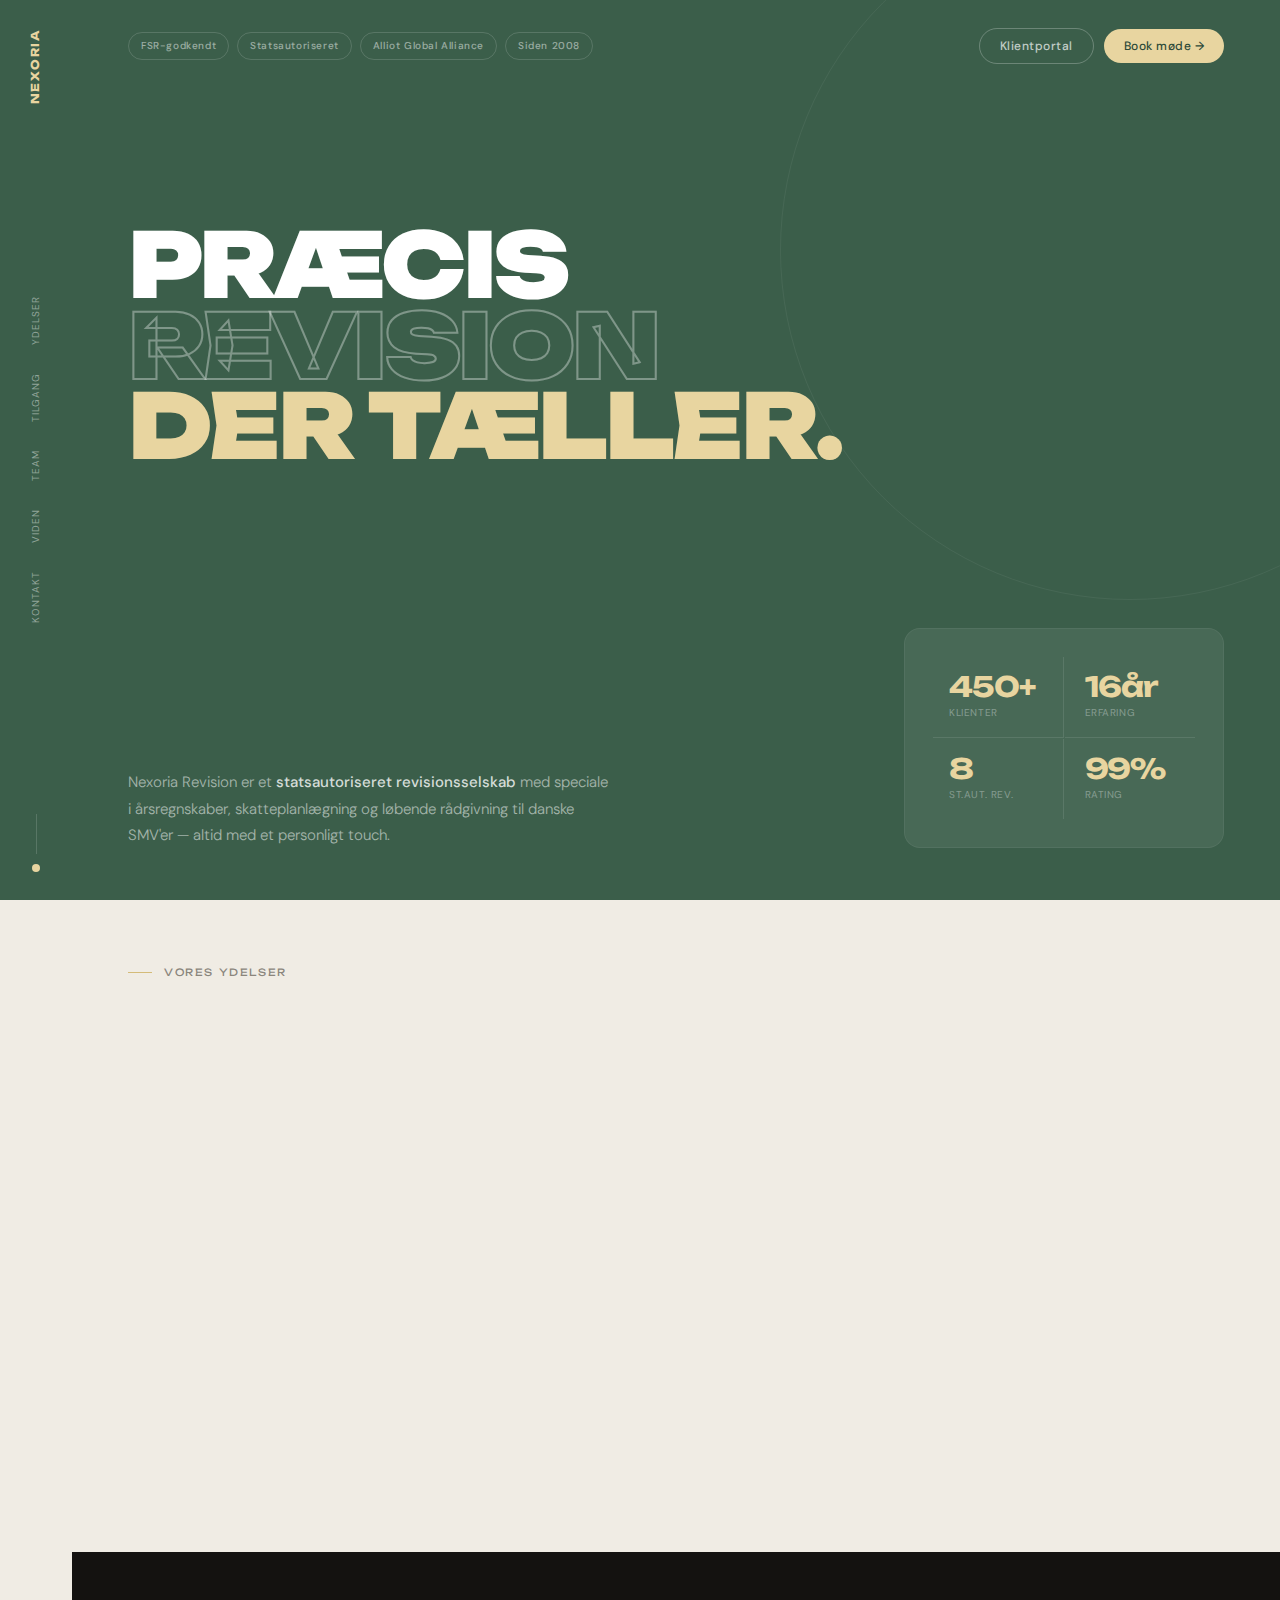
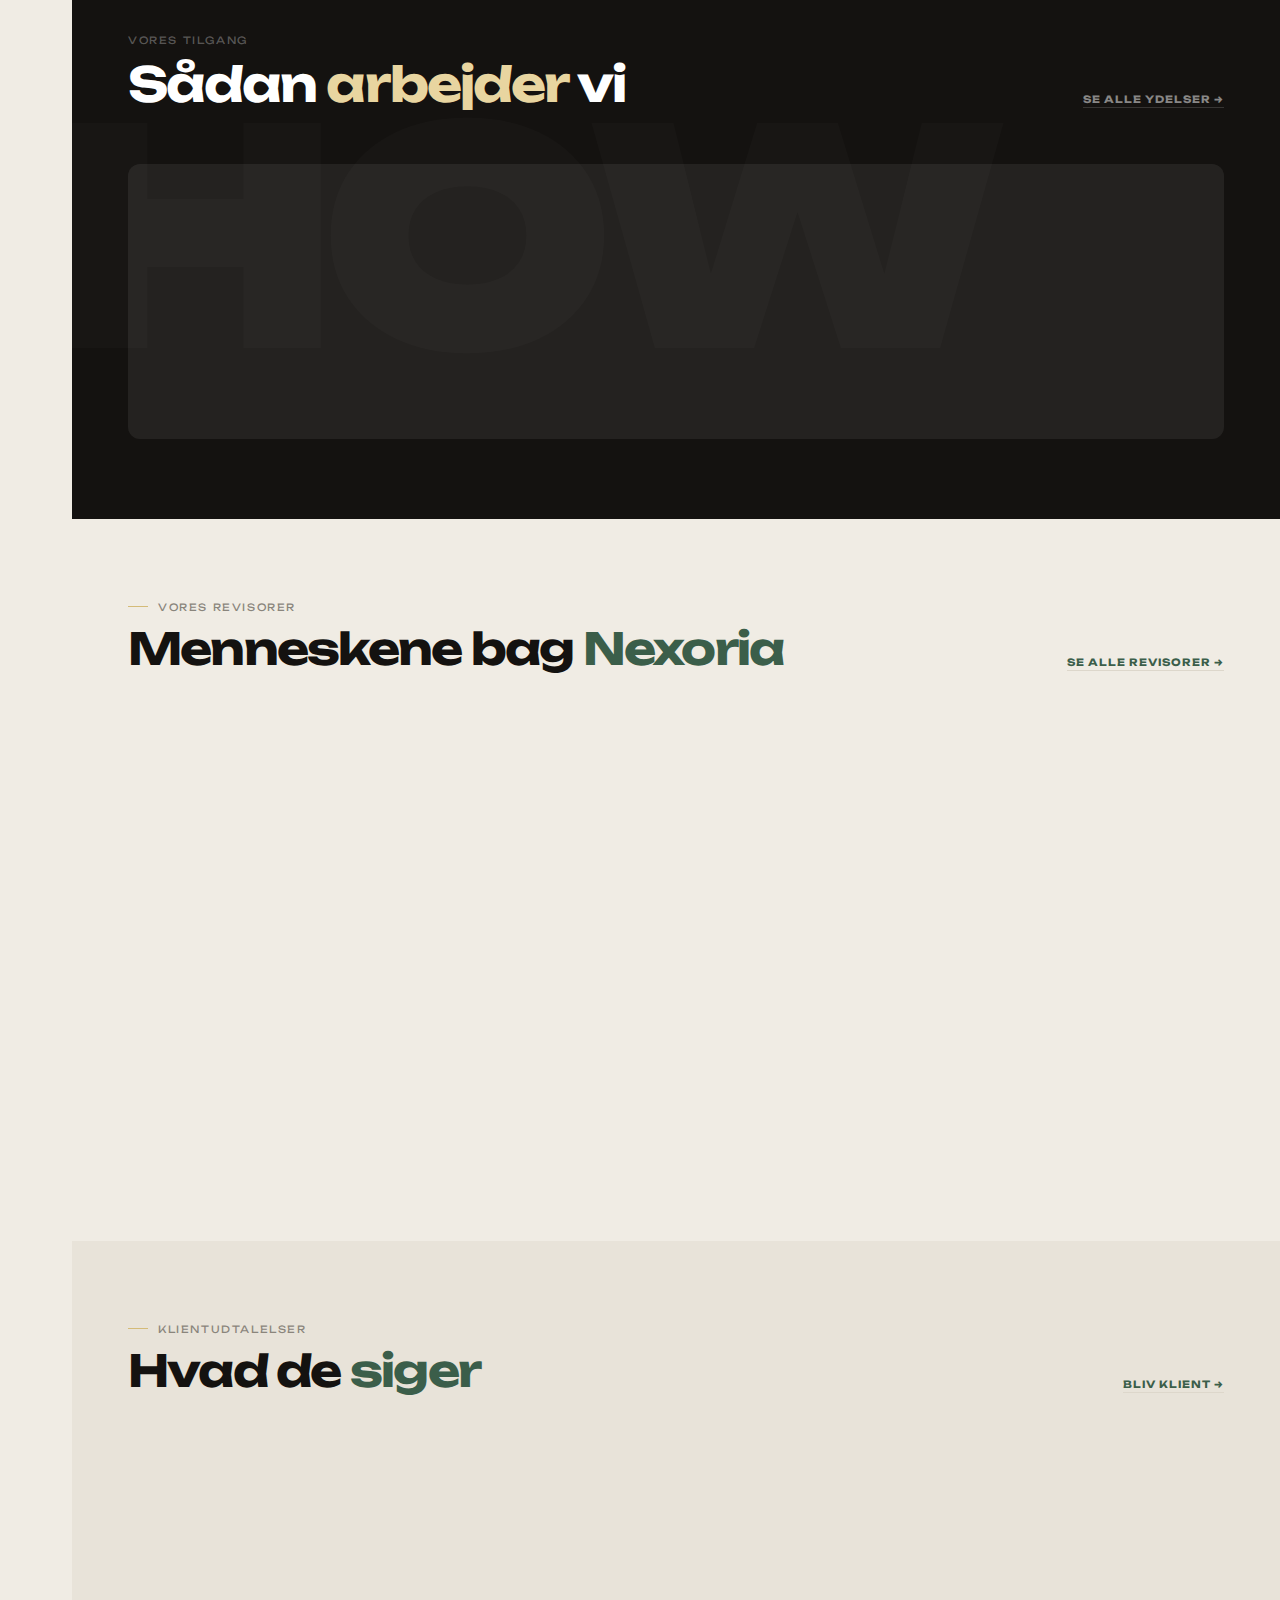
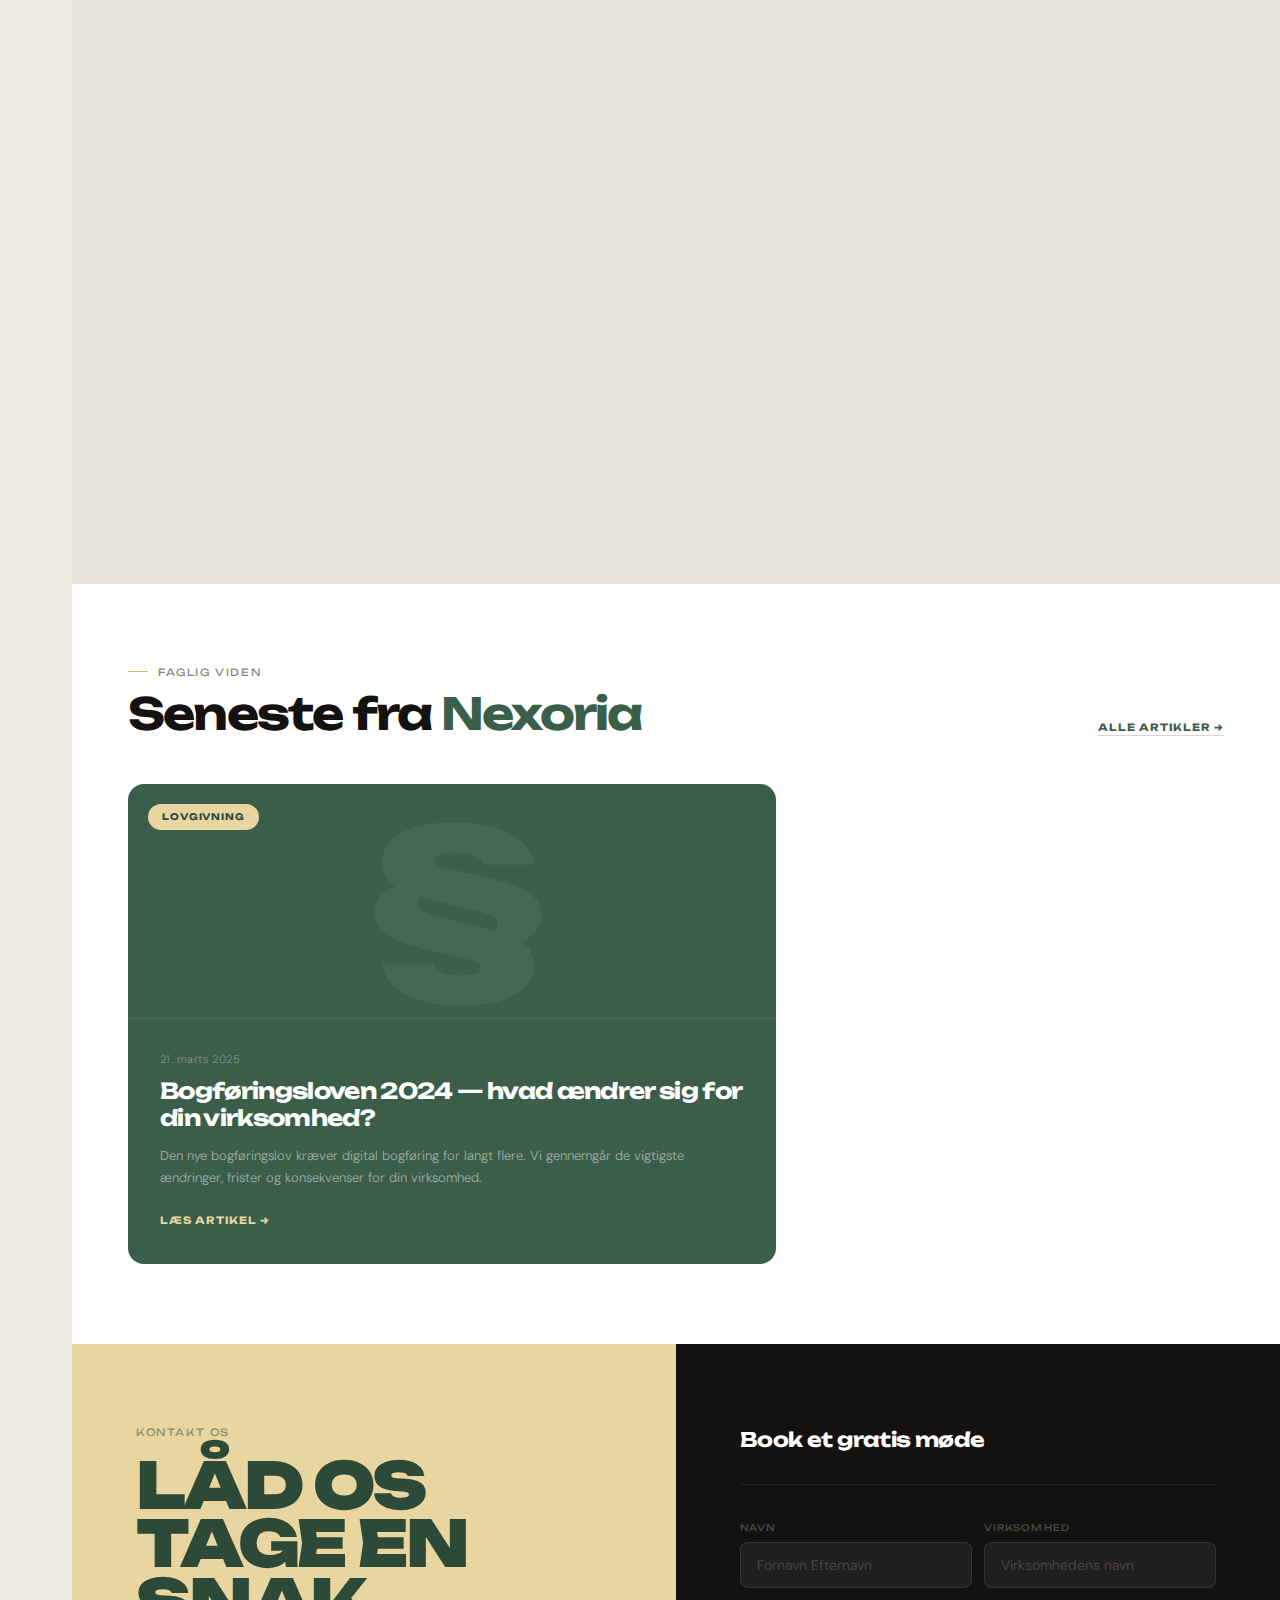
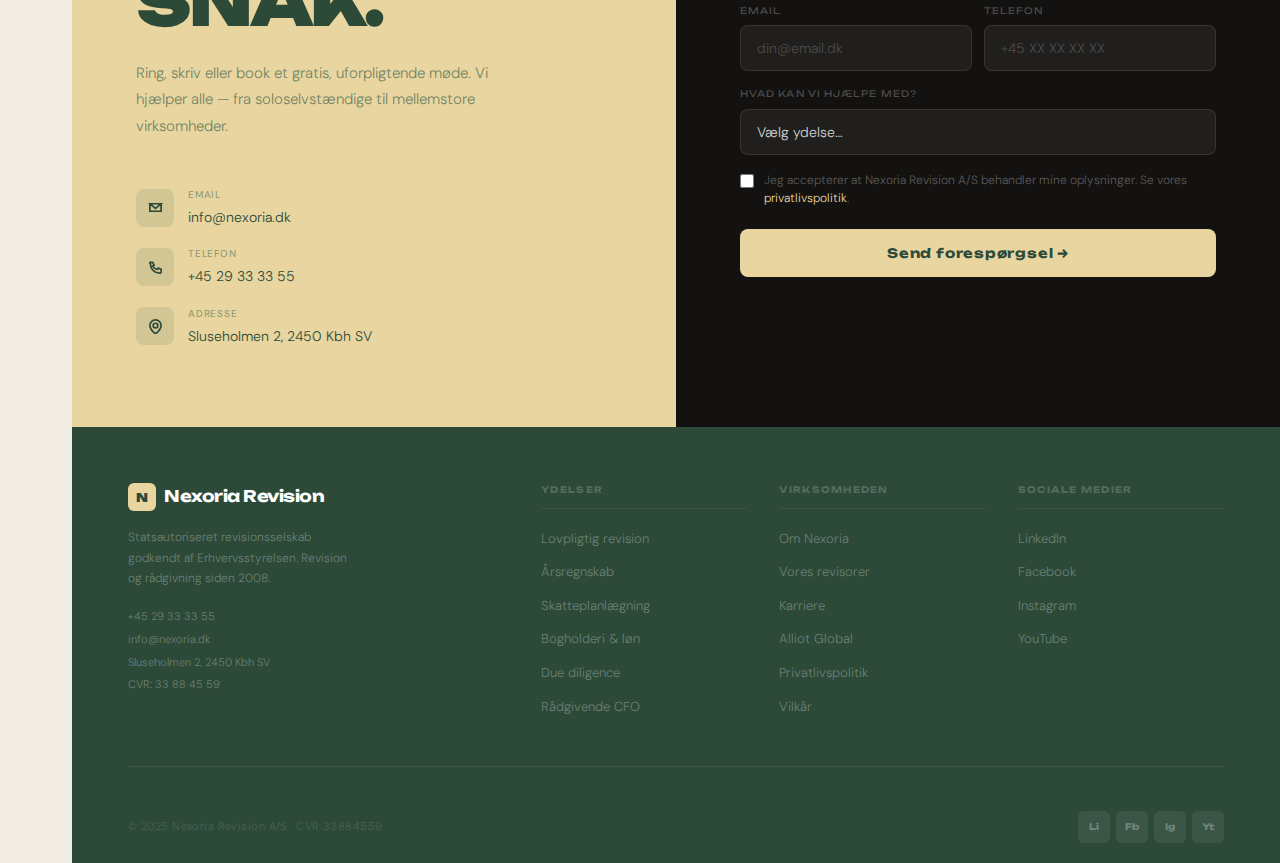
<file: Mockups/Nexoria/mockup-3.html>
<!DOCTYPE html>
<html lang="da">
<head>
<meta charset="UTF-8">
<meta name="viewport" content="width=device-width, initial-scale=1.0">
<title>Nexoria Revision A/S — Statsautoriserede Revisorer</title>
<link rel="preconnect" href="https://fonts.googleapis.com">
<link rel="preconnect" href="https://fonts.gstatic.com" crossorigin>
<link href="https://fonts.googleapis.com/css2?family=Unbounded:wght@200;300;400;700;900&family=DM+Sans:ital,opsz,wght@0,9..40,300;0,9..40,400;0,9..40,500;1,9..40,300&display=swap" rel="stylesheet">

<style>
*,*::before,*::after{box-sizing:border-box;margin:0;padding:0}
:root{
  --bg:#f0ece4;
  --bg2:#e8e3d9;
  --bg3:#ddd7cb;
  --w:#ffffff;
  --ink:#141210;
  --ink2:#3a3630;
  --ink3:#8a857c;
  --sage:#3b5e4a;
  --sage2:#2d4a39;
  --sage3:#4f7a62;
  --hi:#e8d5a0;
  --hi2:#d4bb78;
  --f1:'Unbounded',sans-serif;
  --f2:'DM Sans',sans-serif;
}
html{scroll-behavior:smooth}
body{
  background:var(--bg);
  color:var(--ink);
  font-family:var(--f2);
  font-weight:300;
  line-height:1.6;
  overflow-x:hidden;
}
a{text-decoration:none;color:inherit}

/* ══════════════════════════════════
   SIDEBAR LAYOUT SHELL
══════════════════════════════════ */
.shell{
  min-height:100vh;
}

/* ── VERTICAL SIDEBAR NAV ── */
.sidenav{
  position:fixed;
  top:0;left:0;bottom:0;
  width:72px;
  background:var(--sage);
  display:flex;
  flex-direction:column;
  align-items:center;
  justify-content:space-between;
  padding:28px 0;
  z-index:300;
}
.sn-logo{
  writing-mode:vertical-lr;
  transform:rotate(180deg);
  font-family:var(--f1);
  font-size:11px;
  font-weight:700;
  letter-spacing:0.16em;
  color:var(--hi);
  white-space:nowrap;
}
.sn-links{
  display:flex;
  flex-direction:column;
  gap:0;
  align-items:center;
}
.sn-links a{
  writing-mode:vertical-lr;
  transform:rotate(180deg);
  font-family:var(--f2);
  font-size:10px;
  font-weight:400;
  letter-spacing:0.1em;
  color:rgba(255,255,255,0.45);
  padding:14px 8px;
  white-space:nowrap;
  transition:color .2s;
  text-transform:uppercase;
}
.sn-links a:hover{color:rgba(255,255,255,0.9)}
.sn-bot{
  display:flex;
  flex-direction:column;
  align-items:center;
  gap:10px;
}
.sn-line{width:1px;height:40px;background:rgba(255,255,255,0.15)}
.sn-dot{width:8px;height:8px;border-radius:50%;background:var(--hi)}

/* ── MAIN CONTENT (right of sidebar) ── */
.main{
  margin-left:72px;
  width:calc(100% - 72px);
}

/* ══════════════════════════════════
   ABOVE-FOLD: FULL-BLEED STAMP HERO
══════════════════════════════════ */
.stamp-hero{
  min-height:100vh;
  display:grid;
  grid-template-rows:auto 1fr auto;
  background:var(--sage);
  position:relative;
  overflow:hidden;
}

/* big decorative circle */
.stamp-hero::after{
  content:'';
  position:absolute;
  width:700px;height:700px;
  border-radius:50%;
  border:1px solid rgba(255,255,255,0.06);
  right:-200px;top:-100px;
  pointer-events:none;
}

.sh-topbar{
  display:flex;
  justify-content:space-between;
  align-items:center;
  padding:28px 56px 0;
  position:relative;z-index:1;
}
.sh-cert{
  display:flex;gap:8px;
  flex-wrap:wrap;
}
.sh-cert-pill{
  font-family:var(--f2);
  font-size:10px;font-weight:500;
  letter-spacing:0.06em;
  color:rgba(255,255,255,0.5);
  border:1px solid rgba(255,255,255,0.15);
  border-radius:100px;
  padding:5px 12px;
}
.sh-topbar-cta{
  display:flex;gap:10px;align-items:center;
}
.pill-btn{
  font-family:var(--f2);
  font-size:12px;font-weight:500;
  letter-spacing:0.04em;
  padding:9px 20px;border-radius:100px;
  cursor:pointer;border:none;
  transition:all .2s;
}
.pill-ghost{
  background:transparent;
  border:1px solid rgba(255,255,255,0.25);
  color:rgba(255,255,255,0.7);
}
.pill-ghost:hover{border-color:rgba(255,255,255,0.6);color:#fff}
.pill-hi{
  background:var(--hi);
  color:var(--sage2);
}
.pill-hi:hover{background:var(--hi2)}

/* big headline */
.sh-headline{
  display:flex;
  flex-direction:column;
  justify-content:center;
  padding:40px 56px;
  position:relative;z-index:1;
}
.sh-h1{
  font-family:var(--f1);
  font-size:clamp(40px,7vw,96px);
  font-weight:900;
  line-height:0.9;
  letter-spacing:-0.04em;
  color:var(--w);
  margin-bottom:0;
}
.sh-h1 .outline{
  -webkit-text-stroke:2px rgba(255,255,255,0.35);
  color:transparent;
  display:block;
  paint-order:stroke fill;
}
.sh-h1 .gold{color:var(--hi)}

.sh-sub-row{
  display:grid;
  grid-template-columns:1fr 320px;
  gap:0;
  align-items:end;
  padding:0 56px 52px;
  position:relative;z-index:1;
}
.sh-desc{
  font-size:15px;
  font-weight:300;
  color:rgba(255,255,255,0.55);
  line-height:1.75;
  max-width:480px;
}
.sh-desc strong{font-weight:500;color:rgba(255,255,255,0.8)}

.sh-stats-box{
  background:rgba(255,255,255,0.07);
  border:1px solid rgba(255,255,255,0.12);
  border-radius:16px;
  padding:28px;
  display:grid;
  grid-template-columns:1fr 1fr;
  gap:1px;
  background-clip:padding-box;
}
.sh-stat{
  padding:16px;
}
.sh-stat:nth-child(1){border-right:1px solid rgba(255,255,255,0.1);border-bottom:1px solid rgba(255,255,255,0.1)}
.sh-stat:nth-child(2){border-bottom:1px solid rgba(255,255,255,0.1);padding-left:20px}
.sh-stat:nth-child(3){border-right:1px solid rgba(255,255,255,0.1)}
.sh-stat:nth-child(4){padding-left:20px}
.sh-stat-n{
  font-family:var(--f1);
  font-size:28px;font-weight:700;
  color:var(--hi);line-height:1;
  letter-spacing:-0.04em;
}
.sh-stat-l{
  font-size:10px;font-weight:400;
  color:rgba(255,255,255,0.35);
  letter-spacing:0.06em;
  text-transform:uppercase;
  margin-top:4px;
}

/* ══════════════════════════════════
   BENTO SERVICES GRID
══════════════════════════════════ */
.bento{
  padding:64px 56px;
  background:var(--bg);
}
.bento-label{
  font-family:var(--f1);
  font-size:10px;font-weight:400;
  letter-spacing:0.16em;text-transform:uppercase;
  color:var(--ink3);
  margin-bottom:32px;
  display:flex;align-items:center;gap:12px;
}
.bento-label::before{content:'';width:24px;height:1px;background:var(--hi2)}

.bento-grid{
  display:grid;
  grid-template-columns:repeat(6,minmax(0,1fr));
  grid-template-rows:auto auto;
  gap:12px;
}

/* card base */
.bc{
  border-radius:16px;
  padding:32px;
  position:relative;
  overflow:hidden;
  transition:transform .25s;
  cursor:default;
  min-width:0;
  word-break:break-word;
}
.bc:hover{transform:translateY(-3px)}

/* size variants */
.bc-wide{grid-column:span 3}
.bc-med{grid-column:span 2}
.bc-sm{grid-column:span 1}
.bc-tall{grid-row:span 2}

/* color variants */
.bc-light{background:var(--w);border:1.5px solid var(--bg3)}
.bc-mid{background:var(--bg2);border:1.5px solid var(--bg3)}
.bc-dark{background:var(--ink);color:var(--w)}
.bc-sage{background:var(--sage);color:var(--w)}
.bc-hi{background:var(--hi);color:var(--sage2)}

.bc-num{
  font-family:var(--f1);
  font-size:10px;font-weight:400;
  letter-spacing:0.1em;
  color:var(--ink3);
  margin-bottom:16px;
}
.bc-dark .bc-num,.bc-sage .bc-num{color:rgba(255,255,255,0.35)}
.bc-hi .bc-num{color:rgba(59,94,74,0.5)}

.bc-name{
  font-family:var(--f1);
  font-size:18px;font-weight:700;
  letter-spacing:-0.03em;
  color:var(--ink);
  line-height:1.1;
  margin-bottom:12px;
}
.bc-dark .bc-name{color:#fff}
.bc-sage .bc-name{color:#fff}
.bc-hi .bc-name{color:var(--sage2)}

.bc-desc{
  font-size:12px;font-weight:300;
  color:var(--ink3);line-height:1.7;
}
.bc-dark .bc-desc{color:rgba(255,255,255,0.5)}
.bc-sage .bc-desc{color:rgba(255,255,255,0.55)}
.bc-hi .bc-desc{color:rgba(59,94,74,0.65)}

/* decorative big number behind */
.bc-bg-num{
  position:absolute;
  bottom:-20px;right:16px;
  font-family:var(--f1);
  font-size:100px;font-weight:900;
  color:rgba(0,0,0,0.04);
  line-height:1;letter-spacing:-0.06em;
  pointer-events:none;
  user-select:none;
}
.bc-dark .bc-bg-num,.bc-sage .bc-bg-num{color:rgba(255,255,255,0.05)}
.bc-hi .bc-bg-num{color:rgba(59,94,74,0.07)}

.bc-arrow{
  position:absolute;bottom:28px;right:28px;
  width:32px;height:32px;border-radius:50%;
  display:flex;align-items:center;justify-content:center;
  font-size:14px;
  background:var(--bg2);
  color:var(--ink);
  transition:background .2s,color .2s;
}
.bc-light:hover .bc-arrow{background:var(--sage);color:#fff}
.bc-mid:hover .bc-arrow{background:var(--sage);color:#fff}
.bc-dark .bc-arrow{background:rgba(255,255,255,0.1);color:#fff}
.bc-dark:hover .bc-arrow{background:var(--hi);color:var(--sage2)}
.bc-sage .bc-arrow{background:rgba(255,255,255,0.12);color:#fff}
.bc-sage:hover .bc-arrow{background:var(--hi);color:var(--sage2)}
.bc-hi .bc-arrow{background:rgba(59,94,74,0.12);color:var(--sage2)}
.bc-hi:hover .bc-arrow{background:var(--sage);color:#fff}

/* special large card content */
.bc-tagline{
  font-family:var(--f1);
  font-size:clamp(22px,3vw,36px);
  font-weight:700;
  letter-spacing:-0.04em;
  color:var(--ink);
  line-height:1.1;
}

/* ══════════════════════════════════
   FULL-BLEED PROCESS STRIP
══════════════════════════════════ */
.process-strip{
  background:var(--ink);
  padding:80px 56px;
  position:relative;
  overflow:hidden;
}
.process-strip::before{
  content:'HOW';
  position:absolute;
  font-family:var(--f1);
  font-size:300px;font-weight:900;
  color:rgba(255,255,255,0.02);
  left:-20px;top:50%;
  transform:translateY(-50%);
  letter-spacing:-0.06em;
  pointer-events:none;
  line-height:1;
}
.ps-top{
  display:flex;
  justify-content:space-between;
  align-items:flex-end;
  margin-bottom:56px;
  gap:24px;
}
.ps-label{
  font-family:var(--f1);
  font-size:10px;font-weight:400;
  letter-spacing:0.16em;text-transform:uppercase;
  color:rgba(255,255,255,0.3);
  margin-bottom:12px;
}
.ps-title{
  font-family:var(--f1);
  font-size:clamp(28px,4vw,48px);
  font-weight:700;
  letter-spacing:-0.04em;
  color:#fff;line-height:1;
}
.ps-title em{color:var(--hi);font-style:normal}

.ps-steps{
  display:grid;
  grid-template-columns:repeat(4,minmax(0,1fr));
  gap:1px;
  background:rgba(255,255,255,0.07);
  overflow:hidden;
  border-radius:12px;
}
.ps-step{
  background:var(--ink);
  padding:40px 32px;
  transition:background .2s;
  position:relative;
}
.ps-step:hover{background:#1e1c18}
.ps-step-n{
  font-family:var(--f1);
  font-size:48px;font-weight:900;
  color:rgba(255,255,255,0.07);
  line-height:1;letter-spacing:-0.05em;
  margin-bottom:24px;
  transition:color .2s;
}
.ps-step:hover .ps-step-n{color:rgba(232,213,160,0.18)}
.ps-step h3{
  font-family:var(--f1);
  font-size:15px;font-weight:700;
  letter-spacing:-0.02em;
  color:#fff;margin-bottom:10px;
}
.ps-step p{
  font-size:13px;font-weight:300;
  color:rgba(255,255,255,0.4);
  line-height:1.7;
}
.ps-step-connector{
  position:absolute;
  right:-13px;top:50%;
  transform:translateY(-50%);
  width:26px;height:26px;
  border-radius:50%;
  background:var(--hi);
  display:flex;align-items:center;justify-content:center;
  font-size:11px;color:var(--sage2);
  z-index:1;
  font-weight:700;
}
.ps-step:last-child .ps-step-connector{display:none}

/* ══════════════════════════════════
   TEAM — overlapping cards
══════════════════════════════════ */
.team-section{
  background:var(--bg);
  padding:80px 56px;
}
.ts-head{
  display:flex;
  justify-content:space-between;
  align-items:flex-end;
  margin-bottom:56px;
}
.section-tag{
  font-family:var(--f1);
  font-size:10px;font-weight:400;
  letter-spacing:0.16em;text-transform:uppercase;
  color:var(--ink3);margin-bottom:12px;
  display:flex;align-items:center;gap:10px;
}
.section-tag::before{content:'';width:20px;height:1px;background:var(--hi2)}
.section-h{
  font-family:var(--f1);
  font-size:clamp(28px,4vw,44px);
  font-weight:700;
  letter-spacing:-0.04em;
  color:var(--ink);
  line-height:1.0;
}
.section-h em{color:var(--sage);font-style:normal}

.team-cards{
  display:grid;
  grid-template-columns:repeat(4,minmax(0,1fr));
  gap:16px;
}
.tm{
  background:var(--w);
  border-radius:16px;
  overflow:hidden;
  border:1.5px solid var(--bg3);
  transition:transform .25s,box-shadow .25s;
}
.tm:hover{transform:translateY(-6px);box-shadow:0 20px 60px rgba(0,0,0,0.1)}
.tm-photo{
  aspect-ratio:1/1;
  position:relative;
  overflow:hidden;
}
.tm-photo-bg{
  width:100%;height:100%;
  display:flex;align-items:center;justify-content:center;
}
.tm-initials{
  font-family:var(--f1);
  font-size:88px;font-weight:900;
  color:rgba(255,255,255,0.12);
  letter-spacing:-0.06em;
  user-select:none;
}
.tm-role-chip{
  position:absolute;
  top:14px;left:14px;
  background:var(--hi);
  color:var(--sage2);
  font-family:var(--f1);
  font-size:9px;font-weight:700;
  letter-spacing:0.08em;text-transform:uppercase;
  padding:5px 12px;border-radius:100px;
}
.tm-body{padding:22px}
.tm-name{
  font-family:var(--f1);
  font-size:16px;font-weight:700;
  letter-spacing:-0.03em;
  color:var(--ink);margin-bottom:6px;
}
.tm-bio{
  font-size:12px;font-weight:300;
  color:var(--ink3);line-height:1.6;
  margin-bottom:12px;
}
.tm-edu{
  font-size:10px;font-weight:500;
  color:var(--sage);
  background:rgba(59,94,74,0.07);
  padding:4px 10px;border-radius:6px;
  display:inline-block;
  letter-spacing:0.03em;
}

/* ══════════════════════════════════
   TESTIMONIALS — large staggered
══════════════════════════════════ */
.testi-section{
  background:var(--bg2);
  padding:80px 56px;
}
.ts2-head{
  display:flex;
  justify-content:space-between;
  align-items:flex-end;
  margin-bottom:56px;
}
.testi-pile{
  display:grid;
  grid-template-columns:1fr 1fr;
  gap:16px;
}
.tq{
  background:var(--w);
  border-radius:16px;
  padding:44px;
  display:flex;flex-direction:column;
  border:1.5px solid var(--bg3);
  transition:transform .2s;
}
.tq:hover{transform:translateY(-3px)}
.tq-large{
  background:var(--sage);
  border-color:var(--sage);
}
.tq-top{
  display:flex;
  justify-content:space-between;
  align-items:flex-start;
  margin-bottom:28px;
}
.tq-stars{font-size:14px;letter-spacing:3px;color:var(--hi2)}
.tq-large .tq-stars{color:var(--hi)}
.tq-ico{
  width:36px;height:36px;
  background:var(--bg);
  border-radius:8px;
  display:flex;align-items:center;justify-content:center;
  font-family:var(--f1);font-size:18px;font-weight:700;
  color:var(--ink3);
}
.tq-large .tq-ico{background:rgba(255,255,255,0.12);color:rgba(255,255,255,0.6)}
.tq-text{
  font-size:16px;font-weight:300;
  font-style:italic;
  color:var(--ink2);
  line-height:1.7;
  flex:1;margin-bottom:32px;
}
.tq-large .tq-text{color:rgba(255,255,255,0.8)}
.tq-author{
  display:flex;align-items:center;gap:12px;
  padding-top:24px;
  border-top:1px solid var(--bg2);
}
.tq-large .tq-author{border-top-color:rgba(255,255,255,0.12)}
.tq-av{
  width:40px;height:40px;border-radius:50%;
  background:var(--bg);
  display:flex;align-items:center;justify-content:center;
  font-family:var(--f1);font-size:13px;font-weight:700;
  color:var(--ink);flex-shrink:0;
}
.tq-large .tq-av{background:rgba(255,255,255,0.12);color:rgba(255,255,255,0.7)}
.tq-name{font-size:13px;font-weight:500;color:var(--ink)}
.tq-large .tq-name{color:#fff}
.tq-role{font-size:11px;color:var(--ink3);margin-top:2px;font-style:italic}
.tq-large .tq-role{color:rgba(255,255,255,0.45)}

/* ══════════════════════════════════
   INSIGHT / BLOG — magazine layout
══════════════════════════════════ */
.insight{
  background:var(--w);
  padding:80px 56px;
}
.insight-head{
  display:flex;
  justify-content:space-between;
  align-items:flex-end;
  margin-bottom:48px;
}
.insight-grid{
  display:grid;
  grid-template-columns:1.5fr 1fr;
  gap:16px;
}
.ig-main{
  border-radius:16px;
  background:var(--sage);
  overflow:hidden;
  display:flex;flex-direction:column;
  min-height:480px;
}
.ig-main-thumb{
  flex:1;
  display:flex;align-items:center;justify-content:center;
  position:relative;overflow:hidden;
}
.ig-main-letter{
  font-family:var(--f1);
  font-size:200px;font-weight:900;
  color:rgba(255,255,255,0.06);
  letter-spacing:-0.06em;
  user-select:none;
  line-height:1;
}
.ig-main-tag{
  position:absolute;top:20px;left:20px;
  background:var(--hi);
  color:var(--sage2);
  font-family:var(--f1);
  font-size:9px;font-weight:700;
  letter-spacing:0.1em;text-transform:uppercase;
  padding:6px 14px;border-radius:100px;
}
.ig-main-body{
  padding:32px;
  border-top:1px solid rgba(255,255,255,0.1);
}
.ig-date{font-size:11px;color:rgba(255,255,255,0.35);margin-bottom:10px;letter-spacing:0.04em}
.ig-title{
  font-family:var(--f1);
  font-size:22px;font-weight:700;
  letter-spacing:-0.03em;
  color:#fff;line-height:1.2;
  margin-bottom:14px;
}
.ig-excerpt{font-size:13px;font-weight:300;color:rgba(255,255,255,0.5);line-height:1.65;margin-bottom:18px}
.ig-link{
  font-family:var(--f1);
  font-size:10px;font-weight:700;
  letter-spacing:0.1em;text-transform:uppercase;
  color:var(--hi);
  display:inline-flex;align-items:center;gap:6px;
  transition:gap .2s;
}
.ig-main:hover .ig-link{gap:12px}

.ig-stack{display:flex;flex-direction:column;gap:14px;min-height:480px}
.ig-mini{
  border-radius:14px;
  border:1.5px solid var(--bg3);
  overflow:hidden;
  display:flex;
  transition:border-color .2s,transform .2s;
  cursor:pointer;
  min-height:110px;
}
.ig-mini:hover{border-color:var(--bg3);transform:translateX(4px)}
.ig-mini-color{
  width:72px;flex-shrink:0;
  display:flex;align-items:center;justify-content:center;
}
.ig-mini-letter{
  font-family:var(--f1);
  font-size:32px;font-weight:900;
  color:rgba(255,255,255,0.2);
  letter-spacing:-0.04em;
  user-select:none;
}
.ig-mini-body{
  padding:20px;
  display:flex;flex-direction:column;
  justify-content:center;
}
.ig-mini-tag{
  font-size:9px;font-weight:600;
  letter-spacing:0.08em;text-transform:uppercase;
  color:var(--ink3);margin-bottom:6px;
}
.ig-mini-title{
  font-family:var(--f1);
  font-size:14px;font-weight:700;
  letter-spacing:-0.02em;
  color:var(--ink);line-height:1.2;
  margin-bottom:5px;
}
.ig-mini-date{font-size:11px;color:var(--ink3)}

/* ══════════════════════════════════
   CONTACT — full-width two-tone
══════════════════════════════════ */
.contact-section{
  display:grid;
  grid-template-columns:1fr 1fr;
  min-height:600px;
}
.cs-left{
  background:var(--hi);
  padding:80px 64px;
  display:flex;flex-direction:column;justify-content:space-between;
}
.cs-label{
  font-family:var(--f1);font-size:10px;font-weight:400;
  letter-spacing:0.16em;text-transform:uppercase;
  color:rgba(59,94,74,0.6);margin-bottom:16px;
}
.cs-title{
  font-family:var(--f1);
  font-size:clamp(36px,5vw,64px);
  font-weight:900;
  letter-spacing:-0.05em;
  color:var(--sage2);
  line-height:0.92;
  margin-bottom:28px;
}
.cs-body{
  font-size:15px;font-weight:300;
  color:rgba(59,94,74,0.7);
  line-height:1.75;
  max-width:360px;
  margin-bottom:48px;
}
.cs-contacts{display:flex;flex-direction:column;gap:18px}
.cs-row{display:flex;align-items:center;gap:14px}
.cs-ico{
  width:38px;height:38px;border-radius:8px;
  background:rgba(59,94,74,0.12);
  display:flex;align-items:center;justify-content:center;
  flex-shrink:0;
}
.cs-ico svg{width:15px;height:15px;fill:none;stroke:var(--sage2);stroke-width:1.8;stroke-linecap:round}
.cs-lbl{font-size:10px;font-weight:500;letter-spacing:0.08em;text-transform:uppercase;color:rgba(59,94,74,0.5);margin-bottom:3px}
.cs-val{font-size:14px;color:var(--sage2)}
.cs-val a{color:var(--sage2)}

.cs-right{
  background:var(--ink);
  padding:80px 64px;
}
.cs-right h3{
  font-family:var(--f1);
  font-size:20px;font-weight:700;
  letter-spacing:-0.03em;
  color:#fff;
  margin-bottom:36px;
  padding-bottom:28px;
  border-bottom:1px solid rgba(255,255,255,0.07);
}
.ff{margin-bottom:16px}
.ff label{
  display:block;
  font-family:var(--f1);
  font-size:9px;font-weight:400;
  letter-spacing:0.12em;text-transform:uppercase;
  color:rgba(255,255,255,0.25);margin-bottom:7px;
}
.ff input,.ff select{
  width:100%;
  padding:13px 16px;
  background:rgba(255,255,255,0.06);
  border:1px solid rgba(255,255,255,0.1);
  border-radius:8px;
  font-family:var(--f2);font-size:14px;font-weight:300;
  color:rgba(255,255,255,0.8);
  outline:none;transition:border-color .2s;
  appearance:none;
}
.ff input:focus,.ff select:focus{border-color:var(--hi)}
.ff input::placeholder{color:rgba(255,255,255,0.2)}
.ff option{background:var(--ink);color:#fff}
.ff-2{display:grid;grid-template-columns:1fr 1fr;gap:12px}
.ff-check{display:flex;align-items:flex-start;gap:10px;margin-bottom:22px}
.ff-check input{width:14px;height:14px;margin-top:3px;accent-color:var(--hi);flex-shrink:0}
.ff-check label{font-size:12px;color:rgba(255,255,255,0.3);line-height:1.5;font-family:var(--f2);letter-spacing:0;text-transform:none}
.ff-check label a{color:var(--hi)}
.ff-submit{
  width:100%;
  background:var(--hi);
  color:var(--sage2);
  font-family:var(--f1);
  font-size:13px;font-weight:700;
  letter-spacing:0.06em;
  padding:16px;
  border:none;border-radius:8px;cursor:pointer;
  transition:background .2s,transform .2s;
  display:flex;align-items:center;justify-content:center;gap:8px;
}
.ff-submit:hover{background:var(--hi2);transform:translateY(-1px)}

/* ══════════════════════════════════
   FOOTER
══════════════════════════════════ */
footer{
  background:var(--sage2);
  padding:56px 56px 0;
}
.ft-top{
  display:grid;
  grid-template-columns:1.6fr 1fr 1fr 1fr;
  gap:0;
  padding-bottom:48px;
  border-bottom:1px solid rgba(255,255,255,0.08);
  margin-bottom:24px;
}
.ft-brand{padding-right:40px}
.ft-logo{
  display:flex;align-items:center;gap:8px;
  margin-bottom:16px;
}
.ft-logo-sq{
  width:28px;height:28px;border-radius:6px;
  background:var(--hi);
  display:flex;align-items:center;justify-content:center;
  font-family:var(--f1);font-size:12px;font-weight:900;
  color:var(--sage2);
}
.ft-logo-name{
  font-family:var(--f1);font-size:16px;font-weight:700;
  letter-spacing:-0.03em;color:#fff;
}
.ft-about{font-size:12px;color:rgba(255,255,255,0.3);line-height:1.7;max-width:220px;margin-bottom:20px}
.ft-info a{display:block;font-size:11px;color:rgba(255,255,255,0.3);margin-bottom:5px;transition:color .2s}
.ft-info a:hover{color:rgba(255,255,255,0.75)}
.ft-col{padding-left:32px}
.ft-col h4{
  font-family:var(--f1);font-size:9px;font-weight:700;
  letter-spacing:0.14em;text-transform:uppercase;
  color:rgba(255,255,255,0.2);
  margin-bottom:16px;padding-bottom:10px;
  border-bottom:1px solid rgba(255,255,255,0.06);
}
.ft-col ul{list-style:none;display:flex;flex-direction:column;gap:8px}
.ft-col ul a{font-size:13px;color:rgba(255,255,255,0.3);transition:color .2s;font-weight:300}
.ft-col ul a:hover{color:rgba(255,255,255,0.8)}
.ft-base{
  display:flex;justify-content:space-between;align-items:center;
  padding:20px 0;
}
.ft-copy{font-size:11px;color:rgba(255,255,255,0.15);letter-spacing:0.04em}
.ft-soc{display:flex;gap:6px}
.fsb{
  width:32px;height:32px;border-radius:6px;
  background:rgba(255,255,255,0.07);
  display:flex;align-items:center;justify-content:center;
  font-family:var(--f1);font-size:9px;font-weight:700;
  color:rgba(255,255,255,0.3);
  transition:all .18s;
}
.fsb:hover{background:var(--hi);color:var(--sage2)}

/* shared text btn */
.text-btn{
  font-family:var(--f1);
  font-size:10px;font-weight:700;
  letter-spacing:0.1em;text-transform:uppercase;
  color:var(--sage);
  display:inline-flex;align-items:center;gap:6px;
  border-bottom:1.5px solid var(--bg3);
  padding-bottom:2px;
  transition:border-color .2s,gap .2s,color .2s;
  cursor:pointer;
  background:none;border-top:none;border-left:none;border-right:none;
}
.text-btn:hover{border-color:var(--sage);gap:10px}
.text-btn-light{color:rgba(255,255,255,0.5);border-color:rgba(255,255,255,0.15)}
.text-btn-light:hover{color:#fff;border-color:rgba(255,255,255,0.5)}

/* ══════════════════════════════════
   SCROLL REVEAL
══════════════════════════════════ */
@keyframes up{from{opacity:0;transform:translateY(22px)}to{opacity:1;transform:translateY(0)}}
.r{opacity:0}.r.go{animation:up .6s cubic-bezier(.4,0,.2,1) both}

/* ══════════════════════════════════
   RESPONSIVE
══════════════════════════════════ */
@media(max-width:900px){
  .sidenav{display:none}
  .main{margin-left:0}
  .shell{grid-template-columns:1fr}
  .sh-sub-row{grid-template-columns:1fr}
  .sh-stats-box{display:none}
  .bento-grid{grid-template-columns:1fr 1fr}
  .bc-wide,.bc-med,.bc-sm,.bc-tall{grid-column:span 1;grid-row:span 1}
  .ps-steps{grid-template-columns:1fr 1fr}
  .team-cards{grid-template-columns:1fr 1fr}
  .testi-pile{grid-template-columns:1fr}
  .insight-grid{grid-template-columns:1fr}
  .contact-section{grid-template-columns:1fr}
  .ft-top{grid-template-columns:1fr 1fr;gap:24px}
  .sh-headline,.sh-topbar,.sh-sub-row{padding-left:24px;padding-right:24px}
  .bento,.process-strip,.team-section,.testi-section,.insight,.ft-top{padding-left:24px;padding-right:24px}
  .cs-left,.cs-right,.ft-base{padding:48px 24px}
}
</style>
</head>
<body>

<!-- ── SIDEBAR NAV ───────────────────── -->
<div class="shell">
<nav class="sidenav">
  <div class="sn-logo">NEXORIA</div>
  <div class="sn-links">
    <a href="#ydelser">Ydelser</a>
    <a href="#process">Tilgang</a>
    <a href="#team">Team</a>
    <a href="#indsigt">Viden</a>
    <a href="#kontakt">Kontakt</a>
  </div>
  <div class="sn-bot">
    <div class="sn-line"></div>
    <div class="sn-dot"></div>
  </div>
</nav>

<!-- ── MAIN ─────────────────────────── -->
<main class="main">

<!-- ══ STAMP HERO ═══════════════════════ -->
<section class="stamp-hero">
  <div class="sh-topbar">
    <div class="sh-cert">
      <span class="sh-cert-pill">FSR-godkendt</span>
      <span class="sh-cert-pill">Statsautoriseret</span>
      <span class="sh-cert-pill">Alliot Global Alliance</span>
      <span class="sh-cert-pill">Siden 2008</span>
    </div>
    <div class="sh-topbar-cta">
      <button class="pill-btn pill-ghost">Klientportal</button>
      <button class="pill-btn pill-hi" onclick="document.getElementById('kontakt').scrollIntoView({behavior:'smooth'})">Book møde →</button>
    </div>
  </div>

  <div class="sh-headline">
    <h1 class="sh-h1">
      <span>PRÆCIS</span>
      <span class="outline">REVISION</span>
      <span class="gold">DER TÆLLER.</span>
    </h1>
  </div>

  <div class="sh-sub-row">
    <p class="sh-desc">
      Nexoria Revision er et <strong>statsautoriseret revisionsselskab</strong> med speciale i årsregnskaber, skatteplanlægning og løbende rådgivning til danske SMV'er — altid med et personligt touch.
    </p>
    <div class="sh-stats-box">
      <div class="sh-stat"><div class="sh-stat-n">450+</div><div class="sh-stat-l">Klienter</div></div>
      <div class="sh-stat"><div class="sh-stat-n">16år</div><div class="sh-stat-l">Erfaring</div></div>
      <div class="sh-stat"><div class="sh-stat-n">8</div><div class="sh-stat-l">St.aut. rev.</div></div>
      <div class="sh-stat"><div class="sh-stat-n">99%</div><div class="sh-stat-l">Rating</div></div>
    </div>
  </div>
</section>

<!-- ══ BENTO SERVICES ════════════════════ -->
<section class="bento" id="ydelser">
  <div class="bento-label">Vores ydelser</div>
  <div class="bento-grid">

    <!-- Row 1 -->
    <div class="bc bc-wide bc-dark r">
      <div class="bc-num">01 / Lovpligtig</div>
      <div class="bc-name">Revision</div>
      <div class="bc-desc">Uafhængig revision af årsregnskaber efter ISA-standarderne. Omhyggelig, integritetsfuld og præcis — hvert eneste år.</div>
      <div class="bc-bg-num">R</div>
      <div class="bc-arrow">↗</div>
    </div>

    <div class="bc bc-med bc-hi r">
      <div class="bc-num">02 / Regnskab</div>
      <div class="bc-name">Årsreg­nskab</div>
      <div class="bc-desc">Korrekt indberetning til Erhvervsstyrelsen. Til tiden. Hvert år.</div>
      <div class="bc-bg-num">Å</div>
      <div class="bc-arrow">↗</div>
    </div>

    <div class="bc bc-sm bc-sage r" style="display:flex;flex-direction:column;align-items:center;justify-content:center;text-align:center">
      <div style="font-family:var(--f1);font-size:10px;font-weight:400;letter-spacing:0.1em;color:rgba(255,255,255,0.4);margin-bottom:12px;text-transform:uppercase">Betroet af</div>
      <div style="font-family:var(--f1);font-size:36px;font-weight:900;color:var(--hi);line-height:1;letter-spacing:-0.04em">450+</div>
      <div style="font-size:11px;color:rgba(255,255,255,0.4);margin-top:4px">virksomheder</div>
    </div>

    <!-- Row 2 -->
    <div class="bc bc-sm bc-light r" style="display:flex;flex-direction:column;align-items:center;justify-content:center;text-align:center">
      <div style="font-family:var(--f1);font-size:10px;font-weight:400;letter-spacing:0.1em;color:var(--ink3);text-transform:uppercase;margin-bottom:12px">I erhvervet</div>
      <div style="font-family:var(--f1);font-size:36px;font-weight:900;color:var(--sage);line-height:1;letter-spacing:-0.04em">16år</div>
    </div>

    <div class="bc bc-med bc-mid r">
      <div class="bc-num">03 / Skat</div>
      <div class="bc-name">Skatte­planlæg­ning</div>
      <div class="bc-desc">Strategisk rådgivning der minimerer din skatteeksponering lovligt.</div>
      <div class="bc-bg-num">S</div>
      <div class="bc-arrow">↗</div>
    </div>

    <div class="bc bc-wide bc-light r">
      <div class="bc-tagline">Due diligence · Bogholderi<br>&amp; løn · Rådgivende CFO</div>
      <div style="margin-top:16px;font-size:12px;color:var(--ink3);max-width:380px">
        Fra daglig bogføring til komplekse virksomhedshandler — vi dækker hele spektret af finansielle ydelser.
      </div>
      <div class="bc-arrow">↗</div>
    </div>

  </div>
</section>

<!-- ══ PROCESS STRIP ═════════════════════ -->
<section class="process-strip" id="process">
  <div class="ps-top">
    <div>
      <div class="ps-label">Vores tilgang</div>
      <div class="ps-title">Sådan <em>arbejder</em> vi</div>
    </div>
    <button class="text-btn text-btn-light">Se alle ydelser →</button>
  </div>
  <div class="ps-steps">
    <div class="ps-step r">
      <div class="ps-step-n">01</div>
      <h3>Første samtale</h3>
      <p>En uforpligtende snak hvor vi forstår din virksomhed, dine behov og dine mål — ingen standardløsninger.</p>
      <div class="ps-step-connector">→</div>
    </div>
    <div class="ps-step r">
      <div class="ps-step-n">02</div>
      <h3>Gennemgang &amp; tilbud</h3>
      <p>Vi gennemgår dit materiale og giver et klart, transparent tilbud med faste priser og tydelige deadlines.</p>
      <div class="ps-step-connector">→</div>
    </div>
    <div class="ps-step r">
      <div class="ps-step-n">03</div>
      <h3>Revision &amp; rådgivning</h3>
      <p>Statsautoriserede revisorer udfører arbejdet efter gældende lovgivning og de højeste faglige standarder.</p>
      <div class="ps-step-connector">→</div>
    </div>
    <div class="ps-step r">
      <div class="ps-step-n">04</div>
      <h3>Fast årshjul</h3>
      <p>Vi er din revisor hele året. Fast kontaktperson. Løbende rådgivning — ikke kun ved årsafslutning.</p>
    </div>
  </div>
</section>

<!-- ══ TEAM ══════════════════════════════ -->
<section class="team-section" id="team">
  <div class="ts-head">
    <div>
      <div class="section-tag">Vores revisorer</div>
      <h2 class="section-h">Menneskene bag <em>Nexoria</em></h2>
    </div>
    <button class="text-btn">Se alle revisorer →</button>
  </div>
  <div class="team-cards">
    <div class="tm r">
      <div class="tm-photo" style="background:#d4cfc4">
        <div class="tm-photo-bg"><div class="tm-initials">MK</div></div>
        <div class="tm-role-chip">Partner</div>
      </div>
      <div class="tm-body">
        <div class="tm-name">Mikkel Kjærgaard</div>
        <p class="tm-bio">16 år i revision og selskabsret. Specialist i årsregnskaber for mellemstore virksomheder.</p>
        <span class="tm-edu">HD(R) · CBS</span>
      </div>
    </div>
    <div class="tm r">
      <div class="tm-photo" style="background:#c4cfd4">
        <div class="tm-photo-bg"><div class="tm-initials">SL</div></div>
        <div class="tm-role-chip">Partner</div>
      </div>
      <div class="tm-body">
        <div class="tm-name">Sofie Lindberg</div>
        <p class="tm-bio">IFRS-ekspert og digital regnskabspraksis. Tidl. Big Four senior revisor, 8 år.</p>
        <span class="tm-edu">Cand.merc.aud · SDU</span>
      </div>
    </div>
    <div class="tm r">
      <div class="tm-photo" style="background:#cdc4d4">
        <div class="tm-photo-bg"><div class="tm-initials">AH</div></div>
        <div class="tm-role-chip">Revisor</div>
      </div>
      <div class="tm-body">
        <div class="tm-name">Anders Holm</div>
        <p class="tm-bio">Skatteretlig specialist. Transfer pricing og internationale skattestrukturer.</p>
        <span class="tm-edu">LL.M Skat · KU</span>
      </div>
    </div>
    <div class="tm r">
      <div class="tm-photo" style="background:#c4d4cb">
        <div class="tm-photo-bg"><div class="tm-initials">KN</div></div>
        <div class="tm-role-chip">Revisor</div>
      </div>
      <div class="tm-body">
        <div class="tm-name">Kamilla Nielsen</div>
        <p class="tm-bio">SMV-specialist. Rådgiver om kapitalstruktur og investeringsplanlægning.</p>
        <span class="tm-edu">Cand.merc.aud · CBS</span>
      </div>
    </div>
  </div>
</section>

<!-- ══ TESTIMONIALS ══════════════════════ -->
<section class="testi-section">
  <div class="ts2-head">
    <div>
      <div class="section-tag">Klientudtalelser</div>
      <h2 class="section-h">Hvad de <em>siger</em></h2>
    </div>
    <button class="text-btn">Bliv klient →</button>
  </div>
  <div class="testi-pile">
    <div class="tq tq-large r">
      <div class="tq-top">
        <div class="tq-stars">★★★★★</div>
        <div class="tq-ico">"</div>
      </div>
      <p class="tq-text">"Nexoria har været vores revisor i seks år. De leverer grundig, pålidelig revision til tiden — og deres skatterådgivning har sparet os for betydelige beløb. Præcis den langsigtede partner vi søgte."</p>
      <div class="tq-author">
        <div class="tq-av">JM</div>
        <div>
          <div class="tq-name">Johnny Marcher</div>
          <div class="tq-role">CEO, Landson Emission &amp; Technologies</div>
        </div>
      </div>
    </div>
    <div style="display:flex;flex-direction:column;gap:16px">
      <div class="tq r">
        <div class="tq-top">
          <div class="tq-stars">★★★★★</div>
          <div class="tq-ico">"</div>
        </div>
        <p class="tq-text">"Som selvstændig har jeg altid frygtet årsregnskabet. Nexoria gør det utroligt nemt — de forklarer i et sprog jeg forstår."</p>
        <div class="tq-author">
          <div class="tq-av">HG</div>
          <div>
            <div class="tq-name">Hannah Grant</div>
            <div class="tq-role">Selvstændig kok</div>
          </div>
        </div>
      </div>
      <div class="tq r">
        <div class="tq-top">
          <div class="tq-stars">★★★★★</div>
          <div class="tq-ico">"</div>
        </div>
        <p class="tq-text">"Proaktive, præcise og altid klar med et svar. Nexoria har transformeret vores finansielle processer."</p>
        <div class="tq-author">
          <div class="tq-av">LE</div>
          <div>
            <div class="tq-name">Lars Eriksen</div>
            <div class="tq-role">CFO, Nordic Ventures</div>
          </div>
        </div>
      </div>
    </div>
  </div>
</section>

<!-- ══ INSIGHT / BLOG ════════════════════ -->
<section class="insight" id="indsigt">
  <div class="insight-head">
    <div>
      <div class="section-tag">Faglig viden</div>
      <h2 class="section-h">Seneste fra <em>Nexoria</em></h2>
    </div>
    <button class="text-btn">Alle artikler →</button>
  </div>
  <div class="insight-grid">
    <div class="ig-main">
      <div class="ig-main-thumb">
        <span class="ig-main-letter">§</span>
        <span class="ig-main-tag">Lovgivning</span>
      </div>
      <div class="ig-main-body">
        <div class="ig-date">21. marts 2025</div>
        <div class="ig-title">Bogføringsloven 2024 — hvad ændrer sig for din virksomhed?</div>
        <div class="ig-excerpt">Den nye bogføringslov kræver digital bogføring for langt flere. Vi gennemgår de vigtigste ændringer, frister og konsekvenser for din virksomhed.</div>
        <span class="ig-link">Læs artikel →</span>
      </div>
    </div>
    <div class="ig-stack">
      <div class="ig-mini r" style="background:var(--w)">
        <div class="ig-mini-color" style="background:#e8e3d9">
          <span class="ig-mini-letter" style="color:rgba(0,0,0,0.08)">Å</span>
        </div>
        <div class="ig-mini-body">
          <div class="ig-mini-tag">Årsrapport</div>
          <div class="ig-mini-title">Frister for årsrapport 2024 — det skal du vide</div>
          <div class="ig-mini-date">6. februar 2025</div>
        </div>
      </div>
      <div class="ig-mini r" style="background:var(--w)">
        <div class="ig-mini-color" style="background:#ddd7cb">
          <span class="ig-mini-letter" style="color:rgba(0,0,0,0.08)">S</span>
        </div>
        <div class="ig-mini-body">
          <div class="ig-mini-tag">Skat</div>
          <div class="ig-mini-title">Skatteoptimering for SMV'er — muligheder du overser</div>
          <div class="ig-mini-date">7. januar 2025</div>
        </div>
      </div>
      <div class="ig-mini r" style="background:var(--w)">
        <div class="ig-mini-color" style="background:var(--sage);opacity:0.85">
          <span class="ig-mini-letter">M</span>
        </div>
        <div class="ig-mini-body">
          <div class="ig-mini-tag">M&amp;A</div>
          <div class="ig-mini-title">Hvad koster det at sælge din virksomhed?</div>
          <div class="ig-mini-date">12. december 2024</div>
        </div>
      </div>
    </div>
  </div>
</section>

<!-- ══ CONTACT ═══════════════════════════ -->
<section class="contact-section" id="kontakt">
  <div class="cs-left">
    <div>
      <div class="cs-label">Kontakt os</div>
      <h2 class="cs-title">LÅD OS<br>TAGE EN<br>SNAK.</h2>
      <p class="cs-body">Ring, skriv eller book et gratis, uforpligtende møde. Vi hjælper alle — fra soloselvstændige til mellemstore virksomheder.</p>
    </div>
    <div class="cs-contacts">
      <div class="cs-row">
        <div class="cs-ico"><svg viewBox="0 0 16 16"><path d="M2 4h12l-6 5-6-5zM2 4v8h12V4"/></svg></div>
        <div><div class="cs-lbl">Email</div><div class="cs-val"><a href="mailto:info@nexoria.dk">info@nexoria.dk</a></div></div>
      </div>
      <div class="cs-row">
        <div class="cs-ico"><svg viewBox="0 0 16 16"><path d="M2 2.5h3l1.5 3-1.5 1A8 8 0 0010 10l1-1.5 3 1.5V13a1.5 1.5 0 01-1.5 1 10 10 0 01-10-10A1.5 1.5 0 012 2.5"/></svg></div>
        <div><div class="cs-lbl">Telefon</div><div class="cs-val"><a href="tel:+4529333355">+45 29 33 33 55</a></div></div>
      </div>
      <div class="cs-row">
        <div class="cs-ico"><svg viewBox="0 0 16 16"><circle cx="8" cy="7" r="2.5"/><path d="M8 1a6 6 0 016 6c0 4-6 9-6 9S2 11 2 7a6 6 0 016-6z"/></svg></div>
        <div><div class="cs-lbl">Adresse</div><div class="cs-val">Sluseholmen 2, 2450 Kbh SV</div></div>
      </div>
    </div>
  </div>
  <div class="cs-right">
    <h3>Book et gratis møde</h3>
    <div class="ff-2">
      <div class="ff"><label>Navn</label><input type="text" placeholder="Fornavn Efternavn"></div>
      <div class="ff"><label>Virksomhed</label><input type="text" placeholder="Virksomhedens navn"></div>
    </div>
    <div class="ff-2">
      <div class="ff"><label>Email</label><input type="email" placeholder="din@email.dk"></div>
      <div class="ff"><label>Telefon</label><input type="tel" placeholder="+45 XX XX XX XX"></div>
    </div>
    <div class="ff">
      <label>Hvad kan vi hjælpe med?</label>
      <select>
        <option value="">Vælg ydelse…</option>
        <option>Lovpligtig revision</option>
        <option>Årsregnskab</option>
        <option>Skatteplanlægning</option>
        <option>Bogholderi &amp; løn</option>
        <option>Due diligence</option>
        <option>Rådgivende CFO</option>
        <option>Andet</option>
      </select>
    </div>
    <div class="ff-check">
      <input type="checkbox" id="c">
      <label for="c">Jeg accepterer at Nexoria Revision A/S behandler mine oplysninger. Se vores <a href="#">privatlivspolitik</a>.</label>
    </div>
    <button class="ff-submit">Send forespørgsel →</button>
  </div>
</section>

<!-- ══ FOOTER ════════════════════════════ -->
<footer>
  <div class="ft-top">
    <div class="ft-brand">
      <div class="ft-logo">
        <div class="ft-logo-sq">N</div>
        <span class="ft-logo-name">Nexoria Revision</span>
      </div>
      <p class="ft-about">Statsautoriseret revisionsselskab godkendt af Erhvervsstyrelsen. Revision og rådgivning siden 2008.</p>
      <div class="ft-info">
        <a href="tel:+4529333355">+45 29 33 33 55</a>
        <a href="mailto:info@nexoria.dk">info@nexoria.dk</a>
        <a>Sluseholmen 2, 2450 Kbh SV</a>
        <a>CVR: 33 88 45 59</a>
      </div>
    </div>
    <div class="ft-col">
      <h4>Ydelser</h4>
      <ul>
        <li><a href="#">Lovpligtig revision</a></li>
        <li><a href="#">Årsregnskab</a></li>
        <li><a href="#">Skatteplanlægning</a></li>
        <li><a href="#">Bogholderi &amp; løn</a></li>
        <li><a href="#">Due diligence</a></li>
        <li><a href="#">Rådgivende CFO</a></li>
      </ul>
    </div>
    <div class="ft-col">
      <h4>Virksomheden</h4>
      <ul>
        <li><a href="#">Om Nexoria</a></li>
        <li><a href="#">Vores revisorer</a></li>
        <li><a href="#">Karriere</a></li>
        <li><a href="#">Alliot Global</a></li>
        <li><a href="#">Privatlivspolitik</a></li>
        <li><a href="#">Vilkår</a></li>
      </ul>
    </div>
    <div class="ft-col">
      <h4>Sociale medier</h4>
      <ul>
        <li><a href="#">LinkedIn</a></li>
        <li><a href="#">Facebook</a></li>
        <li><a href="#">Instagram</a></li>
        <li><a href="#">YouTube</a></li>
      </ul>
    </div>
  </div>
  <div class="ft-base">
    <span class="ft-copy">© 2025 Nexoria Revision A/S · CVR 33884559</span>
    <div class="ft-soc">
      <a href="#" class="fsb">Li</a>
      <a href="#" class="fsb">Fb</a>
      <a href="#" class="fsb">Ig</a>
      <a href="#" class="fsb">Yt</a>
    </div>
  </div>
</footer>

</main>
</div>

<script>
const io=new IntersectionObserver(e=>{
  e.forEach(en=>{
    if(en.isIntersecting){
      const s=[...en.target.parentElement.querySelectorAll('.r')];
      const i=s.indexOf(en.target);
      en.target.style.animationDelay=(i*.07)+'s';
      en.target.classList.add('go');
      io.unobserve(en.target);
    }
  });
},{threshold:.1});
document.querySelectorAll('.r').forEach(el=>io.observe(el));
</script>
</body>
</html>
</file>
